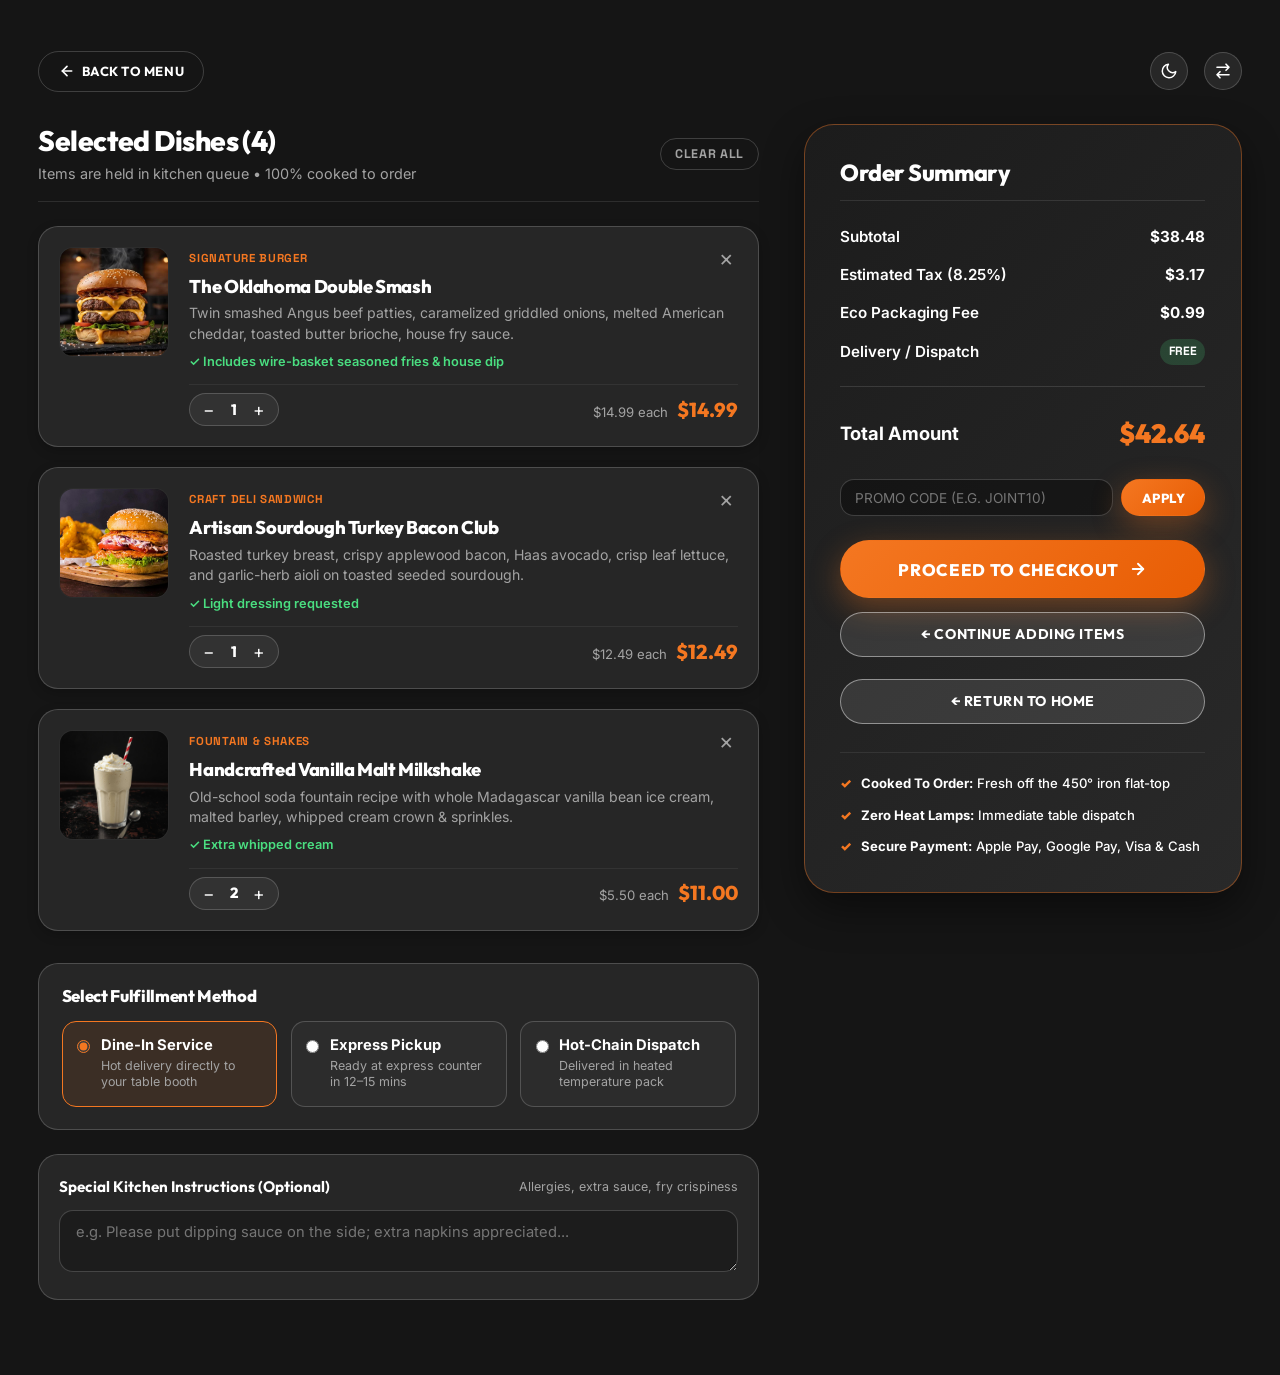
<file: cart.html>
<!DOCTYPE html>
<html lang="en">
<head>
  <meta charset="UTF-8">
  <meta name="viewport" content="width=device-width, initial-scale=1.0">
  <title>Your Order Cart &bull; Burger &amp; Sandwich Joint</title>
  <meta name="description" content="Review your freshly seared burger and sandwich order, customize preparation notes, and proceed to secure checkout.">
  <link rel="icon" type="image/svg+xml" href="images/logo.svg">
  <link rel="stylesheet" href="assets/css/style.css">
  <script>
    (function() {
      var savedDir = localStorage.getItem('joint_direction');
      if (savedDir === 'rtl') {
        document.documentElement.setAttribute('dir', 'rtl');
      } else {
        document.documentElement.setAttribute('dir', 'ltr');
      }
      var savedTheme = localStorage.getItem('joint_theme');
      if (savedTheme === 'light') {
        document.documentElement.setAttribute('data-theme', 'light');
      }
    })();
  </script>
</head>
<body>

  <!-- ==================== MAIN CONTENT ==================== -->
  <main id="mainContent">

    <!-- CART WORKSPACE -->
    <section class="section section-dark" id="cartWorkspace" style="min-height: 100vh; padding: clamp(2rem, 4vw, 3.5rem) 0;">
      <div class="container">
        
        <!-- Top Back Navigation & Theme Controls -->
        <div class="cart-top-nav">
          <a href="menu.html" class="btn btn-secondary btn-sm" style="display: inline-flex; align-items: center; gap: 0.45rem;">
            <svg width="16" height="16" viewBox="0 0 24 24" fill="none" stroke="currentColor" stroke-width="2.5" stroke-linecap="round" stroke-linejoin="round" aria-hidden="true"><line x1="19" y1="12" x2="5" y2="12"></line><polyline points="12 19 5 12 12 5"></polyline></svg>
            <span>Back to Menu</span>
          </a>
          <div class="cart-top-controls" style="display: flex; align-items: center; gap: 0.6rem;">
            <button type="button" class="nav-action-btn theme-toggle" aria-label="Toggle light / dark theme" title="Toggle Light / Dark Theme">
              <svg class="theme-icon moon-icon" width="18" height="18" viewBox="0 0 24 24" fill="none" stroke="currentColor" stroke-width="2" stroke-linecap="round" stroke-linejoin="round" aria-hidden="true"><path d="M21 12.79A9 9 0 1 1 11.21 3 7 7 0 0 0 21 12.79z"/></svg>
              <svg class="theme-icon sun-icon" width="18" height="18" viewBox="0 0 24 24" fill="none" stroke="currentColor" stroke-width="2" stroke-linecap="round" stroke-linejoin="round" aria-hidden="true"><circle cx="12" cy="12" r="5"/><line x1="12" y1="1" x2="12" y2="3"/><line x1="12" y1="21" x2="12" y2="23"/><line x1="4.22" y1="4.22" x2="5.64" y2="5.64"/><line x1="18.36" y1="18.36" x2="19.78" y2="19.78"/><line x1="1" y1="12" x2="3" y2="12"/><line x1="21" y1="12" x2="23" y2="12"/><line x1="4.22" y1="19.78" x2="5.64" y2="18.36"/><line x1="18.36" y1="5.64" x2="19.78" y2="4.22"/></svg>
            </button>
            <button type="button" class="nav-action-btn rtl-toggle" aria-label="Toggle RTL layout" title="Toggle RTL / LTR layout">
              <svg class="rtl-icon" width="18" height="18" viewBox="0 0 24 24" fill="none" stroke="currentColor" stroke-width="2.2" stroke-linecap="round" stroke-linejoin="round" aria-hidden="true">
                <path d="M4 7h16M16 3l4 4-4 4"/>
                <path d="M20 17H4M8 13l-4 4 4 4"/>
              </svg>
            </button>
          </div>
        </div>

        <div class="cart-layout" id="cartContainer">
          
          <!-- LEFT COLUMN: CART ITEMS & SPECIAL REQUESTS -->
          <div class="cart-items-column">
            
            <div class="cart-panel-header">
              <div>
                <h1 class="cart-panel-title">Selected Dishes (<span id="cartCountTitle">3</span>)</h1>
                <p class="cart-panel-subtitle">Items are held in kitchen queue &bull; 100% cooked to order</p>
              </div>
              <button type="button" class="btn-clear-cart" id="clearCartBtn" title="Clear all items">Clear All</button>
            </div>

            <!-- Cart Items List -->
            <div class="cart-items-list" id="cartItemsList">
              
              <!-- ITEM 1 -->
              <div class="cart-item-card" data-id="item-1" data-unit-price="14.99">
                <div class="cart-item-img-wrap">
                  <img src="images/image-1.png" alt="The Oklahoma Double Smash" loading="lazy">
                </div>
                <div class="cart-item-info">
                  <div class="cart-item-top">
                    <span class="cart-item-category">Signature Burger</span>
                    <button type="button" class="cart-item-remove" aria-label="Remove item" title="Remove">&times;</button>
                  </div>
                  <h3 class="cart-item-title">The Oklahoma Double Smash</h3>
                  <p class="cart-item-desc">Twin smashed Angus beef patties, caramelized griddled onions, melted American cheddar, toasted butter brioche, house fry sauce.</p>
                  <div class="cart-item-addon">&check; Includes wire-basket seasoned fries &amp; house dip</div>
                  <div class="cart-item-bottom">
                    <div class="qty-stepper">
                      <button type="button" class="qty-btn qty-minus" aria-label="Decrease quantity">&minus;</button>
                      <span class="qty-val">1</span>
                      <button type="button" class="qty-btn qty-plus" aria-label="Increase quantity">&#43;</button>
                    </div>
                    <div class="cart-item-price-wrap">
                      <span class="unit-price">$14.99 each</span>
                      <strong class="item-total">$14.99</strong>
                    </div>
                  </div>
                </div>
              </div>

              <!-- ITEM 2 -->
              <div class="cart-item-card" data-id="item-2" data-unit-price="12.49">
                <div class="cart-item-img-wrap">
                  <img src="images/image-23.png" alt="Artisan Sourdough Turkey Bacon Club" loading="lazy">
                </div>
                <div class="cart-item-info">
                  <div class="cart-item-top">
                    <span class="cart-item-category">Craft Deli Sandwich</span>
                    <button type="button" class="cart-item-remove" aria-label="Remove item" title="Remove">&times;</button>
                  </div>
                  <h3 class="cart-item-title">Artisan Sourdough Turkey Bacon Club</h3>
                  <p class="cart-item-desc">Roasted turkey breast, crispy applewood bacon, Haas avocado, crisp leaf lettuce, and garlic-herb aioli on toasted seeded sourdough.</p>
                  <div class="cart-item-addon">&check; Light dressing requested</div>
                  <div class="cart-item-bottom">
                    <div class="qty-stepper">
                      <button type="button" class="qty-btn qty-minus" aria-label="Decrease quantity">&minus;</button>
                      <span class="qty-val">1</span>
                      <button type="button" class="qty-btn qty-plus" aria-label="Increase quantity">&#43;</button>
                    </div>
                    <div class="cart-item-price-wrap">
                      <span class="unit-price">$12.49 each</span>
                      <strong class="item-total">$12.49</strong>
                    </div>
                  </div>
                </div>
              </div>

              <!-- ITEM 3 -->
              <div class="cart-item-card" data-id="item-3" data-unit-price="5.50">
                <div class="cart-item-img-wrap">
                  <img src="images/image-61.png" alt="Handcrafted Vanilla Malt Milkshake" loading="lazy">
                </div>
                <div class="cart-item-info">
                  <div class="cart-item-top">
                    <span class="cart-item-category">Fountain &amp; Shakes</span>
                    <button type="button" class="cart-item-remove" aria-label="Remove item" title="Remove">&times;</button>
                  </div>
                  <h3 class="cart-item-title">Handcrafted Vanilla Malt Milkshake</h3>
                  <p class="cart-item-desc">Old-school soda fountain recipe with whole Madagascar vanilla bean ice cream, malted barley, whipped cream crown &amp; sprinkles.</p>
                  <div class="cart-item-addon">&check; Extra whipped cream</div>
                  <div class="cart-item-bottom">
                    <div class="qty-stepper">
                      <button type="button" class="qty-btn qty-minus" aria-label="Decrease quantity">&minus;</button>
                      <span class="qty-val">2</span>
                      <button type="button" class="qty-btn qty-plus" aria-label="Increase quantity">&#43;</button>
                    </div>
                    <div class="cart-item-price-wrap">
                      <span class="unit-price">$5.50 each</span>
                      <strong class="item-total">$11.00</strong>
                    </div>
                  </div>
                </div>
              </div>

            </div>

            <!-- Fulfillment Method -->
            <div class="fulfillment-box">
              <h4 class="fulfillment-title">Select Fulfillment Method</h4>
              <div class="fulfillment-options">
                <label class="fulfillment-option active">
                  <input type="radio" name="fulfillment" value="dinein" checked>
                  <div class="fulfillment-content">
                    <strong>Dine-In Service</strong>
                    <span>Hot delivery directly to your table booth</span>
                  </div>
                </label>
                <label class="fulfillment-option">
                  <input type="radio" name="fulfillment" value="pickup">
                  <div class="fulfillment-content">
                    <strong>Express Pickup</strong>
                    <span>Ready at express counter in 12–15 mins</span>
                  </div>
                </label>
                <label class="fulfillment-option">
                  <input type="radio" name="fulfillment" value="delivery">
                  <div class="fulfillment-content">
                    <strong>Hot-Chain Dispatch</strong>
                    <span>Delivered in heated temperature pack</span>
                  </div>
                </label>
              </div>
            </div>

            <!-- Special Instructions Box -->
            <div class="cart-notes-box">
              <label for="kitchenNotes" class="cart-notes-label">
                <span>Special Kitchen Instructions (Optional)</span>
                <span class="notes-hint">Allergies, extra sauce, fry crispiness</span>
              </label>
              <textarea id="kitchenNotes" class="cart-notes-input" rows="2" placeholder="e.g. Please put dipping sauce on the side; extra napkins appreciated..."></textarea>
            </div>

            <!-- Empty Cart State (Hidden by default) -->
            <div class="empty-cart-state" id="emptyCartView" style="display: none;">
              <div class="empty-cart-icon">🛒</div>
              <h3>YOUR CART IS CURRENTLY EMPTY</h3>
              <p>Looks like you haven't added any burgers, sandwiches, or combo platters to your order yet.</p>
              <a href="menu.html" class="btn btn-primary btn-lg">Explore Our Full Menu &rarr;</a>
            </div>

          </div>

          <!-- RIGHT COLUMN: STICKY ORDER SUMMARY -->
          <div class="cart-summary-column">
            <div class="cart-summary-card">
              <h3 class="summary-card-title">Order Summary</h3>
              
              <div class="summary-breakdown">
                <div class="summary-row">
                  <span>Subtotal</span>
                  <span id="subtotalVal">$38.48</span>
                </div>
                <div class="summary-row">
                  <span>Estimated Tax (8.25%)</span>
                  <span id="taxVal">$3.17</span>
                </div>
                <div class="summary-row">
                  <span>Eco Packaging Fee</span>
                  <span id="ecoVal">$0.99</span>
                </div>
                <div class="summary-row discount-row" id="discountRow" style="display: none;">
                  <span>Promo Discount (<span id="promoCodeApplied"></span>)</span>
                  <span id="discountVal">&minus;$5.00</span>
                </div>
                <div class="summary-row delivery-row">
                  <span>Delivery / Dispatch</span>
                  <span class="free-pill">FREE</span>
                </div>
                <div class="summary-divider"></div>
                <div class="summary-total-row">
                  <strong>Total Amount</strong>
                  <strong class="total-amount" id="totalAmountVal">$42.64</strong>
                </div>
              </div>

              <!-- Promo Code Input -->
              <div class="promo-box">
                <div class="promo-input-wrap">
                  <input type="text" id="promoInput" placeholder="Promo code (e.g. JOINT10)" aria-label="Promo code">
                  <button type="button" class="btn btn-primary btn-sm" id="applyPromoBtn">Apply</button>
                </div>
                <div class="promo-feedback" id="promoFeedback"></div>
              </div>

              <!-- Action Buttons -->
              <div class="summary-actions">
                <button type="button" class="btn btn-primary btn-lg btn-checkout" id="checkoutBtn">
                  <span>Proceed to Checkout</span>
                  <svg width="18" height="18" viewBox="0 0 24 24" fill="none" stroke="currentColor" stroke-width="2.5" stroke-linecap="round" stroke-linejoin="round" aria-hidden="true"><line x1="5" y1="12" x2="19" y2="12"></line><polyline points="12 5 19 12 12 19"></polyline></svg>
                </button>
                <a href="menu.html" class="btn btn-secondary btn-continue">
                  &larr; Continue Adding Items
                </a>
                <a href="index.html" class="btn btn-secondary btn-continue" style="margin-top: 0.5rem; text-align: center;">
                  &larr; Return to Home
                </a>
              </div>

              <!-- Order Guarantee & Security Badges -->
              <div class="summary-perks">
                <div class="summary-perk-item">
                  <span class="perk-icon">&check;</span>
                  <span><strong>Cooked To Order:</strong> Fresh off the 450&deg; iron flat-top</span>
                </div>
                <div class="summary-perk-item">
                  <span class="perk-icon">&check;</span>
                  <span><strong>Zero Heat Lamps:</strong> Immediate table dispatch</span>
                </div>
                <div class="summary-perk-item">
                  <span class="perk-icon">&check;</span>
                  <span><strong>Secure Payment:</strong> Apple Pay, Google Pay, Visa &amp; Cash</span>
                </div>
              </div>

            </div>
          </div>

        </div>

      </div>
    </section>

  </main>

  <!-- Product Details Modal (Reused) -->
  <div class="modal-overlay" id="productModal" role="dialog" aria-modal="true" aria-labelledby="modalTitle">
    <div class="modal-content">
      <button class="modal-close-btn" aria-label="Close dialog">&times;</button>
      <div class="modal-body">
        <div class="modal-media">
          <img src="images/image-1.png" alt="Dish photo" class="modal-img">
        </div>
        <div class="modal-info">
          <div class="modal-header-row">
            <h3 class="modal-title" id="modalTitle">Product Details</h3>
            <span class="modal-price">$0.00</span>
          </div>
          <p class="modal-desc"></p>
          <div class="modal-ingredients-section">
            <h4 class="modal-ingredients-heading">Featured Ingredients:</h4>
            <div class="modal-ingredients"></div>
          </div>
          <div class="modal-action-wrap">
            <a href="contact.html" class="btn btn-primary btn-lg" style="width: 100%;">Order Now at Joint &rarr;</a>
          </div>
        </div>
      </div>
    </div>
  </div>

  <script src="assets/js/main.js"></script>
  <!-- Cart Specific Interactive Controller -->
  <script>
    document.addEventListener('DOMContentLoaded', () => {
      initCartInteractions();
    });

    function initCartInteractions() {
      const cartItemsList = document.getElementById('cartItemsList');
      const cartContainer = document.getElementById('cartContainer');
      const emptyCartView = document.getElementById('emptyCartView');
      const cartCountTitle = document.getElementById('cartCountTitle');
      const navCartBadge = document.getElementById('navCartBadge');
      const headerCartBadges = document.querySelectorAll('.cart-badge, .cart-count-pill');
      
      const subtotalEl = document.getElementById('subtotalVal');
      const taxEl = document.getElementById('taxVal');
      const totalEl = document.getElementById('totalAmountVal');
      const discountRow = document.getElementById('discountRow');
      const discountValEl = document.getElementById('discountVal');
      const promoCodeAppliedEl = document.getElementById('promoCodeApplied');
      const promoInput = document.getElementById('promoInput');
      const applyPromoBtn = document.getElementById('applyPromoBtn');
      const promoFeedback = document.getElementById('promoFeedback');
      const clearCartBtn = document.getElementById('clearCartBtn');
      const checkoutBtn = document.getElementById('checkoutBtn');

      let discountAmount = 0;
      let appliedCode = '';

      function recalculateTotals() {
        const itemCards = document.querySelectorAll('.cart-item-card');
        let totalItems = 0;
        let subtotal = 0;

        itemCards.forEach(card => {
          const unitPrice = parseFloat(card.getAttribute('data-unit-price') || '0');
          const qty = parseInt(card.querySelector('.qty-val').textContent.trim() || '1', 10);
          const itemTotal = unitPrice * qty;
          card.querySelector('.item-total').textContent = '$' + itemTotal.toFixed(2);
          totalItems += qty;
          subtotal += itemTotal;
        });

        if (totalItems === 0) {
          if (cartItemsList) cartItemsList.style.display = 'none';
          const fulfillBox = document.querySelector('.fulfillment-box');
          const notesBox = document.querySelector('.cart-notes-box');
          if (fulfillBox) fulfillBox.style.display = 'none';
          if (notesBox) notesBox.style.display = 'none';
          if (emptyCartView) emptyCartView.style.display = 'block';
          if (clearCartBtn) clearCartBtn.style.display = 'none';
        } else {
          if (cartItemsList) cartItemsList.style.display = 'flex';
          const fulfillBox = document.querySelector('.fulfillment-box');
          const notesBox = document.querySelector('.cart-notes-box');
          if (fulfillBox) fulfillBox.style.display = 'block';
          if (notesBox) notesBox.style.display = 'block';
          if (emptyCartView) emptyCartView.style.display = 'none';
          if (clearCartBtn) clearCartBtn.style.display = 'inline-block';
        }

        if (cartCountTitle) cartCountTitle.textContent = totalItems;
        headerCartBadges.forEach(badge => {
          if (badge.classList.contains('cart-count-pill')) {
            badge.textContent = totalItems + ' items';
          } else {
            badge.textContent = totalItems;
          }
        });

        const tax = subtotal * 0.0825;
        const ecoFee = subtotal > 0 ? 0.99 : 0;
        const netTotal = Math.max(0, subtotal + tax + ecoFee - discountAmount);

        if (subtotalEl) subtotalEl.textContent = '$' + subtotal.toFixed(2);
        if (taxEl) taxEl.textContent = '$' + tax.toFixed(2);
        if (totalEl) totalEl.textContent = '$' + netTotal.toFixed(2);
      }

      // Quantity buttons & item removal
      if (cartItemsList) {
        cartItemsList.addEventListener('click', (e) => {
          const target = e.target;
          const card = target.closest('.cart-item-card');
          if (!card) return;

          // Plus
          if (target.classList.contains('qty-plus')) {
            const qtyVal = card.querySelector('.qty-val');
            let q = parseInt(qtyVal.textContent.trim(), 10) || 1;
            q++;
            qtyVal.textContent = q;
            recalculateTotals();
          }

          // Minus
          if (target.classList.contains('qty-minus')) {
            const qtyVal = card.querySelector('.qty-val');
            let q = parseInt(qtyVal.textContent.trim(), 10) || 1;
            if (q > 1) {
              q--;
              qtyVal.textContent = q;
              recalculateTotals();
            } else {
              // Remove if drops to zero
              card.remove();
              recalculateTotals();
            }
          }

          // Remove button
          if (target.classList.contains('cart-item-remove')) {
            card.style.opacity = '0';
            card.style.transform = 'translateX(20px)';
            card.style.transition = 'all 0.3s ease';
            setTimeout(() => {
              card.remove();
              recalculateTotals();
            }, 300);
          }
        });
      }

      // Clear all
      if (clearCartBtn) {
        clearCartBtn.addEventListener('click', () => {
          if (confirm('Are you sure you want to clear all items from your order?')) {
            const cards = document.querySelectorAll('.cart-item-card');
            cards.forEach(c => c.remove());
            recalculateTotals();
          }
        });
      }

      // Fulfillment selection
      const fulfillmentOptions = document.querySelectorAll('.fulfillment-option');
      fulfillmentOptions.forEach(opt => {
        opt.addEventListener('click', () => {
          fulfillmentOptions.forEach(o => o.classList.remove('active'));
          opt.classList.add('active');
        });
      });

      // Promo Code
      if (applyPromoBtn && promoInput) {
        applyPromoBtn.addEventListener('click', () => {
          const code = promoInput.value.trim().toUpperCase();
          if (!code) {
            promoFeedback.textContent = 'Please enter a valid coupon code.';
            promoFeedback.className = 'promo-feedback error';
            return;
          }
          if (code === 'JOINT10' || code === 'BURGER10' || code === 'FLAVOUR' || code === 'SAVE5') {
            discountAmount = 5.00;
            appliedCode = code;
            promoFeedback.textContent = 'Success! $' + discountAmount.toFixed(2) + ' discount applied.';
            promoFeedback.className = 'promo-feedback success';
            if (discountRow) discountRow.style.display = 'flex';
            if (promoCodeAppliedEl) promoCodeAppliedEl.textContent = code;
            recalculateTotals();
          } else {
            promoFeedback.textContent = 'Code not recognized. Try promo code: JOINT10';
            promoFeedback.className = 'promo-feedback error';
          }
        });
      }

      // Checkout Button
      if (checkoutBtn) {
        checkoutBtn.addEventListener('click', () => {
          const totalVal = totalEl ? totalEl.textContent : '$42.64';
          alert(`Order Confirmed!\nTotal: ${totalVal}\nYour ticket has been sent to our kitchen flat-top line. Pick-up / table service ready in 15 minutes!`);
        });
      }

      recalculateTotals();
    }
  </script>
</body>
</html>
</file>
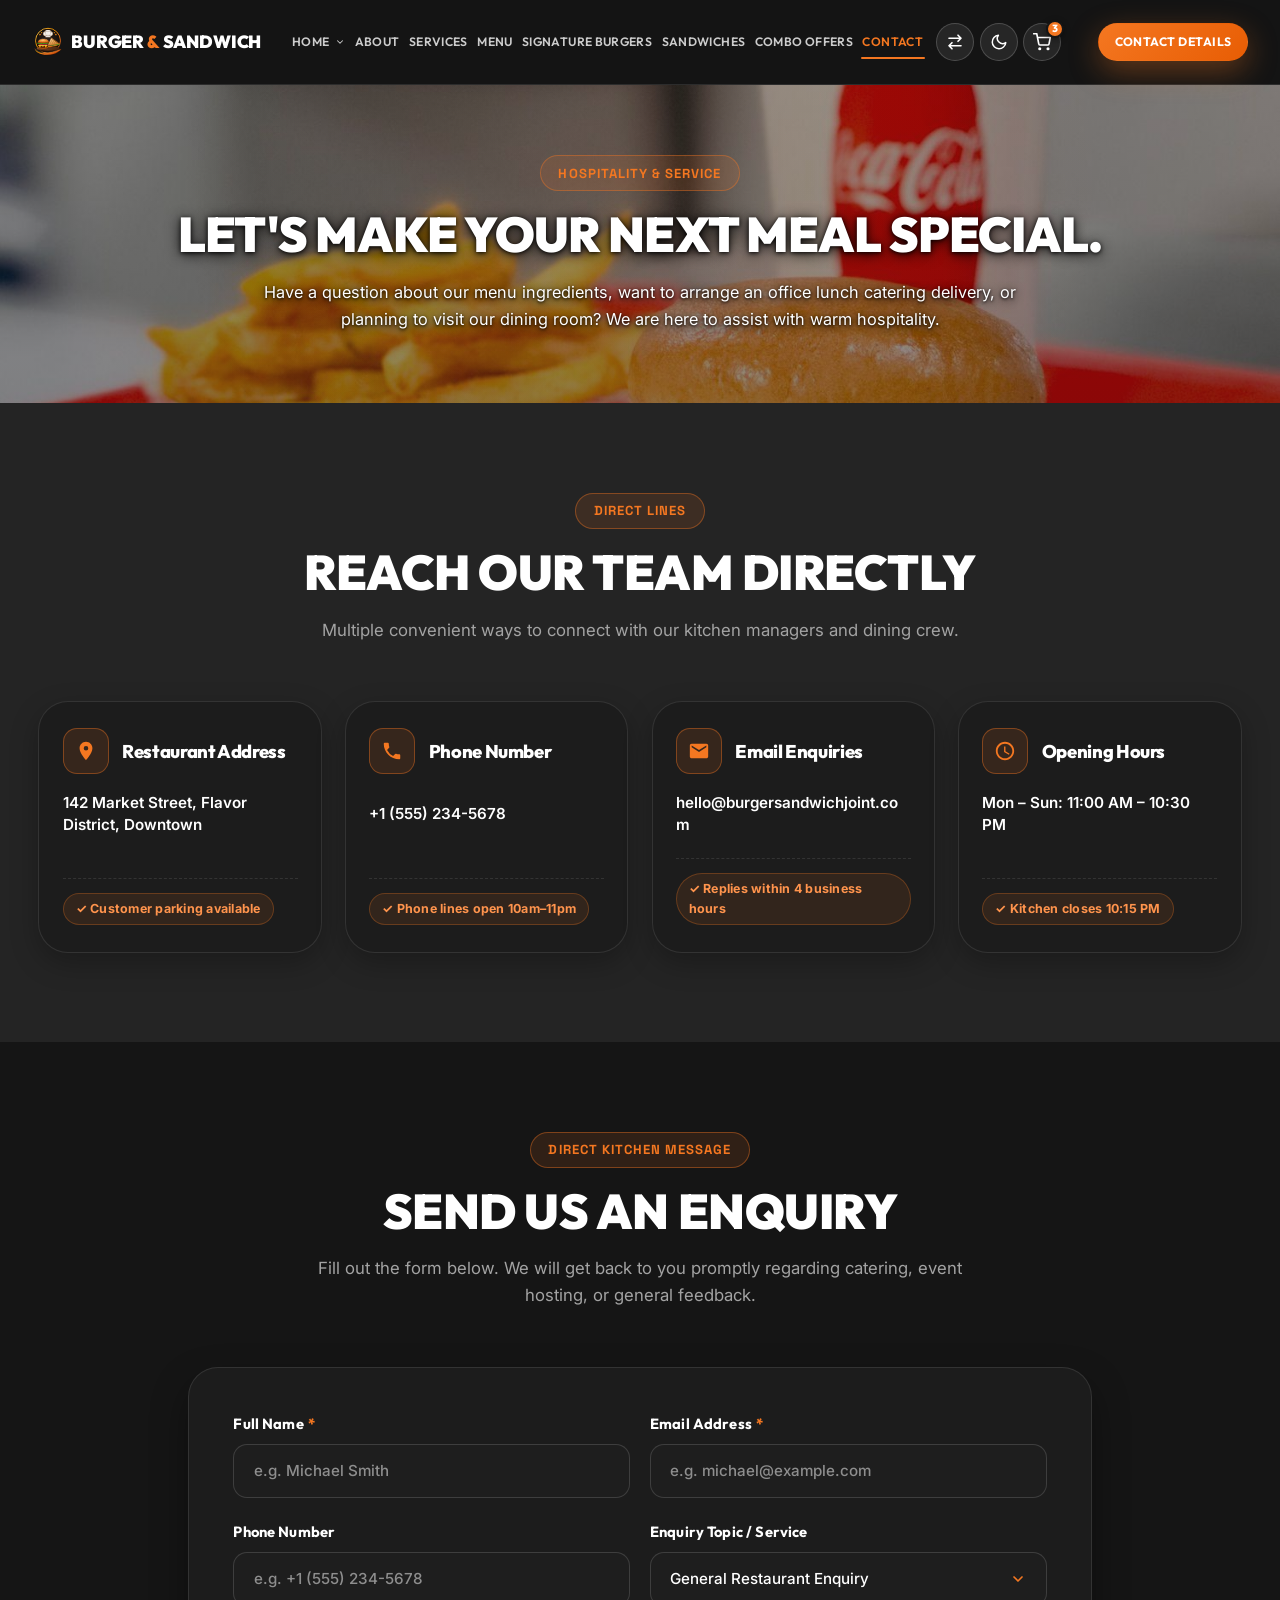
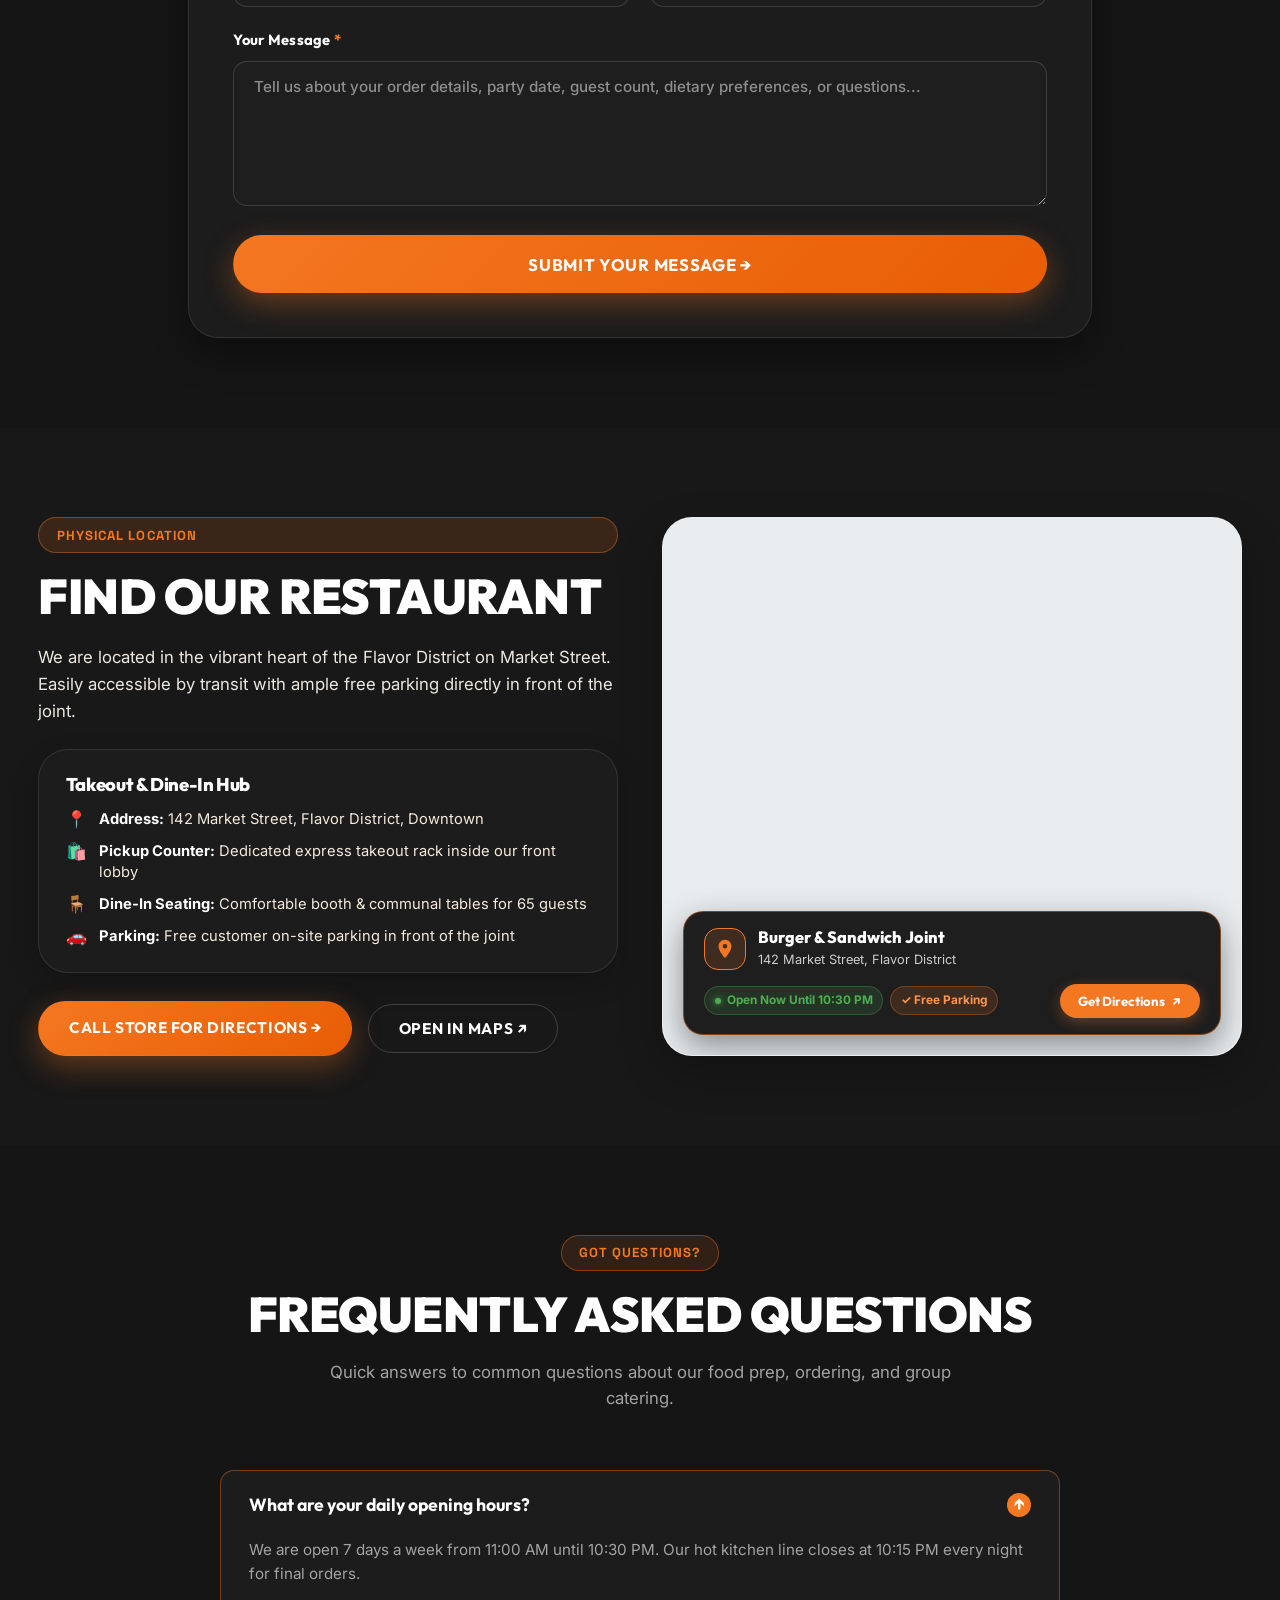
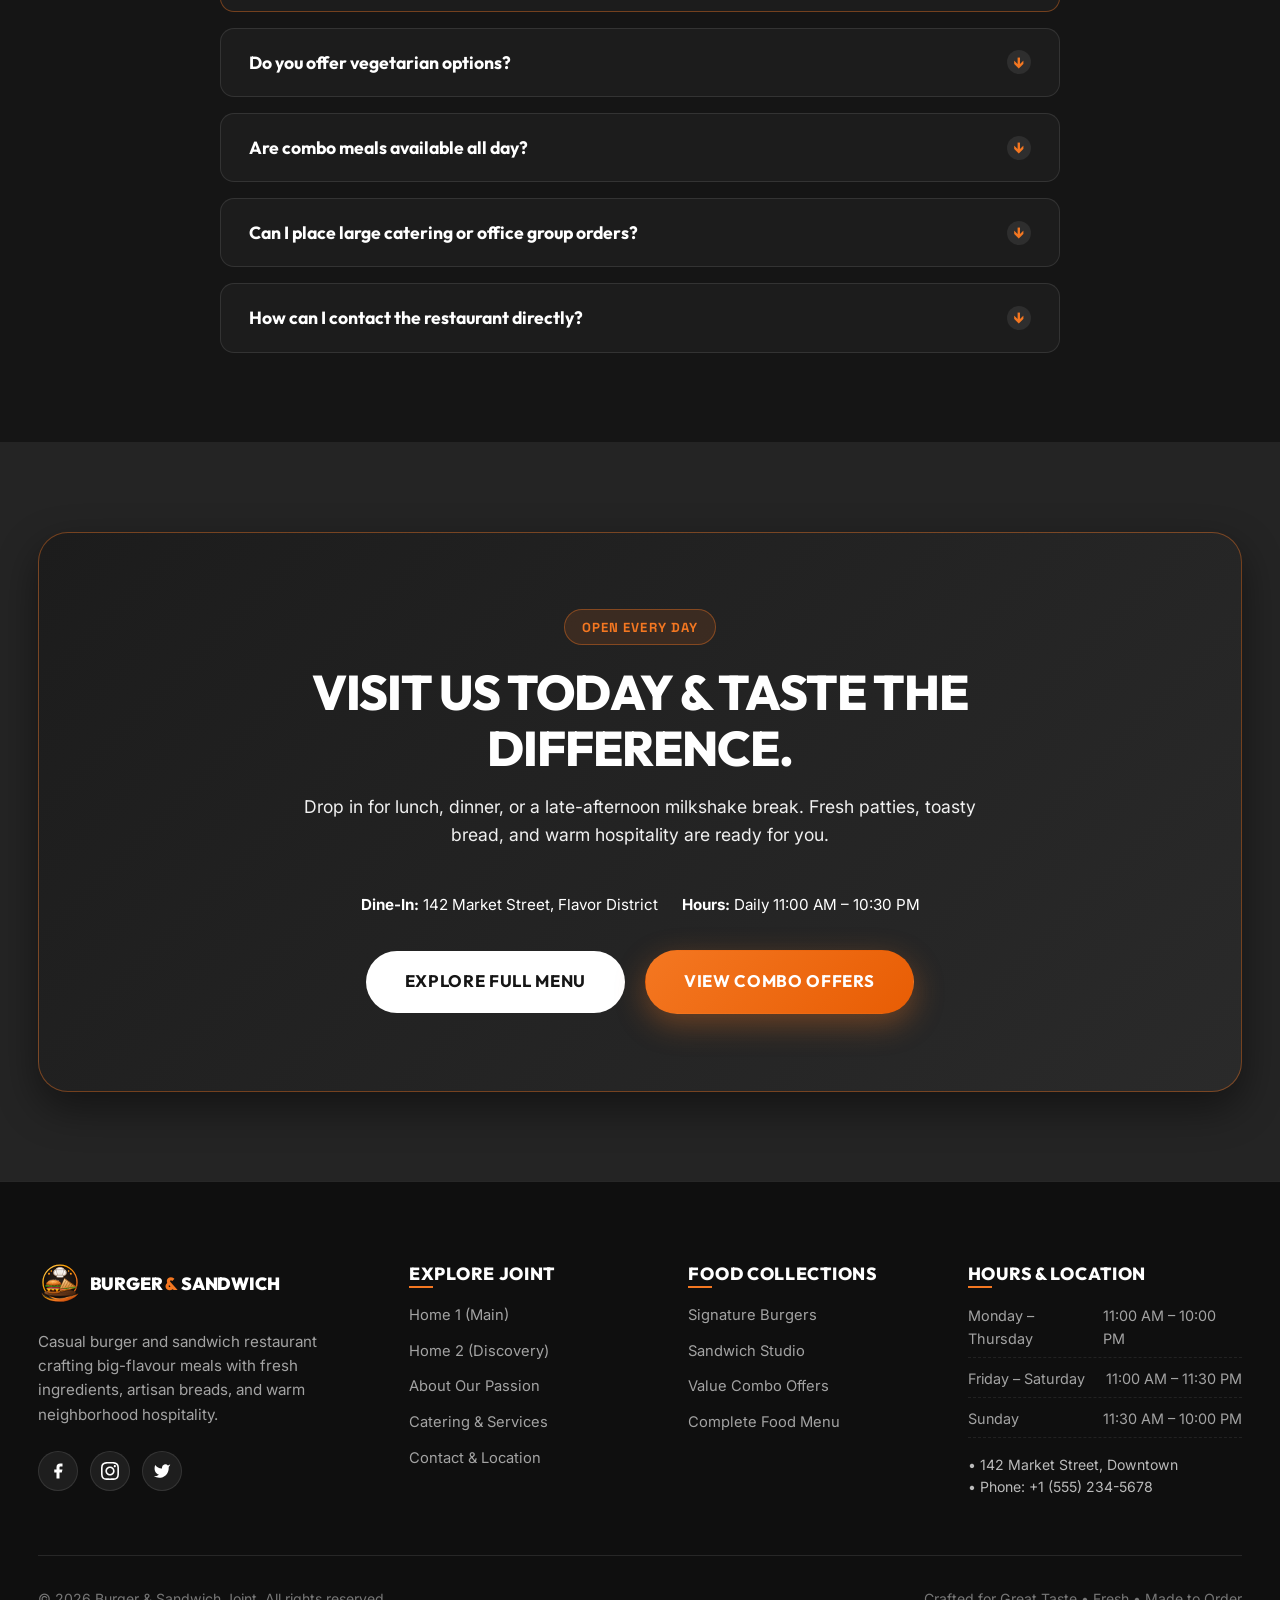
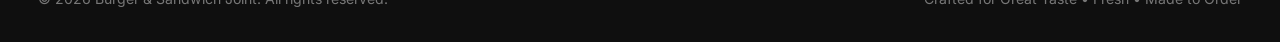
<file: contact.html>
<!DOCTYPE html>
<html lang="en">
<head>
  <meta charset="UTF-8">
  <meta name="viewport" content="width=device-width, initial-scale=1.0">
  <title>Contact Us | Location, Hours &amp; Enquiries | Burger &amp; Sandwich Joint</title>
  <meta name="description" content="Get in touch with Burger &amp; Sandwich Joint. Check opening hours, submit catering enquiries, find our downtown location, and read frequently asked questions.">
  <link rel="stylesheet" href="assets/css/style.css">
  <script>
    (function() {
      try {
        var d = localStorage.getItem('joint_direction');
        if (d === 'rtl') document.documentElement.setAttribute('dir', 'rtl');
        var t = localStorage.getItem('joint_theme');
        if (t === 'light') document.documentElement.setAttribute('data-theme', 'light');
      } catch(e) {}
    })();
  </script>
  <link rel="icon" type="image/svg+xml" href="images/logo.svg">
</head>
<body>

  <!-- ==================== HEADER / NAVBAR ==================== -->
  <header class="site-header">
    <div class="container">
      <div class="header-inner">
        <a href="index.html" class="brand-logo" aria-label="Burger &amp; Sandwich Joint Home">
          <img src="images/logo.svg" alt="Burger &amp; Sandwich Joint Logo" class="brand-logo-img" width="38" height="38">
          <span>BURGER <span class="logo-highlight">&amp;</span> SANDWICH</span>
        </a>

        <nav class="nav-menu" aria-label="Primary Navigation">
          <div class="nav-dropdown">
            <a href="index.html" class="nav-link nav-dropdown-toggle" aria-haspopup="true" aria-expanded="false">
              <span>Home</span>
              <svg class="dropdown-arrow" width="10" height="10" viewBox="0 0 24 24" fill="none" stroke="currentColor" stroke-width="2.5" stroke-linecap="round" stroke-linejoin="round" aria-hidden="true"><polyline points="6 9 12 15 18 9"></polyline></svg>
            </a>
            <div class="nav-dropdown-menu">
              <a href="index.html" class="nav-dropdown-link">Home 1</a>
              <a href="home-2.html" class="nav-dropdown-link">Home 2</a>
            </div>
          </div>
          <a href="about.html" class="nav-link">About</a>
          <a href="services.html" class="nav-link">Services</a>
          <a href="menu.html" class="nav-link">Menu</a>
          <a href="burgers.html" class="nav-link">Signature Burgers</a>
          <a href="sandwiches.html" class="nav-link">Sandwiches</a>
          <a href="combo-offers.html" class="nav-link">Combo Offers</a>
          <a href="contact.html" class="nav-link active">Contact</a>
          <!-- RTL Layout & Light/Dark Theme Toggles (Placed immediately after Contact) -->
          <button type="button" class="nav-action-btn rtl-toggle" aria-label="Toggle RTL layout" title="Toggle RTL / LTR layout">
            <svg class="rtl-icon" width="18" height="18" viewBox="0 0 24 24" fill="none" stroke="currentColor" stroke-width="2.2" stroke-linecap="round" stroke-linejoin="round" aria-hidden="true">
              <path d="M4 7h16M16 3l4 4-4 4"/>
              <path d="M20 17H4M8 13l-4 4 4 4"/>
            </svg>
            <span class="rtl-text sr-only">RTL</span>
          </button>
          <button type="button" class="nav-action-btn theme-toggle" aria-label="Toggle light / dark theme" title="Toggle Light / Dark Theme">
            <svg class="theme-icon moon-icon" width="18" height="18" viewBox="0 0 24 24" fill="none" stroke="currentColor" stroke-width="2" stroke-linecap="round" stroke-linejoin="round" aria-hidden="true"><path d="M21 12.79A9 9 0 1 1 11.21 3 7 7 0 0 0 21 12.79z"/></svg>
            <svg class="theme-icon sun-icon" width="18" height="18" viewBox="0 0 24 24" fill="none" stroke="currentColor" stroke-width="2" stroke-linecap="round" stroke-linejoin="round" aria-hidden="true"><circle cx="12" cy="12" r="5"/><line x1="12" y1="1" x2="12" y2="3"/><line x1="12" y1="21" x2="12" y2="23"/><line x1="4.22" y1="4.22" x2="5.64" y2="5.64"/><line x1="18.36" y1="18.36" x2="19.78" y2="19.78"/><line x1="1" y1="12" x2="3" y2="12"/><line x1="21" y1="12" x2="23" y2="12"/><line x1="4.22" y1="19.78" x2="5.64" y2="18.36"/><line x1="18.36" y1="5.64" x2="19.78" y2="4.22"/></svg>
          </button>
          <a href="cart.html" class="nav-action-btn cart-btn" aria-label="Shopping Cart" title="View Cart">
            <svg class="cart-icon" width="18" height="18" viewBox="0 0 24 24" fill="none" stroke="currentColor" stroke-width="2.2" stroke-linecap="round" stroke-linejoin="round" aria-hidden="true">
              <circle cx="9" cy="21" r="1"></circle>
              <circle cx="20" cy="21" r="1"></circle>
              <path d="M1 1h4l2.68 13.39a2 2 0 0 0 2 1.61h9.72a2 2 0 0 0 2-1.61L23 6H6"></path>
            </svg>
            <span class="cart-badge">3</span>
          </a>
        </nav>

        <div class="header-actions">
          <a href="contact.html" class="btn btn-primary btn-sm">Contact Details</a>
          <button class="hamburger" aria-label="Toggle mobile menu" aria-expanded="false">
            <span></span>
            <span></span>
            <span></span>
          </button>
        </div>
      </div>
    </div>
  </header>

  <!-- Mobile Drawer & Backdrop -->
  <div class="drawer-backdrop"></div>
  <aside class="mobile-drawer" aria-label="Mobile Navigation Drawer">
    <div class="mobile-nav-links">
      <div class="mobile-drawer-dropdown">
        <button type="button" class="mobile-nav-link mobile-dropdown-toggle" aria-expanded="false">
          <span>Home</span>
          <svg class="drawer-dropdown-arrow" width="12" height="12" viewBox="0 0 24 24" fill="none" stroke="currentColor" stroke-width="2.5" stroke-linecap="round" stroke-linejoin="round" aria-hidden="true"><polyline points="6 9 12 15 18 9"></polyline></svg>
        </button>
        <div class="mobile-submenu">
          <a href="index.html" class="mobile-sublink">Home 1</a>
          <a href="home-2.html" class="mobile-sublink">Home 2</a>
        </div>
      </div>
      <a href="about.html" class="mobile-nav-link"><span>About</span> <span class="drawer-arrow">&rarr;</span></a>
      <a href="services.html" class="mobile-nav-link"><span>Services</span> <span class="drawer-arrow">&rarr;</span></a>
      <a href="menu.html" class="mobile-nav-link"><span>Menu</span> <span class="drawer-arrow">&rarr;</span></a>
      <a href="burgers.html" class="mobile-nav-link"><span>Signature Burgers</span> <span class="drawer-arrow">&rarr;</span></a>
      <a href="sandwiches.html" class="mobile-nav-link"><span>Sandwiches</span> <span class="drawer-arrow">&rarr;</span></a>
      <a href="combo-offers.html" class="mobile-nav-link"><span>Combo Offers</span> <span class="drawer-arrow">&rarr;</span></a>
      <a href="contact.html" class="mobile-nav-link active"><span>Contact</span> <span class="drawer-arrow">&rarr;</span></a>
    </div>
        <div class="mobile-drawer-footer">
      <div class="drawer-action-toggles">
        <div class="drawer-action-icons">
          <button type="button" class="nav-action-btn rtl-toggle" aria-label="Toggle RTL layout" title="Switch text direction">
            <span class="rtl-text sr-only">RTL</span>
            <svg class="rtl-icon" width="18" height="18" viewBox="0 0 24 24" fill="none" stroke="currentColor" stroke-width="2.2" stroke-linecap="round" stroke-linejoin="round" aria-hidden="true">
              <path d="M4 7h16M16 3l4 4-4 4"/>
              <path d="M20 17H4M8 13l-4 4 4 4"/>
            </svg>
          </button>
          <button type="button" class="nav-action-btn theme-toggle" aria-label="Toggle light / dark theme" title="Toggle theme">
            <svg class="theme-icon moon-icon" width="18" height="18" viewBox="0 0 24 24" fill="none" stroke="currentColor" stroke-width="2" stroke-linecap="round" stroke-linejoin="round" aria-hidden="true"><path d="M21 12.79A9 9 0 1 1 11.21 3 7 7 0 0 0 21 12.79z"/></svg>
            <svg class="theme-icon sun-icon" width="18" height="18" viewBox="0 0 24 24" fill="none" stroke="currentColor" stroke-width="2" stroke-linecap="round" stroke-linejoin="round" aria-hidden="true"><circle cx="12" cy="12" r="5"/><line x1="12" y1="1" x2="12" y2="3"/><line x1="12" y1="21" x2="12" y2="23"/><line x1="4.22" y1="4.22" x2="5.64" y2="5.64"/><line x1="18.36" y1="18.36" x2="19.78" y2="19.78"/><line x1="1" y1="12" x2="3" y2="12"/><line x1="21" y1="12" x2="23" y2="12"/><line x1="4.22" y1="19.78" x2="5.64" y2="18.36"/><line x1="18.36" y1="5.64" x2="19.78" y2="4.22"/></svg>
            <span class="theme-mode-text sr-only">Dark Theme</span>
          </button>
          <a href="cart.html" class="nav-action-btn cart-btn" aria-label="Shopping Cart" title="View Cart">
            <svg class="cart-icon" width="18" height="18" viewBox="0 0 24 24" fill="none" stroke="currentColor" stroke-width="2.2" stroke-linecap="round" stroke-linejoin="round" aria-hidden="true">
              <circle cx="9" cy="21" r="1"></circle>
              <circle cx="20" cy="21" r="1"></circle>
              <path d="M1 1h4l2.68 13.39a2 2 0 0 0 2 1.61h9.72a2 2 0 0 0 2-1.61L23 6H6"></path>
            </svg>
            <span class="cart-badge">3</span>
          </a>
        </div>
        <a href="contact.html" class="btn btn-primary drawer-contact-btn">Contact Details</a>
      </div>
    </div>
  </aside>

  <!-- ==================== MAIN CONTENT (EXACTLY 6 SECTIONS) ==================== -->
  <main id="mainContent">

    <!-- SECTION 1: CONTACT HERO -->
    <section class="page-hero" id="contactHero" style="background-image: linear-gradient(180deg, rgba(10, 10, 10, 0.42) 0%, rgba(15, 15, 15, 0.48) 100%), url('images/image-51.png');">
      <div class="container">
        <div class="page-hero-content text-center">
          <span class="section-tag">Hospitality &amp; Service</span>
          <h1 class="hero-title">LET'S MAKE YOUR NEXT MEAL SPECIAL.</h1>
          <p class="hero-text">
            Have a question about our menu ingredients, want to arrange an office lunch catering delivery, or planning to visit our dining room? We are here to assist with warm hospitality.
          </p>
        </div>
      </div>
    </section>

    <!-- SECTION 2: GET IN TOUCH (CONTACT DETAILS) -->
    <section class="section section-charcoal" id="contactInfo">
      <div class="container">
        <div class="section-header">
          <span class="section-tag">Direct Lines</span>
          <h2 class="section-title">REACH OUR TEAM DIRECTLY</h2>
          <p class="section-desc">Multiple convenient ways to connect with our kitchen managers and dining crew.</p>
        </div>

        <div class="grid-4">
          <!-- Info 1 -->
          <div class="contact-card">
            <div class="contact-card-header">
              <div class="contact-card-icon" aria-hidden="true">
                <svg width="22" height="22" viewBox="0 0 24 24" fill="currentColor"><path d="M12 2C8.13 2 5 5.13 5 9c0 5.25 7 13 7 13s7-7.75 7-13c0-3.87-3.13-7-7-7zm0 9.5a2.5 2.5 0 0 1 0-5 2.5 2.5 0 0 1 0 5z"/></svg>
              </div>
              <h3 class="contact-card-title">Restaurant Address</h3>
            </div>
            <div class="contact-card-body">
              <p class="contact-card-detail">142 Market Street, Flavor District, Downtown</p>
            </div>
            <div class="contact-card-footer">
              <span class="contact-card-badge">&#10003; Customer parking available</span>
            </div>
          </div>

          <!-- Info 2 -->
          <div class="contact-card">
            <div class="contact-card-header">
              <div class="contact-card-icon" aria-hidden="true">
                <svg width="22" height="22" viewBox="0 0 24 24" fill="currentColor"><path d="M6.62 10.79a15.05 15.05 0 0 0 6.59 6.59l2.2-2.2a1 1 0 0 1 1.01-.24c1.12.37 2.33.57 3.58.57a1 1 0 0 1 1 1V20a1 1 0 0 1-1 1C10.61 21 3 13.39 3 4a1 1 0 0 1 1-1h3.5a1 1 0 0 1 1 1c0 1.25.2 2.46.57 3.58a1 1 0 0 1-.25 1.01l-2.2 2.2z"/></svg>
              </div>
              <h3 class="contact-card-title">Phone Number</h3>
            </div>
            <div class="contact-card-body">
              <p class="contact-card-detail"><a href="tel:+15552345678">+1 (555) 234-5678</a></p>
            </div>
            <div class="contact-card-footer">
              <span class="contact-card-badge">&#10003; Phone lines open 10am&ndash;11pm</span>
            </div>
          </div>

          <!-- Info 3 -->
          <div class="contact-card">
            <div class="contact-card-header">
              <div class="contact-card-icon" aria-hidden="true">
                <svg width="22" height="22" viewBox="0 0 24 24" fill="currentColor"><path d="M20 4H4c-1.1 0-1.99.9-1.99 2L2 18c0 1.1.9 2 2 2h16c1.1 0 2-.9 2-2V6c0-1.1-.9-2-2-2zm0 4l-8 5-8-5V6l8 5 8-5v2z"/></svg>
              </div>
              <h3 class="contact-card-title">Email Enquiries</h3>
            </div>
            <div class="contact-card-body">
              <p class="contact-card-detail"><a href="mailto:hello@burgersandwichjoint.com">hello@burgersandwichjoint.com</a></p>
            </div>
            <div class="contact-card-footer">
              <span class="contact-card-badge">&#10003; Replies within 4 business hours</span>
            </div>
          </div>

          <!-- Info 4 -->
          <div class="contact-card">
            <div class="contact-card-header">
              <div class="contact-card-icon" aria-hidden="true">
                <svg width="22" height="22" viewBox="0 0 24 24" fill="currentColor"><path d="M11.99 2C6.47 2 2 6.48 2 12s4.47 10 9.99 10C17.52 22 22 17.52 22 12S17.52 2 11.99 2zM12 20c-4.42 0-8-3.58-8-8s3.58-8 8-8 8 3.58 8 8-3.58 8-8 8zm.5-13H11v6l5.25 3.15.75-1.23-4.5-2.67z"/></svg>
              </div>
              <h3 class="contact-card-title">Opening Hours</h3>
            </div>
            <div class="contact-card-body">
              <p class="contact-card-detail">Mon &ndash; Sun: 11:00 AM &ndash; 10:30 PM</p>
            </div>
            <div class="contact-card-footer">
              <span class="contact-card-badge">&#10003; Kitchen closes 10:15 PM</span>
            </div>
          </div>
        </div>
      </div>
    </section>

    <!-- SECTION 3: CONTACT FORM (VALIDATED INTERACTIVE FORM) -->
    <section class="section section-dark" id="contactForm">
      <div class="container container-narrow">
        <div class="section-header">
          <span class="section-tag">Direct Kitchen Message</span>
          <h2 class="section-title">SEND US AN ENQUIRY</h2>
          <p class="section-desc">Fill out the form below. We will get back to you promptly regarding catering, event hosting, or general feedback.</p>
        </div>

        <div class="contact-form-box">
          <form id="restaurantContactForm" novalidate>
            <div class="form-feedback" role="alert"></div>

            <div class="form-row-2col">
              <div class="form-group">
                <label for="contactName" class="form-label">Full Name <span class="req-star">*</span></label>
                <input type="text" id="contactName" class="form-control" placeholder="e.g. Michael Smith" required>
              </div>
              <div class="form-group">
                <label for="contactEmail" class="form-label">Email Address <span class="req-star">*</span></label>
                <input type="email" id="contactEmail" class="form-control" placeholder="e.g. michael@example.com" required>
              </div>
            </div>

            <div class="form-row-2col">
              <div class="form-group">
                <label for="contactPhone" class="form-label">Phone Number</label>
                <input type="tel" id="contactPhone" class="form-control" placeholder="e.g. +1 (555) 234-5678">
              </div>
              <div class="form-group">
                <label for="contactType" class="form-label">Enquiry Topic / Service</label>
                <select id="contactType" class="form-control">
                  <option value="General Enquiry">General Restaurant Enquiry</option>
                  <option value="Party Catering">Party Catering &amp; Group Orders</option>
                  <option value="Table Reservation">Table Reservation &amp; Dining Seating</option>
                  <option value="Dietary Questions">Dietary &amp; Allergen Questions</option>
                  <option value="Feedback">Dining Experience &amp; Kitchen Feedback</option>
                </select>
              </div>
            </div>

            <div class="form-group">
              <label for="contactMessage" class="form-label">Your Message <span class="req-star">*</span></label>
              <textarea id="contactMessage" class="form-control" rows="5" placeholder="Tell us about your order details, party date, guest count, dietary preferences, or questions..." required></textarea>
            </div>

            <button type="submit" class="btn btn-primary btn-lg" style="width: 100%;">Submit Your Message &rarr;</button>
          </form>
        </div>
      </div>
    </section>

    <!-- SECTION 4: FIND OUR RESTAURANT / LOCATION MAP (SPLIT VISUAL) -->
    <section class="section section-cream" id="restaurantLocation">
      <div class="container">
        <div class="grid-2 location-grid-align">
          <div class="location-details-col">
            <span class="section-tag">Physical Location</span>
            <h2 class="section-title" style="margin-bottom:1.2rem; text-align:left;">FIND OUR RESTAURANT</h2>
            <p class="section-desc" style="margin-bottom:1.5rem; text-align:left;">
              We are located in the vibrant heart of the Flavor District on Market Street. Easily accessible by transit with ample free parking directly in front of the joint.
            </p>
            <div class="location-hub-card">
              <h4 class="location-hub-title">Takeout &amp; Dine-In Hub</h4>
              <ul class="location-hub-list">
                <li><span class="hub-list-icon">&#128205;</span> <div><strong>Address:</strong> 142 Market Street, Flavor District, Downtown</div></li>
                <li><span class="hub-list-icon">&#128717;&#65039;</span> <div><strong>Pickup Counter:</strong> Dedicated express takeout rack inside our front lobby</div></li>
                <li><span class="hub-list-icon">&#129681;</span> <div><strong>Dine-In Seating:</strong> Comfortable booth &amp; communal tables for 65 guests</div></li>
                <li><span class="hub-list-icon">&#128663;</span> <div><strong>Parking:</strong> Free customer on-site parking in front of the joint</div></li>
              </ul>
            </div>
            <div class="location-actions-row">
              <a href="tel:+15552345678" class="btn btn-primary">Call Store for Directions &rarr;</a>
              <button type="button" class="btn btn-secondary js-open-directions" data-maps-url="https://maps.google.com/?q=142+Market+Street">Open in Maps &#8599;</button>
            </div>
          </div>
          <div class="location-map-col">
            <div class="map-container" id="restaurantMapWrap">
              <iframe 
                class="map-iframe" 
                data-map-endpoint="https://maps.google.com/maps?q=142+Market+Street,+San+Francisco,+CA&amp;t=&amp;z=15&amp;ie=UTF8&amp;iwloc=&amp;output=embed" 
                style="border:0;" 
                allowfullscreen="" 
                loading="lazy" 
                referrerpolicy="no-referrer-when-downgrade" 
                title="Burger &amp; Sandwich Joint Google Maps Location">
              </iframe>
              <div class="map-floating-card">
                <div class="map-floating-info">
                  <div class="map-pin-icon-wrap" aria-hidden="true">
                    <svg width="22" height="22" viewBox="0 0 24 24" fill="currentColor"><path d="M12 2C8.13 2 5 5.13 5 9c0 5.25 7 13 7 13s7-7.75 7-13c0-3.87-3.13-7-7-7zm0 9.5a2.5 2.5 0 0 1 0-5 2.5 2.5 0 0 1 0 5z"/></svg>
                  </div>
                  <div>
                    <strong class="map-card-title">Burger &amp; Sandwich Joint</strong>
                    <span class="map-card-address">142 Market Street, Flavor District</span>
                  </div>
                </div>
                <div class="map-card-meta">
                  <span class="map-badge-open">Open Now Until 10:30 PM</span>
                  <span class="map-badge-parking">&#10003; Free Parking</span>
                </div>
                <button type="button" class="map-directions-btn js-open-directions" data-maps-url="https://maps.google.com/?q=142+Market+Street">
                  <span>Get Directions</span> &#8599;
                </button>
              </div>
            </div>
          </div>
        </div>
      </div>
    </section>

    <!-- SECTION 5: FREQUENTLY ASKED QUESTIONS (ACCORDION) -->
    <section class="section section-dark" id="faq">
      <div class="container">
        <div class="section-header">
          <span class="section-tag">Got Questions?</span>
          <h2 class="section-title">FREQUENTLY ASKED QUESTIONS</h2>
          <p class="section-desc">Quick answers to common questions about our food prep, ordering, and group catering.</p>
        </div>

        <div class="faq-accordion">
          <!-- FAQ 1 -->
          <div class="faq-item active">
            <button class="faq-question">
              <span>What are your daily opening hours?</span>
              <span class="faq-icon">&darr;</span>
            </button>
            <div class="faq-answer">
              <p>We are open 7 days a week from 11:00 AM until 10:30 PM. Our hot kitchen line closes at 10:15 PM every night for final orders.</p>
            </div>
          </div>

          <!-- FAQ 2 -->
          <div class="faq-item">
            <button class="faq-question">
              <span>Do you offer vegetarian options?</span>
              <span class="faq-icon">&darr;</span>
            </button>
            <div class="faq-answer">
              <p>Yes! We feature several vegetarian specialties including our Three-Cheese Sourdough Melt, Tandoori Spiced Paneer Melt, Mediterranean Charred Veggie Sandwich, Loaded Nachos, and fresh fruit lemonades.</p>
            </div>
          </div>

          <!-- FAQ 3 -->
          <div class="faq-item">
            <button class="faq-question">
              <span>Are combo meals available all day?</span>
              <span class="faq-icon">&darr;</span>
            </button>
            <div class="faq-answer">
              <p>Yes, all meal deals, solo combos, and family sharing crates are available open to close for both dine-in guests and takeout orders.</p>
            </div>
          </div>

          <!-- FAQ 4 -->
          <div class="faq-item">
            <button class="faq-question">
              <span>Can I place large catering or office group orders?</span>
              <span class="faq-icon">&darr;</span>
            </button>
            <div class="faq-answer">
              <p>Absolutely. We specialize in slider crates (8 mini burgers) and 16-piece sandwich catering platters. For orders over 15 people, we appreciate 24 hours advance notice via our enquiry form or phone.</p>
            </div>
          </div>

          <!-- FAQ 5 -->
          <div class="faq-item">
            <button class="faq-question">
              <span>How can I contact the restaurant directly?</span>
              <span class="faq-icon">&darr;</span>
            </button>
            <div class="faq-answer">
              <p>You can reach our store phone directly at +1 (555) 234-5678, email us at hello@burgersandwichjoint.com, or drop by our dining room at 142 Market Street.</p>
            </div>
          </div>
        </div>
      </div>
    </section>

    <!-- SECTION 6: VISIT US TODAY (CLOSING CTA) -->
    <section class="section section-charcoal" id="visitTodayCta">
      <div class="container">
        <div class="cta-banner" style="background: linear-gradient(135deg, #1C1C1C 0%, #2A2A2A 100%); border: 1px solid var(--border-orange);">
          <div class="cta-banner-content" style="max-width: 720px;">
            <span class="section-tag" style="background:var(--primary-subtle); color:var(--primary); border-color:var(--border-orange);">Open Every Day</span>
            <h2>VISIT US TODAY &amp; TASTE THE DIFFERENCE.</h2>
            <p>
              Drop in for lunch, dinner, or a late-afternoon milkshake break. Fresh patties, toasty bread, and warm hospitality are ready for you.
            </p>
            <div style="display:flex; gap:1.5rem; flex-wrap:wrap; font-size:0.95rem; color:#fff; margin-top:1.5rem;">
              <span><strong>Dine-In:</strong> 142 Market Street, Flavor District</span>
              <span><strong>Hours:</strong> Daily 11:00 AM – 10:30 PM</span>
            </div>
          </div>
          <div class="cta-banner-actions">
            <a href="menu.html" class="btn btn-white btn-lg">Explore Full Menu</a>
            <a href="combo-offers.html" class="btn btn-primary btn-lg">View Combo Offers</a>
          </div>
        </div>
      </div>
    </section>

  </main>

  <!-- ==================== FOOTER ==================== -->
  <footer class="site-footer">
    <div class="container">
      <div class="footer-top">
        <div class="footer-brand">
          <a href="index.html" class="brand-logo" aria-label="Burger &amp; Sandwich Joint">
            <img src="images/logo.svg" alt="Burger &amp; Sandwich Joint Logo" class="brand-logo-img" width="44" height="44">
            <span>BURGER <span class="logo-highlight">&amp;</span> SANDWICH</span>
          </a>
          <p>Casual burger and sandwich restaurant crafting big-flavour meals with fresh ingredients, artisan breads, and warm neighborhood hospitality.</p>
          <div class="footer-socials">
            <a href="#" class="social-link" aria-label="Facebook"><svg width="18" height="18" viewBox="0 0 24 24" fill="currentColor"><path d="M18 2h-3a5 5 0 0 0-5 5v3H7v4h3v8h4v-8h3l1-4h-4V7a1 1 0 0 1 1-1h3z"/></svg></a>
            <a href="#" class="social-link" aria-label="Instagram"><svg width="18" height="18" viewBox="0 0 24 24" fill="currentColor"><path d="M12 2.163c3.204 0 3.584.012 4.85.07 3.252.148 4.771 1.691 4.919 4.919.058 1.265.069 1.645.069 4.849 0 3.205-.012 3.584-.069 4.849-.149 3.225-1.664 4.771-4.919 4.919-1.266.058-1.644.07-4.85.07-3.204 0-3.584-.012-4.849-.07-3.26-.149-4.771-1.699-4.919-4.92-.058-1.265-.07-1.644-.07-4.849 0-3.204.013-3.583.07-4.849.149-3.227 1.664-4.771 4.919-4.919 1.266-.057 1.645-.069 4.849-.069zm0-2.163c-3.259 0-3.667.014-4.947.072-4.358.2-6.78 2.618-6.98 6.98-.059 1.281-.073 1.689-.073 4.948 0 3.259.014 3.668.072 4.948.2 4.358 2.618 6.78 6.98 6.98 1.281.058 1.689.072 4.948.072 3.259 0 3.668-.014 4.948-.072 4.354-.2 6.782-2.618 6.979-6.98.059-1.28.073-1.689.073-4.948 0-3.259-.014-3.667-.072-4.947-.196-4.354-2.617-6.78-6.979-6.98-1.281-.059-1.69-.073-4.949-.073zm0 5.838c-3.403 0-6.162 2.759-6.162 6.162s2.759 6.163 6.162 6.163 6.162-2.759 6.162-6.163c0-3.403-2.759-6.162-6.162-6.162zm0 10.162c-2.209 0-4-1.79-4-4 0-2.209 1.791-4 4-4s4 1.791 4 4c0 2.21-1.791 4-4 4zm6.406-11.845c-.796 0-1.441.645-1.441 1.44s.645 1.44 1.441 1.44c.795 0 1.439-.645 1.439-1.44s-.644-1.44-1.439-1.44z"/></svg></a>
            <a href="#" class="social-link" aria-label="Twitter"><svg width="18" height="18" viewBox="0 0 24 24" fill="currentColor"><path d="M23 3a10.9 10.9 0 0 1-3.14 1.53 4.48 4.48 0 0 0-7.86 3v1A10.66 10.66 0 0 1 3 4s-4 9 5 13a11.64 11.64 0 0 1-7 2c9 5 20 0 20-11.5a4.5 4.5 0 0 0-.08-.83A7.72 7.72 0 0 0 23 3z"/></svg></a>
          </div>
        </div>

        <div class="footer-col">
          <h4>Explore Joint</h4>
          <div class="footer-links">
            <a href="index.html">Home 1 (Main)</a>
            <a href="home-2.html">Home 2 (Discovery)</a>
            <a href="about.html">About Our Passion</a>
            <a href="services.html">Catering &amp; Services</a>
            <a href="contact.html">Contact &amp; Location</a>
          </div>
        </div>

        <div class="footer-col">
          <h4>Food Collections</h4>
          <div class="footer-links">
            <a href="burgers.html">Signature Burgers</a>
            <a href="sandwiches.html">Sandwich Studio</a>
            <a href="combo-offers.html">Value Combo Offers</a>
            <a href="menu.html">Complete Food Menu</a>
          </div>
        </div>

        <div class="footer-col">
          <h4>Hours &amp; Location</h4>
          <div class="footer-hours-list">
            <div class="footer-hours-row">
              <span>Monday – Thursday</span>
              <span>11:00 AM – 10:00 PM</span>
            </div>
            <div class="footer-hours-row">
              <span>Friday – Saturday</span>
              <span>11:00 AM – 11:30 PM</span>
            </div>
            <div class="footer-hours-row">
              <span>Sunday</span>
              <span>11:30 AM – 10:00 PM</span>
            </div>
          </div>
          <p style="margin-top: 1rem; font-size: 0.88rem; color: #bbb;">
            &bull; 142 Market Street, Downtown<br>
            &bull; Phone: +1 (555) 234-5678
          </p>
        </div>
      </div>

      <div class="footer-bottom">
        <span>&copy; 2026 Burger &amp; Sandwich Joint. All rights reserved.</span>
        <span>Crafted for Great Taste &bull; Fresh &bull; Made to Order</span>
      </div>
    </div>
  </footer>

    <!-- Drop to Top Button -->
  <button type="button" class="back-to-top" id="backToTop" aria-label="Scroll to top" title="Scroll to top">
    <svg class="to-top-icon" width="20" height="20" viewBox="0 0 24 24" fill="none" stroke="currentColor" stroke-width="2.5" stroke-linecap="round" stroke-linejoin="round" aria-hidden="true">
      <line x1="12" y1="19" x2="12" y2="5"></line>
      <polyline points="5 12 12 5 19 12"></polyline>
    </svg>
  </button>

  <script src="assets/js/main.js"></script>
</body>
</html>
</file>
<file: assets/css/style.css>
/* ==========================================================================
   BURGER & SANDWICH JOINT - MASTER STYLESHEET
   Brand Identity: Vibrant Orange (#F47721), Deep Black (#151515), Charcoal (#242424),
   Pure White (#FFFFFF), Warm Cream (#FFF4E8), Light Beige (#F5E9DC)
   ========================================================================== */

@import url('https://fonts.googleapis.com/css2?family=Inter:wght@300;400;500;600;700&family=Outfit:wght@500;600;700;800;900&family=Space+Grotesk:wght@500;600;700&display=swap');

/* --- CSS Variables & Design Tokens --- */
:root {
  --primary: #F47721;
  --primary-dark: #E85D04;
  --primary-light: #FF944D;
  --primary-glow: rgba(244, 119, 33, 0.25);
  --primary-subtle: rgba(244, 119, 33, 0.12);

  --bg-black: #151515;
  --bg-charcoal: #242424;
  --bg-dark-card: #1c1c1c;
  --bg-card-hover: #262626;
  --bg-cream: #181818;
  --bg-beige: #202020;
  --bg-elevated: #282828;

  --text-white: #FFFFFF;
  --text-cream: #F5E9DC;
  --text-muted: #A3A3A3;
  --text-dark: #151515;
  --text-dark-muted: #555555;

  --border-subtle: rgba(255, 255, 255, 0.1);
  --border-light: rgba(255, 255, 255, 0.18);
  --border-orange: rgba(244, 119, 33, 0.4);

  --font-heading: 'Outfit', 'Space Grotesk', sans-serif;
  --font-body: 'Inter', sans-serif;
  --font-accent: 'Space Grotesk', monospace;

  --radius-sm: 8px;
  --radius-md: 14px;
  --radius-lg: 20px;
  --radius-xl: 30px;
  --radius-full: 9999px;

  --shadow-sm: 0 4px 12px rgba(0, 0, 0, 0.2);
  --shadow-md: 0 8px 24px rgba(0, 0, 0, 0.35);
  --shadow-lg: 0 16px 40px rgba(0, 0, 0, 0.45);
  --shadow-orange: 0 10px 30px rgba(244, 119, 33, 0.35);

  --transition-fast: 0.2s cubic-bezier(0.4, 0, 0.2, 1);
  --transition-normal: 0.35s cubic-bezier(0.4, 0, 0.2, 1);
  --transition-slow: 0.5s cubic-bezier(0.16, 1, 0.3, 1);
  --header-height: 85px;
}

/* --- Base & Reset --- */
*, *::before, *::after {
  box-sizing: border-box;
  margin: 0;
  padding: 0;
}

html {
  scroll-behavior: smooth;
  font-size: 16px;
  -webkit-text-size-adjust: 100%;
}

body {
  font-family: var(--font-body);
  background-color: var(--bg-black);
  color: var(--text-white);
  line-height: 1.6;
  overflow-x: hidden;
  min-height: 100vh;
}

img {
  max-width: 100%;
  height: auto;
  display: block;
  object-fit: cover;
}

a {
  color: inherit;
  text-decoration: none;
  transition: color var(--transition-fast);
}

button, input, select, textarea {
  font-family: inherit;
  font-size: inherit;
  border: none;
  outline: none;
}

ul, ol {
  list-style: none;
}

/* --- Typography --- */
h1, h2, h3, h4, h5, h6 {
  font-family: var(--font-heading);
  color: var(--text-white);
  line-height: 1.15;
  font-weight: 800;
  letter-spacing: -0.02em;
}

h1 { font-size: clamp(2.5rem, 5.5vw, 4.5rem); }
h2 { font-size: clamp(2rem, 3.8vw, 3.2rem); }
h3 { font-size: clamp(1.4rem, 2.2vw, 2rem); }
h4 { font-size: clamp(1.15rem, 1.5vw, 1.4rem); }

p {
  color: var(--text-muted);
  font-size: clamp(0.95rem, 1.1vw, 1.08rem);
  font-weight: 400;
}

.text-orange { color: var(--primary) !important; }
.text-cream { color: var(--bg-cream) !important; }
.text-white { color: var(--text-white) !important; }

/* --- Containers & Layout --- */
.container {
  width: 100%;
  max-width: 1320px;
  margin-left: auto;
  margin-right: auto;
  padding-left: clamp(1rem, 3vw, 2.5rem);
  padding-right: clamp(1rem, 3vw, 2.5rem);
}

.container-narrow {
  max-width: 980px;
}

.container-fluid {
  max-width: 100%;
  padding-left: clamp(1rem, 4vw, 3rem);
  padding-right: clamp(1rem, 4vw, 3rem);
}

.section {
  padding-top: clamp(4.5rem, 7vw, 7.5rem);
  padding-bottom: clamp(4.5rem, 7vw, 7.5rem);
  position: relative;
  overflow: hidden;
}

.section-dark {
  background-color: var(--bg-black);
}

.section-charcoal {
  background-color: var(--bg-charcoal);
}

.section-cream {
  background-color: var(--bg-cream);
  color: #ECE7DF;
}
.section-cream h1,
.section-cream h2,
.section-cream h3,
.section-cream h4,
.section-cream .section-title {
  color: #FFFFFF !important;
}
.section-cream p,
.section-cream .section-desc {
  color: #ECE7DF !important;
}
.section-cream strong,
.section-cream b {
  color: #FFFFFF !important;
}

.section-beige {
  background-color: var(--bg-beige);
  color: #ECE7DF;
}
.section-beige h1,
.section-beige h2,
.section-beige h3,
.section-beige h4,
.section-beige .section-title {
  color: #FFFFFF !important;
}
.section-beige p,
.section-beige .section-desc {
  color: #ECE7DF !important;
}
.section-beige strong,
.section-beige b {
  color: #FFFFFF !important;
}

/* Embedded highlight cards inside cream & beige sections in dark mode */
.cream-highlight-box,
.section-cream div[style*="background:#fff"],
.section-cream div[style*="background: #fff"],
.section-cream div[style*="background:#FFFFFF"],
.section-cream div[style*="background: #FFFFFF"],
.section-beige div[style*="background:#fff"],
.section-beige div[style*="background: #fff"],
.section-beige div[style*="background:#FFFFFF"],
.section-beige div[style*="background: #FFFFFF"] {
  background: #242424 !important;
  border-color: rgba(255, 255, 255, 0.12) !important;
  box-shadow: 0 10px 25px rgba(0, 0, 0, 0.35) !important;
}

.cream-highlight-box h4,
.section-cream div[style*="background:#fff"] h4,
.section-cream div[style*="background: #fff"] h4,
.section-beige div[style*="background:#fff"] h4,
.section-beige div[style*="background: #fff"] h4 {
  color: var(--primary) !important;
}

.cream-highlight-box p,
.cream-highlight-box ul,
.cream-highlight-box li,
.section-cream div[style*="background:#fff"] p,
.section-cream div[style*="background: #fff"] p,
.section-cream div[style*="background:#fff"] ul,
.section-cream div[style*="background: #fff"] ul,
.section-cream div[style*="background:#fff"] li,
.section-cream div[style*="background: #fff"] li,
.section-beige div[style*="background:#fff"] p,
.section-beige div[style*="background: #fff"] p,
.section-beige div[style*="background:#fff"] ul,
.section-beige div[style*="background: #fff"] ul,
.section-beige div[style*="background:#fff"] li,
.section-beige div[style*="background: #fff"] li {
  color: #ECE7DF !important;
}

/* --- Section Headers --- */
.section-header {
  margin-bottom: clamp(2.5rem, 4.5vw, 4.5rem);
  text-align: center;
}

.section-header.text-left {
  text-align: left;
}

.section-tag {
  display: inline-flex;
  align-items: center;
  gap: 0.5rem;
  padding: 0.4rem 1.1rem;
  background-color: var(--primary-subtle);
  border: 1px solid var(--border-orange);
  border-radius: var(--radius-full);
  color: var(--primary);
  font-family: var(--font-accent);
  font-size: 0.82rem;
  font-weight: 700;
  text-transform: uppercase;
  letter-spacing: 0.08em;
  margin-bottom: 1rem;
}

.section-cream .section-tag,
.section-beige .section-tag {
  background-color: rgba(244, 119, 33, 0.15) !important;
  border-color: rgba(244, 119, 33, 0.4) !important;
  color: var(--primary) !important;
}

.section-title {
  margin-bottom: 1rem;
  font-weight: 900;
  text-transform: uppercase;
  letter-spacing: -0.01em;
}

.section-desc {
  max-width: 680px;
  margin-left: auto;
  margin-right: auto;
  font-size: 1.05rem;
}

.section-header.text-left .section-desc {
  margin-left: 0;
}

/* --- Buttons --- */
.btn {
  display: inline-flex;
  align-items: center;
  justify-content: center;
  gap: 0.6rem;
  padding: 0.88rem 1.85rem;
  border-radius: var(--radius-full);
  font-family: var(--font-heading);
  font-weight: 700;
  font-size: 0.96rem;
  text-transform: uppercase;
  letter-spacing: 0.04em;
  cursor: pointer;
  transition: all var(--transition-normal);
  text-decoration: none;
  white-space: nowrap;
}

.btn-primary {
  background: linear-gradient(135deg, var(--primary) 0%, var(--primary-dark) 100%);
  color: var(--text-white);
  box-shadow: var(--shadow-orange);
  border: 1px solid transparent;
}
.btn-primary:hover {
  transform: translateY(-2px);
  box-shadow: 0 12px 30px rgba(232, 93, 4, 0.5);
  background: linear-gradient(135deg, #ff8533 0%, var(--primary-dark) 100%);
}

.btn-secondary {
  background-color: transparent;
  color: var(--text-white);
  border: 1.5px solid var(--border-light);
}
.btn-secondary:hover {
  background-color: rgba(255, 255, 255, 0.08);
  border-color: var(--primary);
  color: var(--primary);
  transform: translateY(-2px);
}

.btn-white {
  background-color: var(--text-white);
  color: var(--bg-black);
}
.btn-white:hover {
  background-color: var(--bg-cream);
  color: var(--primary-dark);
  transform: translateY(-2px);
}

.btn-dark {
  background-color: var(--bg-black);
  color: var(--text-white);
  border: 1px solid var(--border-subtle);
}
.btn-dark:hover {
  background-color: var(--primary);
  border-color: var(--primary);
  transform: translateY(-2px);
}

.btn-sm {
  padding: 0.55rem 1.2rem;
  font-size: 0.82rem;
}

.btn-lg {
  padding: 1.1rem 2.4rem;
  font-size: 1.05rem;
}

/* --- Navigation Bar --- */
.site-header {
  position: sticky;
  top: 0;
  left: 0;
  width: 100%;
  z-index: 1000;
  background-color: rgba(21, 21, 21, 0.94);
  backdrop-filter: blur(14px);
  -webkit-backdrop-filter: blur(14px);
  border-bottom: 1px solid var(--border-subtle);
  transition: all var(--transition-normal);
}

.site-header .container {
  max-width: 1540px;
  padding-left: clamp(1rem, 2.5vw, 2.5rem);
  padding-right: clamp(1rem, 2.5vw, 2.5rem);
}

.header-inner {
  display: flex;
  align-items: center;
  justify-content: space-between;
  gap: clamp(1rem, 1.8vw, 2.2rem);
  height: 84px;
}

/* Brand Logo: Website Name MUST strictly stay in the SAME HORIZONTAL LINE */
.brand-logo,
.brand-logo * {
  white-space: nowrap !important;
}

.brand-logo {
  display: inline-flex !important;
  flex-direction: row !important;
  align-items: center !important;
  gap: 0.65rem;
  font-family: var(--font-heading);
  font-weight: 900;
  font-size: clamp(1.1rem, 1.22vw, 1.3rem);
  color: var(--text-white);
  text-transform: uppercase;
  letter-spacing: -0.01em;
  flex-shrink: 0 !important;
  text-decoration: none;
  line-height: 1;
}

.brand-logo svg,
.brand-logo-img {
  width: 38px;
  height: 38px;
  flex-shrink: 0 !important;
  display: block;
  object-fit: contain;
}

.brand-logo span {
  white-space: nowrap !important;
  display: inline-block !important;
  line-height: 1;
}

.brand-logo span.logo-highlight {
  color: var(--primary);
  display: inline;
}

/* Primary Navigation Menu */
.nav-menu {
  display: flex;
  align-items: center;
  gap: clamp(0.35rem, 0.75vw, 1.1rem);
  flex-wrap: nowrap;
  white-space: nowrap;
  flex-shrink: 0;
  margin: 0;
  padding: 0;
}

.nav-link {
  font-family: var(--font-heading);
  font-weight: 600;
  font-size: clamp(0.76rem, 0.78vw, 0.88rem);
  color: #CCCCCC;
  padding: 0.4rem 0.25rem;
  position: relative;
  transition: color var(--transition-fast);
  text-transform: uppercase;
  letter-spacing: 0.03em;
  white-space: nowrap;
  flex-shrink: 0;
  display: inline-flex;
  align-items: center;
  line-height: 1.2;
}

.nav-link:hover,
.nav-link.active {
  color: var(--primary);
}

.nav-link.active::after {
  content: '';
  position: absolute;
  bottom: -4px;
  left: 0;
  width: 100%;
  height: 2px;
  background-color: var(--primary);
  border-radius: var(--radius-full);
}

/* --- Navigation Dropdown System (Home 1 & Home 2) --- */
.nav-dropdown {
  position: relative;
  display: inline-flex;
  align-items: center;
}

.nav-dropdown-toggle {
  display: inline-flex;
  align-items: center;
  gap: 0.35rem;
  cursor: pointer;
}

.dropdown-arrow {
  transition: transform var(--transition-fast);
  stroke: currentColor;
  flex-shrink: 0;
  margin-top: 1px;
}

.nav-dropdown:hover .dropdown-arrow,
.nav-dropdown.open .dropdown-arrow {
  transform: rotate(180deg);
}

.nav-dropdown-menu {
  position: absolute;
  top: 100%;
  left: 0;
  min-width: 165px;
  background: var(--bg-dark-card);
  border: 1px solid rgba(244, 119, 33, 0.4);
  border-radius: var(--radius-md);
  padding: 0.45rem 0;
  box-shadow: 0 14px 32px rgba(0, 0, 0, 0.5);
  z-index: 1000;
  opacity: 0;
  visibility: hidden;
  transform: translateY(8px);
  transition: opacity 0.22s cubic-bezier(0.16, 1, 0.3, 1), transform 0.22s cubic-bezier(0.16, 1, 0.3, 1), visibility 0.22s;
  pointer-events: none;
}

/* Invisible bridge so mouse hovering from toggle to menu never flickers */
.nav-dropdown-menu::before {
  content: "";
  position: absolute;
  top: -12px;
  left: 0;
  right: 0;
  height: 14px;
}

.nav-dropdown:hover .nav-dropdown-menu,
.nav-dropdown:focus-within .nav-dropdown-menu,
.nav-dropdown.open .nav-dropdown-menu {
  opacity: 1;
  visibility: visible;
  transform: translateY(2px);
  pointer-events: auto;
}

.nav-dropdown-link {
  display: flex;
  align-items: center;
  justify-content: space-between;
  padding: 0.65rem 1.15rem;
  font-family: var(--font-heading);
  font-size: 0.82rem;
  font-weight: 600;
  color: #CCCCCC;
  text-transform: uppercase;
  letter-spacing: 0.04em;
  text-decoration: none;
  transition: all var(--transition-fast);
  white-space: nowrap;
}

.nav-dropdown-link:hover {
  background: rgba(244, 119, 33, 0.12);
  color: var(--primary);
  padding-left: 1.35rem;
}

.nav-dropdown-link.active {
  color: var(--primary);
  font-weight: 700;
  background: rgba(244, 119, 33, 0.15);
}

/* Mobile Drawer Dropdown */
.mobile-drawer-dropdown {
  border-bottom: 1px solid rgba(255, 255, 255, 0.05);
}

.mobile-dropdown-toggle {
  width: 100%;
  display: flex;
  align-items: center;
  justify-content: space-between;
  background: none;
  border: none;
  padding: 0.5rem 0;
  font-family: var(--font-heading);
  font-size: 1.25rem;
  font-weight: 700;
  color: var(--text-white);
  cursor: pointer;
  text-align: left;
  text-transform: uppercase;
  letter-spacing: 0.02em;
}

.mobile-drawer-dropdown .mobile-dropdown-toggle {
  border-bottom: none;
}

.mobile-dropdown-toggle:hover,
.mobile-dropdown-toggle.active {
  color: var(--primary) !important;
}

.mobile-dropdown-toggle.active .drawer-dropdown-arrow {
  stroke: var(--primary) !important;
}

.drawer-dropdown-arrow {
  transition: transform var(--transition-fast);
  stroke: currentColor;
  flex-shrink: 0;
}

.mobile-drawer-dropdown.open .drawer-dropdown-arrow {
  transform: rotate(180deg);
}

.mobile-submenu {
  display: none;
  flex-direction: column;
  background: rgba(0, 0, 0, 0.25);
  border-radius: var(--radius-md);
  margin: 0.35rem 0 0.75rem 0;
  padding: 0.35rem 0;
  border-left: 2px solid var(--primary);
}

.mobile-drawer-dropdown.open .mobile-submenu {
  display: flex;
}

.mobile-sublink {
  padding: 0.65rem 1.15rem;
  font-family: var(--font-heading);
  font-size: 0.95rem;
  font-weight: 600;
  color: #CCCCCC;
  text-decoration: none;
  text-transform: uppercase;
  letter-spacing: 0.03em;
  transition: all var(--transition-fast);
}

.mobile-sublink:hover,
.mobile-sublink.active {
  color: var(--primary);
  padding-left: 1.45rem;
}

/* --- Navbar Action Buttons (RTL & Theme) --- */
.nav-action-btn {
  display: inline-flex;
  align-items: center;
  justify-content: center;
  height: 38px;
  width: 38px;
  min-width: 38px;
  padding: 0;
  background-color: rgba(255, 255, 255, 0.08);
  border: 1px solid var(--border-light);
  border-radius: var(--radius-full);
  color: var(--text-white);
  cursor: pointer;
  transition: all var(--transition-fast);
  font-family: var(--font-heading);
  font-weight: 700;
  font-size: 0.75rem;
  letter-spacing: 0.04em;
  text-transform: uppercase;
  flex-shrink: 0;
  line-height: 1;
  box-sizing: border-box;
}

.nav-action-btn:hover {
  background-color: var(--primary);
  border-color: var(--primary);
  color: #FFFFFF;
  transform: translateY(-2px);
  box-shadow: 0 4px 12px var(--primary-glow);
}

.nav-action-btn.rtl-toggle {
  margin-left: 0.35rem;
  width: 38px;
  height: 38px;
  padding: 0;
}

[dir="rtl"] .nav-action-btn.rtl-toggle {
  margin-left: 0;
  margin-right: 0.35rem;
}

.nav-action-btn.theme-toggle {
  width: 38px;
  height: 38px;
  padding: 0;
}

.nav-action-btn.cart-btn {
  position: relative;
  width: 38px;
  height: 38px;
  padding: 0;
  text-decoration: none;
}

.cart-icon {
  display: block;
  stroke: currentColor;
  transition: transform var(--transition-fast);
}

.nav-action-btn.cart-btn:hover .cart-icon {
  transform: scale(1.1);
}

.nav-action-btn.cart-btn.active {
  background-color: var(--primary);
  border-color: var(--primary);
  color: #FFFFFF;
}

.cart-badge {
  position: absolute;
  top: -4px;
  right: -4px;
  background-color: var(--primary);
  color: #FFFFFF;
  font-family: var(--font-heading);
  font-size: 0.65rem;
  font-weight: 800;
  min-width: 18px;
  height: 18px;
  padding: 0 4px;
  border-radius: 999px;
  display: flex;
  align-items: center;
  justify-content: center;
  border: 2px solid var(--bg-black);
  line-height: 1;
  box-shadow: 0 2px 6px rgba(0, 0, 0, 0.4);
}

[dir="rtl"] .cart-badge {
  right: auto;
  left: -4px;
}

[data-theme="light"] .cart-badge {
  border-color: #FFFFFF;
  background-color: #E85D04;
}

.header-cart-btn {
  display: none !important;
  position: relative;
  align-items: center;
  justify-content: center;
  height: 38px;
  width: 38px;
  min-width: 38px;
  padding: 0;
  background-color: rgba(255, 255, 255, 0.08);
  border: 1px solid var(--border-light);
  border-radius: var(--radius-full);
  color: var(--text-white);
  cursor: pointer;
  text-decoration: none;
  transition: all var(--transition-fast);
}

.header-cart-btn:hover {
  background-color: var(--primary);
  border-color: var(--primary);
  color: #FFFFFF;
}

[data-theme="light"] .header-cart-btn {
  background-color: rgba(0, 0, 0, 0.05);
  border-color: var(--border-light);
  color: var(--text-white);
}

[data-theme="light"] .header-cart-btn:hover {
  background-color: var(--primary);
  border-color: var(--primary);
  color: #FFFFFF;
}

@media (max-width: 1120px) {
  .header-cart-btn {
    display: none !important;
  }
}

.nav-action-btn .rtl-text {
  display: none;
}

.rtl-icon {
  display: block;
  stroke: currentColor;
  transition: transform var(--transition-normal);
  flex-shrink: 0;
}

.nav-action-btn.rtl-toggle:hover .rtl-icon,
.mobile-toggle-btn.rtl-toggle:hover .rtl-icon {
  transform: scale(1.12);
}

[dir="rtl"] .rtl-icon {
  transform: scaleX(-1);
}

[dir="rtl"] .nav-action-btn.rtl-toggle:hover .rtl-icon,
[dir="rtl"] .mobile-toggle-btn.rtl-toggle:hover .rtl-icon {
  transform: scaleX(-1) scale(1.12);
}

.theme-toggle .theme-icon {
  transition: transform var(--transition-normal);
  flex-shrink: 0;
}

.theme-toggle:hover .theme-icon {
  transform: rotate(20deg);
}

/* Dark theme default: show ONLY the Moon icon in perfect center alignment */
.theme-toggle .moon-icon {
  display: block !important;
  margin: 0 auto;
}
.theme-toggle .sun-icon {
  display: none !important;
}

/* Light/Bright theme: show ONLY the Sun icon in perfect center alignment */
[data-theme="light"] .theme-toggle .moon-icon {
  display: none !important;
}
[data-theme="light"] .theme-toggle .sun-icon {
  display: block !important;
  margin: 0 auto;
}

/* Screen reader utility */
.sr-only {
  position: absolute;
  width: 1px;
  height: 1px;
  padding: 0;
  margin: -1px;
  overflow: hidden;
  clip: rect(0, 0, 0, 0);
  white-space: nowrap;
  border-width: 0;
}

/* Mobile Drawer Action Toggles & Action Row */
.drawer-action-toggles {
  display: flex;
  flex-direction: column;
  align-items: stretch;
  gap: 1rem;
  margin-top: 0.5rem;
  margin-bottom: 0.5rem;
}

.drawer-action-icons {
  display: flex;
  align-items: center;
  justify-content: center;
  gap: 0.85rem;
  width: 100%;
}

.drawer-action-icons .nav-action-btn {
  position: relative;
  width: 42px;
  height: 42px;
  min-width: 42px;
  display: inline-flex;
  align-items: center;
  justify-content: center;
  border-radius: var(--radius-full);
  background-color: rgba(255, 255, 255, 0.08);
  border: 1px solid var(--border-light);
  color: var(--text-white);
  cursor: pointer;
  transition: all var(--transition-fast);
  margin: 0;
  padding: 0;
  text-decoration: none;
  flex-shrink: 0;
}

.drawer-action-icons .nav-action-btn:hover {
  background-color: var(--primary);
  border-color: var(--primary);
  color: #FFFFFF;
  transform: translateY(-2px);
  box-shadow: 0 4px 12px var(--primary-glow);
}

[data-theme="light"] .drawer-action-icons .nav-action-btn {
  background-color: rgba(0, 0, 0, 0.05);
  border-color: var(--border-light);
  color: var(--text-white);
}

[data-theme="light"] .drawer-action-icons .nav-action-btn:hover {
  background-color: var(--primary);
  border-color: var(--primary);
  color: #FFFFFF;
}

.drawer-action-toggles .drawer-contact-btn {
  width: 100%;
  display: inline-flex;
  align-items: center;
  justify-content: center;
  padding: 0.85rem 1.25rem;
  font-family: var(--font-heading);
  font-size: 0.9rem;
  font-weight: 700;
  letter-spacing: 0.04em;
  text-transform: uppercase;
  text-align: center;
  border-radius: var(--radius-full);
  box-sizing: border-box;
}

.mobile-toggle-btn {
  display: inline-flex;
  align-items: center;
  justify-content: center;
  gap: 0.5rem;
  padding: 0.75rem 1rem;
  background-color: rgba(255, 255, 255, 0.08);
  border: 1px solid var(--border-light);
  border-radius: var(--radius-md);
  color: var(--text-white);
  font-family: var(--font-heading);
  font-weight: 700;
  font-size: 0.88rem;
  cursor: pointer;
  transition: all var(--transition-fast);
}

.mobile-toggle-btn:hover {
  background-color: var(--primary);
  border-color: var(--primary);
  color: #FFFFFF;
}

.drawer-arrow {
  display: inline-block;
  transition: transform var(--transition-fast);
}

.header-actions {
  display: flex;
  align-items: center;
  gap: 0.75rem;
  flex-shrink: 0;
  margin-left: clamp(0.5rem, 1vw, 1.25rem);
}

[dir="rtl"] .header-actions {
  margin-left: 0;
  margin-right: clamp(0.5rem, 1vw, 1.25rem);
}

.header-actions .btn {
  white-space: nowrap;
  flex-shrink: 0;
  font-size: 0.84rem;
  height: 38px;
  min-height: 38px;
  padding: 0 1.35rem;
  display: inline-flex;
  align-items: center;
  justify-content: center;
  border-radius: var(--radius-full);
  box-sizing: border-box;
}

.hamburger {
  display: none;
  background: transparent;
  cursor: pointer;
  padding: 0.5rem;
  width: 44px;
  height: 44px;
  flex-direction: column;
  justify-content: center;
  align-items: center;
  gap: 6px;
  z-index: 1050;
}

.hamburger span {
  display: block;
  width: 26px;
  height: 2.5px;
  background-color: var(--text-white);
  border-radius: 2px;
  transition: all var(--transition-normal);
}

.hamburger.is-active span:nth-child(1) {
  transform: translateY(8.5px) rotate(45deg);
  background-color: var(--primary);
}
.hamburger.is-active span:nth-child(2) {
  opacity: 0;
}
.hamburger.is-active span:nth-child(3) {
  transform: translateY(-8.5px) rotate(-45deg);
  background-color: var(--primary);
}

/* --- Mobile Drawer --- */
.mobile-drawer {
  position: fixed;
  top: 0;
  right: -100%;
  width: 100%;
  max-width: 400px;
  height: 100vh;
  background-color: #1a1a1a;
  border-left: 1px solid var(--border-subtle);
  z-index: 1020;
  padding: 6rem 2rem 3rem 2rem;
  display: flex;
  flex-direction: column;
  justify-content: space-between;
  overflow-y: auto;
  transition: right var(--transition-slow);
  box-shadow: -10px 0 30px rgba(0,0,0,0.6);
}

.mobile-drawer.open {
  right: 0;
}

.drawer-backdrop {
  position: fixed;
  top: 0;
  left: 0;
  width: 100vw;
  height: 100vh;
  background: rgba(0, 0, 0, 0.7);
  backdrop-filter: blur(4px);
  z-index: 1010;
  opacity: 0;
  pointer-events: none;
  transition: opacity var(--transition-normal);
}

.drawer-backdrop.active {
  opacity: 1;
  pointer-events: auto;
}

.mobile-nav-links {
  display: flex;
  flex-direction: column;
  gap: 1rem;
}

.mobile-nav-link {
  font-family: var(--font-heading);
  font-size: 1.25rem;
  font-weight: 700;
  color: var(--text-white);
  padding: 0.5rem 0;
  border-bottom: 1px solid rgba(255, 255, 255, 0.05);
  display: flex;
  justify-content: space-between;
  align-items: center;
  text-transform: uppercase;
  letter-spacing: 0.02em;
  transition: all var(--transition-fast);
}

.mobile-nav-link:hover,
.mobile-nav-link.active {
  color: var(--primary) !important;
}

.mobile-nav-link.active {
  font-weight: 800;
  border-left: 3px solid var(--primary);
  padding-left: 0.75rem;
  background: rgba(244, 119, 33, 0.08);
  border-radius: var(--radius-sm);
  border-bottom-color: rgba(244, 119, 33, 0.35);
}

.mobile-nav-link.active .drawer-arrow {
  color: var(--primary) !important;
  transform: translateX(4px);
}

.mobile-drawer-dropdown .mobile-dropdown-toggle.active {
  border-bottom: none;
  background: rgba(244, 119, 33, 0.08);
  border-left: 3px solid var(--primary);
  padding-left: 0.75rem;
  border-radius: var(--radius-sm);
}

.mobile-drawer-footer {
  margin-top: 2rem;
  display: flex;
  flex-direction: column;
  gap: 1.25rem;
}

.mobile-drawer-info {
  font-size: 0.9rem;
  color: var(--text-muted);
}
.mobile-drawer-info strong {
  color: var(--text-white);
  display: block;
  margin-bottom: 0.2rem;
}

/* --- STRICT CARD GRIDS (4 & 6 Cards ONLY) --- */
/* 4-Cards Grid: 4 columns desktop, 2 columns tablet (768px - 1024px), 1 column mobile */
.grid-4 {
  display: grid;
  grid-template-columns: repeat(4, 1fr);
  gap: clamp(1.25rem, 2vw, 2rem);
}

/* 6-Cards Grid: 3 columns x 2 rows desktop, 2 columns x 3 rows tablet, 1 column mobile */
.grid-6 {
  display: grid;
  grid-template-columns: repeat(3, 1fr);
  gap: clamp(1.25rem, 2vw, 2rem);
}

/* 2-Column Balanced Grid */
.grid-2 {
  display: grid;
  grid-template-columns: repeat(2, 1fr);
  gap: clamp(1.5rem, 3.5vw, 3rem);
  align-items: center;
}

/* --- Universal Card Styles --- */
.food-card {
  background-color: var(--bg-dark-card);
  border: 1px solid var(--border-subtle);
  border-radius: var(--radius-lg);
  overflow: hidden;
  transition: all var(--transition-normal);
  display: flex;
  flex-direction: column;
  position: relative;
  height: 100%;
}

.food-card:hover {
  transform: translateY(-6px);
  border-color: var(--border-orange);
  box-shadow: 0 16px 36px rgba(0, 0, 0, 0.45);
}

.food-card-img-wrap {
  position: relative;
  width: 100%;
  padding-top: 75%; /* 4:3 Aspect Ratio */
  overflow: hidden;
  background-color: #121212;
}

.food-card-img-wrap img {
  position: absolute;
  top: 0;
  left: 0;
  width: 100%;
  height: 100%;
  object-fit: cover;
  transition: transform var(--transition-slow);
}

.food-card:hover .food-card-img-wrap img {
  transform: scale(1.08);
}

.food-badge {
  position: absolute;
  top: 14px;
  left: 14px;
  background: var(--primary);
  color: var(--text-white);
  padding: 0.3rem 0.8rem;
  border-radius: var(--radius-full);
  font-family: var(--font-heading);
  font-size: 0.75rem;
  font-weight: 700;
  letter-spacing: 0.04em;
  text-transform: uppercase;
  z-index: 2;
  box-shadow: 0 4px 10px rgba(0,0,0,0.3);
}

.food-badge.badge-special {
  background: #E85D04;
}

.food-badge.badge-veg {
  background: #2E7D32;
}

.food-card-body {
  padding: 1.5rem;
  display: flex;
  flex-direction: column;
  flex-grow: 1;
}

.food-card-header {
  display: flex;
  justify-content: space-between;
  align-items: flex-start;
  margin-bottom: 0.5rem;
  gap: 0.75rem;
}

.food-card-title {
  font-size: 1.22rem;
  font-weight: 800;
  color: var(--text-white);
  line-height: 1.25;
}

.food-card-price {
  font-family: var(--font-heading);
  font-size: 1.25rem;
  font-weight: 900;
  color: var(--primary);
  white-space: nowrap;
}

.food-card-desc {
  font-size: 0.92rem;
  color: var(--text-muted);
  margin-bottom: 1.25rem;
  line-height: 1.5;
  flex-grow: 1;
}

.food-card-ingredients {
  font-size: 0.8rem;
  color: #888888;
  margin-bottom: 1.25rem;
  display: flex;
  flex-wrap: wrap;
  gap: 0.35rem 0.6rem;
}

.food-card-ingredients span {
  background: rgba(255, 255, 255, 0.05);
  padding: 0.15rem 0.5rem;
  border-radius: var(--radius-sm);
  border: 1px solid rgba(255, 255, 255, 0.06);
}

.food-card-footer {
  margin-top: auto;
  display: flex;
  align-items: center;
  justify-content: space-between;
  gap: 0.75rem;
  padding-top: 1rem;
  border-top: 1px solid var(--border-subtle);
}

/* Food Cards in Cream / Beige Sections (Dark by default in Dark Mode) */
.section-cream .food-card,
.section-beige .food-card {
  background-color: #1c1c1c !important;
  border-color: rgba(255, 255, 255, 0.1) !important;
}
.section-cream .food-card-title,
.section-beige .food-card-title {
  color: #FFFFFF !important;
}
.section-cream .food-card-desc,
.section-beige .food-card-desc {
  color: #ECE7DF !important;
}
.section-cream .food-card-ingredients span,
.section-beige .food-card-ingredients span {
  background: rgba(255, 255, 255, 0.08) !important;
  color: #ECE7DF !important;
  border-color: rgba(255, 255, 255, 0.12) !important;
}
.section-cream .food-card-footer,
.section-beige .food-card-footer {
  border-top-color: rgba(255, 255, 255, 0.1) !important;
}

/* ==========================================================================
   SECTION 3: LUXURY CULINARY ATELIER (ZERO CARDS SHOWCASE)
   ========================================================================== */
.atelier-pavilion {
  background: #121212;
  background: radial-gradient(circle at 25% 30%, rgba(244, 119, 33, 0.12) 0%, #121212 70%);
  border: 1px solid rgba(244, 119, 33, 0.3);
  border-radius: 28px;
  display: grid;
  grid-template-columns: 1.05fr 1fr;
  overflow: hidden;
  box-shadow: 0 25px 60px rgba(0, 0, 0, 0.5);
  margin-top: 2rem;
  position: relative;
}

/* Left: Focal Masterpiece Stage (Floating Frameless Dish) */
.atelier-stage {
  padding: clamp(2rem, 3.5vw, 3.25rem);
  display: flex;
  flex-direction: column;
  justify-content: space-between;
  border-right: 1px solid rgba(255, 255, 255, 0.08);
  position: relative;
  overflow: hidden;
}

.stage-ambient-glow {
  position: absolute;
  top: 15%;
  left: 50%;
  transform: translateX(-50%);
  width: 380px;
  height: 380px;
  background: radial-gradient(circle, rgba(244, 119, 33, 0.22) 0%, transparent 70%);
  filter: blur(40px);
  pointer-events: none;
  z-index: 1;
}

.stage-badge-row {
  display: flex;
  align-items: center;
  justify-content: space-between;
  gap: 1rem;
  position: relative;
  z-index: 2;
  margin-bottom: 1.25rem;
}

.stage-pill-tag {
  font-family: var(--font-accent);
  font-size: 0.76rem;
  font-weight: 700;
  letter-spacing: 0.06em;
  color: #FFFFFF !important;
  background: rgba(244, 119, 33, 0.28);
  border: 1px solid var(--border-orange);
  padding: 0.4rem 0.95rem;
  border-radius: var(--radius-full);
}

.stage-price-pill {
  font-family: var(--font-heading);
  font-size: 1.35rem;
  font-weight: 900;
  color: #FFFFFF;
  background: var(--gradient-primary);
  padding: 0.35rem 1rem;
  border-radius: var(--radius-full);
  box-shadow: 0 4px 16px rgba(244, 119, 33, 0.45);
}

.stage-visual-wrap {
  position: relative;
  z-index: 2;
  width: 100%;
  height: 320px;
  display: flex;
  align-items: center;
  justify-content: center;
  margin: 0.75rem 0;
}

.stage-visual-wrap img {
  max-width: 90%;
  max-height: 100%;
  object-fit: contain;
  filter: drop-shadow(0 20px 30px rgba(0, 0, 0, 0.6));
  transition: transform var(--transition-slow);
}

.stage-visual-wrap:hover img {
  transform: scale(1.05);
}

.stage-editorial-body {
  position: relative;
  z-index: 2;
  display: flex;
  flex-direction: column;
  gap: 0.6rem;
}

.stage-category-label {
  font-family: var(--font-accent);
  font-size: 0.76rem;
  font-weight: 700;
  text-transform: uppercase;
  letter-spacing: 0.08em;
  color: var(--primary);
}

.stage-title {
  font-family: var(--font-heading);
  font-size: clamp(1.6rem, 2.5vw, 2.1rem);
  font-weight: 800;
  color: #FFFFFF;
  line-height: 1.2;
  margin: 0;
}

.stage-desc {
  font-size: 0.94rem;
  line-height: 1.6;
  color: rgba(255, 255, 255, 0.72);
  margin: 0;
}

.stage-ingredients-strip {
  display: flex;
  flex-wrap: wrap;
  gap: 0.5rem;
  margin: 0.4rem 0 0.8rem;
}

.stage-ingredients-strip span {
  font-size: 0.74rem;
  font-weight: 600;
  color: #FFFFFF;
  background: rgba(255, 255, 255, 0.08);
  border: 1px solid rgba(255, 255, 255, 0.14);
  padding: 0.3rem 0.8rem;
  border-radius: var(--radius-full);
}

.stage-action-wrap .btn {
  width: 100%;
  display: flex;
  align-items: center;
  justify-content: center;
  gap: 0.5rem;
  padding: 0.95rem 1.8rem;
}

/* Right: Continuous Signature Taste Ledger (Zero Cards) */
.atelier-ledger {
  padding: clamp(2rem, 3.5vw, 3.25rem);
  display: flex;
  flex-direction: column;
  justify-content: space-between;
}

.ledger-header {
  display: flex;
  align-items: center;
  justify-content: space-between;
  padding-bottom: 1.25rem;
  border-bottom: 1px solid rgba(255, 255, 255, 0.1);
  margin-bottom: 0.5rem;
}

.ledger-title-tag {
  font-family: var(--font-accent);
  font-size: 0.78rem;
  font-weight: 800;
  letter-spacing: 0.08em;
  color: var(--primary);
  text-transform: uppercase;
}

.ledger-count-pill {
  font-size: 0.72rem;
  font-weight: 700;
  font-family: var(--font-accent);
  color: rgba(255, 255, 255, 0.7);
  background: rgba(255, 255, 255, 0.06);
  padding: 0.25rem 0.75rem;
  border-radius: var(--radius-full);
  display: inline-flex;
  align-items: center;
  gap: 0.45rem;
}

.ledger-pulse {
  width: 6px;
  height: 6px;
  border-radius: 50%;
  background: var(--primary);
  box-shadow: 0 0 8px var(--primary);
  animation: pulseDot 2s infinite;
}

@keyframes pulseDot {
  0%, 100% { opacity: 1; transform: scale(1); }
  50% { opacity: 0.4; transform: scale(0.8); }
}

.ledger-stream {
  display: flex;
  flex-direction: column;
  flex-grow: 1;
}

.ledger-item {
  display: grid;
  grid-template-columns: 36px 74px 1fr 40px;
  align-items: center;
  gap: 1.15rem;
  padding: 1.25rem 0.85rem;
  border-bottom: 1px solid rgba(255, 255, 255, 0.08);
  cursor: pointer;
  transition: all var(--transition-normal);
  border-radius: var(--radius-md);
  position: relative;
}

.ledger-item:last-child {
  border-bottom: none;
}

.ledger-item:hover {
  background: linear-gradient(90deg, rgba(244, 119, 33, 0.14) 0%, rgba(244, 119, 33, 0.02) 100%);
  padding-left: 1.15rem;
}

.ledger-num {
  font-family: var(--font-heading);
  font-size: 1.45rem;
  font-weight: 900;
  color: rgba(255, 255, 255, 0.25);
  transition: color var(--transition-fast);
}

.ledger-item:hover .ledger-num {
  color: var(--primary);
}

.ledger-disc {
  width: 74px;
  height: 74px;
  border-radius: 50%;
  overflow: hidden;
  border: 2px solid rgba(255, 255, 255, 0.15);
  background: #1A1A1A;
  transition: all var(--transition-normal);
  box-shadow: 0 4px 15px rgba(0, 0, 0, 0.4);
  flex-shrink: 0;
}

.ledger-disc img {
  width: 100%;
  height: 100%;
  object-fit: cover;
  transition: transform var(--transition-slow);
}

.ledger-item:hover .ledger-disc {
  border-color: var(--primary);
  box-shadow: 0 0 16px rgba(244, 119, 33, 0.4);
  transform: scale(1.05);
}

.ledger-item:hover .ledger-disc img {
  transform: scale(1.1);
}

.ledger-info {
  display: flex;
  flex-direction: column;
  gap: 0.35rem;
  min-width: 0;
}

.ledger-top-row {
  display: flex;
  align-items: center;
  justify-content: space-between;
  gap: 0.75rem;
}

.ledger-dish-name {
  font-family: var(--font-heading);
  font-size: 1.1rem;
  font-weight: 700;
  color: #FFFFFF;
  margin: 0;
  white-space: nowrap;
  overflow: hidden;
  text-overflow: ellipsis;
  transition: color var(--transition-fast);
}

.ledger-item:hover .ledger-dish-name {
  color: var(--primary);
}

.ledger-dish-price {
  font-family: var(--font-heading);
  font-size: 1.15rem;
  font-weight: 900;
  color: var(--primary);
  white-space: nowrap;
}

.ledger-badge-row {
  display: flex;
  align-items: center;
  gap: 0.6rem;
  flex-wrap: wrap;
}

.ledger-dish-badge {
  font-size: 0.68rem;
  font-weight: 700;
  font-family: var(--font-accent);
  text-transform: uppercase;
  letter-spacing: 0.04em;
  padding: 0.2rem 0.55rem;
  border-radius: var(--radius-full);
  background: rgba(244, 119, 33, 0.15);
  color: var(--primary);
  border: 1px solid rgba(244, 119, 33, 0.3);
}

.ledger-dish-badge.badge-chef {
  background: rgba(56, 239, 125, 0.12);
  color: #38ef7d;
  border-color: rgba(56, 239, 125, 0.3);
}

.ledger-dish-badge.badge-spicy {
  background: rgba(255, 82, 82, 0.12);
  color: #ff5252;
  border-color: rgba(255, 82, 82, 0.3);
}

.ledger-dish-badge.badge-popular {
  background: rgba(255, 179, 0, 0.12);
  color: #ffb300;
  border-color: rgba(255, 179, 0, 0.3);
}

.ledger-dish-sub {
  font-size: 0.78rem;
  color: rgba(255, 255, 255, 0.5);
  white-space: nowrap;
  overflow: hidden;
  text-overflow: ellipsis;
}

.ledger-dish-desc {
  font-size: 0.84rem;
  color: rgba(255, 255, 255, 0.65);
  line-height: 1.4;
  margin: 0;
}

.ledger-action {
  width: 38px;
  height: 38px;
  border-radius: 50%;
  background: rgba(255, 255, 255, 0.06);
  border: 1px solid rgba(255, 255, 255, 0.12);
  color: rgba(255, 255, 255, 0.7);
  display: flex;
  align-items: center;
  justify-content: center;
  font-size: 1.15rem;
  cursor: pointer;
  transition: all var(--transition-fast);
  padding: 0;
}

.ledger-item:hover .ledger-action {
  background: var(--primary);
  border-color: var(--primary);
  color: #FFFFFF;
  transform: translateX(4px);
}

/* --- Category Cards (Asymmetrical / Interactive) --- */
.category-card {
  position: relative;
  border-radius: var(--radius-lg);
  overflow: hidden;
  height: 400px;
  display: flex;
  flex-direction: column;
  justify-content: flex-end;
  padding: 1.75rem 1.5rem;
  border: 1px solid var(--border-subtle);
  transition: all var(--transition-normal);
  text-decoration: none;
}

.category-card img {
  position: absolute;
  top: 0;
  left: 0;
  width: 100%;
  height: 100%;
  object-fit: cover;
  transition: transform var(--transition-slow);
  z-index: 1;
}

.category-card::after {
  content: '';
  position: absolute;
  top: 0;
  left: 0;
  width: 100%;
  height: 100%;
  background: linear-gradient(180deg, rgba(21, 21, 21, 0.15) 0%, rgba(21, 21, 21, 0.65) 45%, rgba(18, 18, 18, 0.95) 100%);
  z-index: 2;
  transition: opacity var(--transition-normal);
}

.category-card:hover img {
  transform: scale(1.08);
}

.category-card:hover {
  border-color: var(--border-orange);
  box-shadow: 0 16px 36px rgba(0, 0, 0, 0.6);
  transform: translateY(-6px);
}

.category-card-content {
  position: relative;
  z-index: 3;
  display: flex;
  flex-direction: column;
  height: 210px;
  width: 100%;
  justify-content: flex-start;
}

.category-card-tag {
  color: var(--primary);
  font-family: var(--font-accent);
  font-size: 0.78rem;
  font-weight: 700;
  text-transform: uppercase;
  letter-spacing: 0.08em;
  margin-bottom: 0.45rem;
  display: block;
  line-height: 1.2;
}

.category-card-title {
  font-size: clamp(1.2rem, 1.25vw, 1.38rem);
  font-weight: 800;
  color: #FFFFFF;
  margin-bottom: 0.5rem;
  line-height: 1.25;
  min-height: 2.5em;
  display: flex;
  align-items: flex-start;
}

.category-card-desc {
  font-size: 0.88rem;
  color: #E2E2E2;
  margin-bottom: 0.75rem;
  line-height: 1.42;
  min-height: 4.2em;
  flex-grow: 1;
}

.category-card-link {
  display: inline-flex;
  align-items: center;
  gap: 0.5rem;
  color: var(--primary);
  font-family: var(--font-heading);
  font-weight: 700;
  font-size: 0.85rem;
  text-transform: uppercase;
  letter-spacing: 0.04em;
  margin-top: auto;
}

.category-card:hover .category-card-link {
  color: #FFFFFF;
  text-decoration: underline;
}

[data-theme="light"] .category-card-title {
  color: #FFFFFF;
}

[data-theme="light"] .category-card-desc {
  color: #E2E2E2;
}

[data-theme="light"] .category-card:hover .category-card-link {
  color: #FFFFFF;
}

/* --- Hero 1: Cinematic Split-Screen with Atmospheric Background Image --- */
.hero-1 {
  min-height: calc(100vh - 84px);
  display: flex;
  align-items: center;
  position: relative;
  overflow: hidden;
  padding: 4rem 0;
  background-color: #0F0F0F;
}

.hero-1-bg {
  position: absolute;
  top: 0;
  left: 0;
  width: 100%;
  height: 100%;
  z-index: 1;
}

.hero-1-bg img {
  width: 100%;
  height: 100%;
  object-fit: cover;
  object-position: center;
  filter: brightness(0.55) contrast(1.08);
}

.hero-1-overlay {
  position: absolute;
  top: 0;
  left: 0;
  width: 100%;
  height: 100%;
  background: radial-gradient(circle at 75% 45%, rgba(244, 119, 33, 0.15) 0%, transparent 55%),
              linear-gradient(90deg, rgba(15, 15, 15, 0.94) 0%, rgba(15, 15, 15, 0.82) 55%, rgba(15, 15, 15, 0.88) 100%);
  z-index: 2;
}

.hero-1-container {
  position: relative;
  z-index: 3;
}

.hero-1-grid {
  display: grid;
  grid-template-columns: 1.1fr 0.9fr;
  gap: clamp(2rem, 4vw, 4rem);
  align-items: center;
}

.hero-1-content {
  display: flex;
  flex-direction: column;
  gap: 1.5rem;
}

.hero-title {
  text-transform: uppercase;
  font-weight: 900;
  letter-spacing: -0.02em;
}

.hero-text {
  font-size: clamp(1.05rem, 1.25vw, 1.25rem);
  line-height: 1.65;
  color: #D1D1D1;
  max-width: 560px;
}

.hero-actions {
  display: flex;
  flex-wrap: wrap;
  gap: 1.2rem;
  margin-top: 0.5rem;
}

.hero-trust {
  display: flex;
  flex-wrap: wrap;
  align-items: center;
  gap: 1.5rem;
  margin-top: 1rem;
  padding-top: 1.5rem;
  border-top: 1px solid var(--border-subtle);
  font-size: 0.88rem;
  color: var(--text-muted);
}

.hero-trust-item {
  display: flex;
  align-items: center;
  gap: 0.5rem;
  font-weight: 600;
  color: #E0E0E0;
}

.hero-trust-item svg {
  color: var(--primary);
  width: 18px;
  height: 18px;
}

.hero-1-visual {
  position: relative;
  display: flex;
  justify-content: center;
  align-items: center;
}

.hero-img-main {
  width: 100%;
  max-width: 540px;
  height: auto;
  border-radius: var(--radius-xl);
  box-shadow: 0 25px 60px rgba(0, 0, 0, 0.6), 0 0 50px rgba(244, 119, 33, 0.2);
  border: 1px solid rgba(255, 255, 255, 0.12);
  transition: transform var(--transition-slow);
}

.hero-img-main:hover {
  transform: scale(1.02) rotate(-0.5deg);
}

.floating-pill {
  position: absolute;
  background: rgba(21, 21, 21, 0.88);
  backdrop-filter: blur(10px);
  border: 1px solid var(--border-orange);
  border-radius: var(--radius-full);
  padding: 0.6rem 1.2rem;
  display: flex;
  align-items: center;
  gap: 0.75rem;
  box-shadow: var(--shadow-md);
  z-index: 5;
  animation: float 4s ease-in-out infinite;
}

.floating-pill.pill-top-right {
  top: 10%;
  right: -20px;
  animation-delay: 0s;
}

.floating-pill.pill-bottom-left {
  bottom: 8%;
  left: -20px;
  animation-delay: 2s;
}

.floating-pill .pill-price {
  font-family: var(--font-heading);
  font-weight: 900;
  font-size: 1.15rem;
  color: var(--primary);
}

.floating-pill .pill-title {
  font-size: 0.85rem;
  font-weight: 800;
  color: var(--text-white);
  line-height: 1.2;
}

.floating-pill .pill-subtitle {
  font-size: 0.74rem;
  font-weight: 700;
  color: #FFA25B;
  display: block;
  line-height: 1.2;
  margin-top: 2px;
}

@keyframes float {
  0%, 100% { transform: translateY(0); }
  50% { transform: translateY(-10px); }
}

/* --- Hero 2: Full-Width Editorial Discovery Hero (Strict Viewport Fit, Clean Natural Background) --- */
.hero-2 {
  height: calc(100vh - var(--header-height));
  height: calc(100dvh - var(--header-height));
  min-height: 520px;
  max-height: 880px;
  position: relative;
  display: flex;
  align-items: center;
  justify-content: center;
  overflow: hidden;
  background-color: #121212;
}

.hero-2-bg {
  position: absolute;
  top: 0;
  left: 0;
  width: 100%;
  height: 100%;
  z-index: 1;
}

.hero-2-bg img {
  width: 100%;
  height: 100%;
  object-fit: cover;
  filter: brightness(0.6);
}

.hero-2-overlay {
  position: absolute;
  top: 0;
  left: 0;
  width: 100%;
  height: 100%;
  /* Neutral clean cinematic overlay - NO orange tint on background image */
  background: linear-gradient(180deg, rgba(0, 0, 0, 0.35) 0%, rgba(0, 0, 0, 0.68) 100%);
  z-index: 2;
}

.hero-2-container {
  position: relative;
  z-index: 3;
  text-align: center;
  padding: 1rem 1.5rem;
  max-width: 880px;
  display: flex;
  flex-direction: column;
  align-items: center;
  justify-content: center;
}

.hero-2-container .section-tag {
  margin-bottom: 0.75rem;
}

.hero-2-headline {
  font-size: clamp(2rem, 4.4vw, 3.6rem);
  font-weight: 900;
  text-transform: uppercase;
  line-height: 1.1;
  margin-bottom: 0.85rem;
  text-shadow: 0 4px 20px rgba(0,0,0,0.8);
  color: #FFFFFF !important;
}

.hero-2-sub {
  font-size: clamp(0.95rem, 1.2vw, 1.15rem);
  max-width: 700px;
  margin: 0 auto 1.25rem;
  color: rgba(255, 255, 255, 0.95) !important;
  line-height: 1.55;
  text-shadow: 0 2px 10px rgba(0,0,0,0.7);
}

.hero-2-badges {
  display: flex;
  justify-content: center;
  flex-wrap: wrap;
  gap: 0.55rem;
  margin-bottom: 1.5rem;
}

.hero-2-badge {
  background: rgba(0, 0, 0, 0.35);
  backdrop-filter: blur(8px);
  border: 1px solid rgba(255, 255, 255, 0.28);
  padding: 0.35rem 1rem;
  border-radius: var(--radius-full);
  font-family: var(--font-heading);
  font-weight: 700;
  font-size: 0.8rem;
  color: #FFFFFF !important;
  text-shadow: 0 1px 4px rgba(0, 0, 0, 0.6);
  transition: all var(--transition-fast);
}

.hero-2-badge:hover {
  background: var(--primary);
  border-color: var(--primary);
  color: #FFFFFF !important;
  transform: translateY(-2px);
}

/* --- Page Hero (Generic / Subpages) --- */
.page-hero {
  padding: clamp(3.25rem, 5.5vw, 4.5rem) 0;
  min-height: 280px;
  display: flex;
  align-items: center;
  position: relative;
  background-position: center center;
  background-size: cover;
  background-repeat: no-repeat;
  border-bottom: none;
  overflow: hidden;
}

.page-hero::before {
  content: "";
  position: absolute;
  inset: 0;
  background: radial-gradient(circle at 50% 30%, rgba(244, 119, 33, 0.08) 0%, transparent 70%);
  z-index: 1;
  pointer-events: none;
}

.page-hero > .container {
  position: relative;
  z-index: 2;
  width: 100%;
}

.page-hero-content {
  max-width: 960px;
  margin: 0 auto;
  text-align: center;
  display: flex;
  flex-direction: column;
  align-items: center;
}

.page-hero-content .section-tag {
  display: inline-flex;
  margin-bottom: 1rem;
}

.page-hero-content .hero-title {
  text-align: center;
  margin-bottom: 1rem;
  color: var(--text-white);
  font-size: clamp(2rem, 3.8vw, 3.25rem);
  line-height: 1.15;
  text-shadow: 0 2px 14px rgba(0, 0, 0, 0.85), 0 1px 4px rgba(0, 0, 0, 0.9);
  max-width: 960px;
}

.page-hero-content .hero-text {
  font-size: clamp(1.02rem, 1.25vw, 1.18rem);
  color: #FFFFFF;
  text-align: center;
  max-width: 780px;
  margin-left: auto;
  margin-right: auto;
  line-height: 1.65;
  text-shadow: 0 2px 10px rgba(0, 0, 0, 0.9), 0 1px 3px rgba(0, 0, 0, 0.95);
}

.page-hero-content .hero-subtext {
  display: none !important;
}

.page-hero-content .hero-actions {
  display: none !important;
}

.page-hero-grid {
  display: block;
  max-width: 860px;
  margin: 0 auto;
  text-align: center;
}

.page-hero-visual {
  display: none !important;
}

/* Page Hero Background Image Defaults */
#aboutHero {
  background-image: url('../../images/image-65.png');
}

#servicesHero {
  background-image: url('../../images/image-89.png');
}

#menuHero {
  background-image: url('../../images/image-78.png');
}

#burgerHero {
  background-image: url('../../images/image-79.png');
}

#sandwichHero {
  background-image: url('../../images/image-82.png');
}

#comboHero {
  background-image: url('../../images/image-96.png');
}

#contactHero {
  background-image: url('../../images/image-51.png');
}

/* --- Exploded Burger Anatomy (Home 2 & Burgers Page) --- */
.burger-anatomy {
  display: flex;
  flex-direction: column;
  gap: 1.5rem;
  max-width: 900px;
  margin: 0 auto;
}

.anatomy-layer {
  display: grid;
  grid-template-columns: 120px 1fr;
  gap: 1.5rem;
  align-items: center;
  background: var(--bg-dark-card);
  border: 1px solid var(--border-subtle);
  border-radius: var(--radius-lg);
  padding: 1.25rem 1.75rem;
  transition: all var(--transition-normal);
}

.anatomy-layer:hover {
  border-color: var(--border-orange);
  transform: translateX(8px);
  background: var(--bg-card-hover);
}

.anatomy-layer-img {
  width: 100px;
  height: 80px;
  border-radius: var(--radius-md);
  overflow: hidden;
  background: #111;
}

.anatomy-layer-img img {
  width: 100%;
  height: 100%;
  object-fit: cover;
}

.anatomy-layer-info h4 {
  font-size: 1.15rem;
  font-weight: 800;
  color: var(--primary);
  margin-bottom: 0.3rem;
}

.anatomy-layer-info p {
  font-size: 0.92rem;
  color: var(--text-muted);
}

/* --- Ingredient Storytelling (Horizontal / Asymmetrical) --- */
.ingredient-strip {
  display: grid;
  grid-template-columns: repeat(4, 1fr);
  gap: 1.5rem;
}

.ingredient-item,
.section-cream .ingredient-item,
.section-beige .ingredient-item {
  background: #1c1c1c !important;
  border: 1px solid rgba(255, 255, 255, 0.1) !important;
  border-radius: var(--radius-lg);
  overflow: hidden;
  transition: all var(--transition-normal);
  box-shadow: 0 10px 28px rgba(0, 0, 0, 0.25);
}

.ingredient-item:hover,
.section-cream .ingredient-item:hover,
.section-beige .ingredient-item:hover {
  transform: translateY(-6px);
  border-color: var(--primary) !important;
  box-shadow: 0 16px 36px rgba(0, 0, 0, 0.4), 0 0 20px rgba(244, 119, 33, 0.2);
}

.ingredient-img {
  width: 100%;
  height: 220px;
  overflow: hidden;
}

.ingredient-img img {
  width: 100%;
  height: 100%;
  object-fit: cover;
  transition: transform var(--transition-slow);
}

.ingredient-item:hover .ingredient-img img {
  transform: scale(1.08);
}

.ingredient-content {
  padding: 1.5rem;
}

.ingredient-title,
.ingredient-item .ingredient-title,
.ingredient-item h3,
.section-cream .ingredient-item .ingredient-title,
.section-cream .ingredient-item h3,
.section-beige .ingredient-item .ingredient-title,
.section-beige .ingredient-item h3 {
  font-size: 1.15rem;
  font-weight: 800;
  color: #FFFFFF !important;
  margin-bottom: 0.4rem;
}

.ingredient-content p,
.ingredient-item p,
.ingredient-item .ingredient-content p,
.section-cream .ingredient-item p,
.section-cream .ingredient-item .ingredient-content p,
.section-beige .ingredient-item p,
.section-beige .ingredient-item .ingredient-content p {
  color: #ECE7DF !important;
  font-size: 0.92rem;
  line-height: 1.55;
}

/* --- Features / Why Choose Us (4 Distinct Blocks) --- */
.feature-card {
  background: var(--bg-dark-card);
  border: 1px solid var(--border-subtle);
  border-radius: var(--radius-lg);
  padding: 2rem;
  position: relative;
  overflow: hidden;
  transition: all var(--transition-normal);
  display: flex;
  flex-direction: column;
  gap: 1rem;
}

.feature-card:hover {
  border-color: var(--border-orange);
  transform: translateY(-5px);
  background: var(--bg-card-hover);
}

.feature-icon-wrap {
  width: 58px;
  height: 58px;
  background: var(--primary-subtle);
  border: 1px solid var(--border-orange);
  border-radius: var(--radius-md);
  display: flex;
  align-items: center;
  justify-content: center;
  color: var(--primary);
}

.feature-card h3 {
  font-size: 1.35rem;
  font-weight: 800;
}

.feature-img-wrap {
  width: 100%;
  height: 160px;
  border-radius: var(--radius-md);
  overflow: hidden;
  margin-top: 0.5rem;
}

.feature-img-wrap img {
  width: 100%;
  height: 100%;
  object-fit: cover;
  transition: transform var(--transition-slow);
}

.feature-card:hover .feature-img-wrap img {
  transform: scale(1.06);
}

/* ==========================================================================
   SECTION 5: WHY CHOOSE US (NON-CARD EDITORIAL SPLIT SHOWCASE)
   ========================================================================== */
.advantage-editorial-layout {
  display: grid;
  grid-template-columns: 1fr 1.15fr;
  gap: clamp(2rem, 4.5vw, 4.5rem);
  align-items: center;
  margin-top: 1rem;
}

/* Left Column: Cinematic Visual Showcase */
.advantage-visual-wrap {
  position: relative;
  border-radius: var(--radius-xl);
  overflow: hidden;
  box-shadow: var(--shadow-lg);
  border: 1px solid var(--border-orange);
  background: var(--bg-dark-card);
  height: 100%;
  min-height: 520px;
  display: flex;
  flex-direction: column;
}

.advantage-visual-img {
  position: relative;
  width: 100%;
  height: 100%;
  flex-grow: 1;
  min-height: 380px;
  overflow: hidden;
}

.advantage-visual-img img {
  width: 100%;
  height: 100%;
  object-fit: cover;
  transition: transform var(--transition-slow);
}

.advantage-visual-wrap:hover .advantage-visual-img img {
  transform: scale(1.04);
}

.advantage-visual-overlay {
  position: absolute;
  top: 0;
  left: 0;
  width: 100%;
  height: 100%;
  background: linear-gradient(180deg, rgba(0,0,0,0.1) 0%, rgba(0,0,0,0.72) 100%);
  pointer-events: none;
}

.advantage-badge-float {
  position: absolute;
  top: 20px;
  left: 20px;
  background: rgba(21, 21, 21, 0.92);
  backdrop-filter: blur(10px);
  border: 1px solid var(--border-orange);
  padding: 0.55rem 1.15rem;
  border-radius: var(--radius-full);
  display: inline-flex;
  align-items: center;
  gap: 0.55rem;
  font-family: var(--font-accent);
  font-size: 0.78rem;
  font-weight: 700;
  color: var(--primary);
  text-transform: uppercase;
  letter-spacing: 0.06em;
  z-index: 2;
  box-shadow: 0 4px 15px rgba(0,0,0,0.4);
}

.advantage-visual-caption {
  position: absolute;
  bottom: 0;
  left: 0;
  width: 100%;
  padding: clamp(1.5rem, 3vw, 2.25rem);
  z-index: 2;
  background: linear-gradient(0deg, rgba(15,15,15,0.95) 0%, rgba(15,15,15,0.75) 65%, transparent 100%);
}

.advantage-visual-caption h4 {
  font-family: var(--font-heading);
  font-size: 1.3rem;
  font-weight: 900;
  color: #FFFFFF !important;
  line-height: 1.25;
  margin-bottom: 0.4rem;
}

.advantage-visual-caption p {
  font-size: 0.92rem;
  color: #D6D6D6;
  line-height: 1.5;
  margin: 0;
}

/* Right Column: Editorial Stack Rows (No Cards) */
.advantage-stack {
  display: flex;
  flex-direction: column;
  gap: 0;
}

.advantage-row {
  display: grid;
  grid-template-columns: 56px 1fr;
  gap: clamp(1rem, 2vw, 1.8rem);
  padding: clamp(1.4rem, 2vw, 1.85rem) 1.5rem;
  border-bottom: 1px solid var(--border-subtle);
  border-left: 3px solid transparent;
  transition: all var(--transition-normal);
  position: relative;
}

.advantage-row:first-child {
  border-top: 1px solid var(--border-subtle);
}

.advantage-row:hover {
  background: rgba(244, 119, 33, 0.05);
  border-left-color: var(--primary);
  padding-left: 2rem;
}

.advantage-num {
  font-family: var(--font-heading);
  font-size: 2.2rem;
  font-weight: 900;
  color: rgba(255, 255, 255, 0.2);
  line-height: 1;
  transition: color var(--transition-fast);
  padding-top: 0.15rem;
}

.advantage-row:hover .advantage-num {
  color: var(--primary);
}

.advantage-details {
  display: flex;
  flex-direction: column;
  gap: 0.5rem;
}

.advantage-title-wrap {
  display: flex;
  align-items: center;
  gap: 0.75rem;
}

.advantage-icon {
  width: 32px;
  height: 32px;
  border-radius: var(--radius-sm);
  background: var(--primary-subtle);
  color: var(--primary);
  display: flex;
  align-items: center;
  justify-content: center;
  flex-shrink: 0;
  transition: all var(--transition-fast);
}

.advantage-row:hover .advantage-icon {
  background: var(--primary);
  color: #FFFFFF;
}

.advantage-heading {
  font-family: var(--font-heading);
  font-size: 1.25rem;
  font-weight: 800;
  color: var(--text-white);
  line-height: 1.25;
  margin: 0;
}

.advantage-text {
  font-size: 0.95rem;
  color: var(--text-muted);
  line-height: 1.6;
  margin: 0;
}

.advantage-pill {
  display: inline-flex;
  align-items: center;
  gap: 0.4rem;
  font-size: 0.78rem;
  font-weight: 700;
  color: var(--primary);
  text-transform: uppercase;
  letter-spacing: 0.04em;
  margin-top: 0.25rem;
}

/* --- Testimonials --- */
/* --- Enhanced Editorial Testimonials (Section 7) --- */
.testimonial-stats-bar {
  display: flex;
  align-items: center;
  justify-content: center;
  gap: clamp(1rem, 3.5vw, 3.5rem);
  background: var(--bg-dark-card);
  border: 1px solid var(--border-subtle);
  border-radius: var(--radius-full);
  padding: 1.1rem 2.5rem;
  max-width: 820px;
  margin: 0 auto 3.5rem auto;
  box-shadow: var(--shadow-sm);
}

.tstat-item {
  display: flex;
  flex-direction: column;
  align-items: center;
  text-align: center;
  gap: 0.2rem;
}

.tstat-value {
  font-family: var(--font-heading);
  font-size: 1.45rem;
  font-weight: 900;
  color: var(--primary);
  line-height: 1.1;
}

.tstat-label {
  font-size: 0.8rem;
  color: var(--text-muted);
  font-weight: 700;
  text-transform: uppercase;
  letter-spacing: 0.05em;
}

.tstat-divider {
  width: 1px;
  height: 38px;
  background-color: var(--border-subtle);
}

#testimonials .grid-4,
.testimonial-editorial-grid {
  display: grid;
  grid-template-columns: repeat(2, 1fr) !important;
  gap: clamp(1.25rem, 2vw, 2rem) !important;
}

.editorial-testimonial {
  background: var(--bg-dark-card);
  border: 1px solid var(--border-subtle);
  border-radius: var(--radius-xl);
  padding: clamp(1.6rem, 2.6vw, 2.4rem);
  display: flex;
  flex-direction: column;
  justify-content: space-between;
  gap: 1.6rem;
  position: relative;
  overflow: hidden;
  transition: all var(--transition-normal);
  box-shadow: var(--shadow-sm);
  height: 100%;
}

.editorial-testimonial:hover {
  transform: translateY(-5px);
  border-color: var(--border-orange);
  box-shadow: 0 18px 40px rgba(0, 0, 0, 0.4);
}

.testimonial-top {
  display: flex;
  align-items: center;
  justify-content: space-between;
  gap: 1rem;
  flex-wrap: wrap;
}

.testimonial-user-wrap {
  display: flex;
  align-items: center;
  gap: 0.9rem;
}

.testimonial-avatar-initials {
  width: 48px;
  height: 48px;
  border-radius: var(--radius-full);
  background: linear-gradient(135deg, var(--primary) 0%, var(--primary-dark) 100%);
  color: #FFFFFF;
  font-family: var(--font-heading);
  font-weight: 800;
  font-size: 1.05rem;
  display: flex;
  align-items: center;
  justify-content: center;
  box-shadow: 0 4px 14px var(--primary-glow);
  flex-shrink: 0;
}

.testimonial-user-meta {
  display: flex;
  flex-direction: column;
  gap: 0.2rem;
}

.testimonial-user-meta .testimonial-name {
  font-family: var(--font-heading);
  font-weight: 800;
  font-size: 1.15rem;
  color: var(--text-white);
  line-height: 1.2;
}

.testimonial-verified {
  display: inline-flex;
  align-items: center;
  gap: 0.35rem;
  font-size: 0.78rem;
  color: #38b000;
  font-weight: 600;
}

.testimonial-verified svg {
  flex-shrink: 0;
}

.testimonial-badge-group {
  display: flex;
  flex-direction: column;
  align-items: flex-end;
  gap: 0.4rem;
}

.testimonial-category-pill {
  font-family: var(--font-accent);
  font-size: 0.72rem;
  font-weight: 700;
  text-transform: uppercase;
  letter-spacing: 0.06em;
  padding: 0.28rem 0.75rem;
  border-radius: var(--radius-full);
  background-color: var(--primary-subtle);
  border: 1px solid var(--border-orange);
  color: var(--primary);
}

.testimonial-stars {
  color: #FFB703;
  letter-spacing: 2px;
  font-size: 1.05rem;
  line-height: 1;
}

.testimonial-body {
  position: relative;
  display: flex;
  flex-direction: column;
  gap: 0.75rem;
  flex-grow: 1;
}

.testimonial-quote-icon {
  font-family: Georgia, serif;
  font-size: 4rem;
  line-height: 1;
  color: var(--primary);
  opacity: 0.15;
  position: absolute;
  top: -20px;
  right: 0;
  pointer-events: none;
}

.testimonial-highlight {
  font-family: var(--font-heading);
  font-size: 1.15rem;
  font-weight: 800;
  color: var(--text-white);
  line-height: 1.35;
  margin: 0;
}

.editorial-testimonial .testimonial-quote {
  font-size: 0.98rem;
  color: #E2E2E2;
  font-style: normal;
  line-height: 1.65;
  margin: 0;
}

.testimonial-footer {
  display: flex;
  align-items: center;
  justify-content: space-between;
  gap: 1rem;
  padding-top: 1.1rem;
  border-top: 1px solid var(--border-subtle);
  font-size: 0.88rem;
}

.testimonial-ordered-item {
  color: var(--text-muted);
}

.testimonial-ordered-item strong {
  color: var(--primary);
  font-weight: 700;
}

.testimonial-score {
  font-family: var(--font-heading);
  font-weight: 800;
  color: var(--text-white);
  background: rgba(255, 255, 255, 0.08);
  padding: 0.3rem 0.65rem;
  border-radius: var(--radius-sm);
  font-size: 0.82rem;
  white-space: nowrap;
}

/* --- Flavour Experience & Food Pairing Blocks --- */
.pairing-card {
  background: var(--bg-dark-card);
  border: 1px solid var(--border-subtle);
  border-radius: var(--radius-lg);
  overflow: hidden;
  transition: all var(--transition-normal);
}

.pairing-card:hover {
  border-color: var(--border-orange);
  transform: translateY(-5px);
}

.pairing-images {
  display: grid;
  grid-template-columns: 1fr 1fr;
  height: 180px;
  position: relative;
}

.pairing-images img {
  width: 100%;
  height: 100%;
  object-fit: cover;
}

.pairing-plus-icon {
  position: absolute;
  top: 50%;
  left: 50%;
  transform: translate(-50%, -50%);
  width: 36px;
  height: 36px;
  background: var(--primary);
  color: var(--text-white);
  border-radius: var(--radius-full);
  display: flex;
  align-items: center;
  justify-content: center;
  font-weight: 900;
  font-size: 1.2rem;
  box-shadow: 0 4px 12px rgba(0,0,0,0.5);
  z-index: 2;
}

.pairing-body {
  padding: 1.5rem;
}

.pairing-title {
  font-size: 1.2rem;
  font-weight: 800;
  margin-bottom: 0.4rem;
}

/* --- Menu Filters & Interactive Tabs --- */
.filter-tabs {
  display: flex;
  justify-content: center;
  flex-wrap: wrap;
  gap: 0.75rem;
  margin-bottom: 3rem;
}

.filter-btn {
  padding: 0.65rem 1.6rem;
  border-radius: var(--radius-full);
  background: var(--bg-dark-card);
  border: 1.5px solid var(--border-subtle);
  color: var(--text-white);
  font-family: var(--font-heading);
  font-weight: 700;
  font-size: 0.92rem;
  cursor: pointer;
  transition: all var(--transition-fast);
  text-transform: uppercase;
  letter-spacing: 0.04em;
}

.filter-btn:hover {
  border-color: var(--primary);
  color: var(--primary);
}

.filter-btn.active {
  background: var(--primary);
  border-color: var(--primary);
  color: var(--text-white);
  box-shadow: var(--shadow-orange);
}

/* --- Complete Menu Grid Layout & Pixel-Perfect Card Alignment --- */
#menuGrid {
  display: grid;
  grid-template-columns: repeat(3, 1fr);
  gap: clamp(1.25rem, 2vw, 1.85rem);
  align-items: stretch;
}

#menuGrid .food-card {
  display: flex;
  flex-direction: column;
  height: 100%;
  border-radius: var(--radius-lg);
  overflow: hidden;
  background-color: var(--bg-dark-card);
  border: 1px solid var(--border-subtle);
  transition: transform var(--transition-normal), box-shadow var(--transition-normal), border-color var(--transition-normal);
}

#menuGrid .food-card:hover {
  transform: translateY(-6px);
  border-color: var(--border-orange);
  box-shadow: 0 16px 36px rgba(0, 0, 0, 0.45);
}

#menuGrid .food-card-img-wrap {
  position: relative;
  width: 100%;
  padding-top: 72%;
  overflow: hidden;
  background-color: #1a1a1a;
  flex-shrink: 0;
}

#menuGrid .food-card-img-wrap img {
  position: absolute;
  top: 0;
  left: 0;
  width: 100%;
  height: 100%;
  object-fit: cover;
  transition: transform var(--transition-slow);
}

#menuGrid .food-card:hover .food-card-img-wrap img {
  transform: scale(1.06);
}

#menuGrid .food-card-body {
  padding: 1.35rem 1.4rem;
  display: flex;
  flex-direction: column;
  flex-grow: 1;
}

#menuGrid .food-card-header {
  display: flex;
  justify-content: space-between;
  align-items: flex-start;
  gap: 0.75rem;
  min-height: 3.1rem;
  margin-bottom: 0.6rem;
}

#menuGrid .food-card-title {
  font-family: var(--font-heading);
  font-size: 1.15rem;
  font-weight: 800;
  line-height: 1.3;
  margin: 0;
  color: var(--text-white);
  flex: 1;
}

#menuGrid .food-card-price {
  font-family: var(--font-heading);
  font-size: 1.25rem;
  font-weight: 900;
  color: var(--primary);
  white-space: nowrap;
  line-height: 1.2;
}

#menuGrid .food-card-desc {
  font-size: 0.9rem;
  line-height: 1.55;
  color: var(--text-muted);
  min-height: 4.2rem;
  margin-bottom: 1rem;
  display: -webkit-box;
  -webkit-line-clamp: 3;
  -webkit-box-orient: vertical;
  overflow: hidden;
}

#menuGrid .food-card-ingredients {
  min-height: 2.2rem;
  display: flex;
  flex-wrap: wrap;
  align-items: center;
  gap: 0.35rem 0.5rem;
  margin-bottom: 1.25rem;
}

#menuGrid .food-card-ingredients span {
  font-size: 0.76rem;
  padding: 0.2rem 0.55rem;
  border-radius: var(--radius-sm);
  background: rgba(255, 255, 255, 0.05);
  border: 1px solid rgba(255, 255, 255, 0.08);
  color: #a0a0a0;
  line-height: 1.2;
}

#menuGrid .food-card-footer {
  margin-top: auto;
  padding-top: 1rem;
  border-top: 1px solid var(--border-subtle);
  width: 100%;
}

#menuGrid .food-card-footer .btn {
  width: 100%;
  display: inline-flex;
  justify-content: center;
  align-items: center;
  text-align: center;
  font-weight: 700;
  letter-spacing: 0.03em;
}

@media (max-width: 1024px) {
  #menuGrid {
    grid-template-columns: repeat(2, 1fr);
  }
}

@media (max-width: 640px) {
  #menuGrid {
    grid-template-columns: 1fr;
  }
  #menuGrid .food-card-header {
    min-height: auto;
  }
  #menuGrid .food-card-desc {
    min-height: auto;
  }
}

/* --- Interactive Meal Builder (Combo Offers Page) --- */
.builder-box {
  background: var(--bg-dark-card);
  border: 1px solid var(--border-subtle);
  border-radius: var(--radius-xl);
  padding: clamp(1.5rem, 4vw, 3rem);
  box-shadow: var(--shadow-lg);
}

.builder-steps {
  display: flex;
  flex-direction: column;
  gap: 2rem;
}

.builder-step-title {
  font-size: 1.25rem;
  font-weight: 800;
  color: var(--text-white);
  display: flex;
  align-items: center;
  gap: 0.75rem;
  margin-bottom: 1rem;
}

.builder-step-title span.step-number {
  background: var(--primary);
  color: var(--text-white);
  width: 32px;
  height: 32px;
  border-radius: var(--radius-full);
  display: inline-flex;
  align-items: center;
  justify-content: center;
  font-size: 0.9rem;
}

.builder-options-grid {
  display: grid;
  grid-template-columns: repeat(4, 1fr);
  gap: 1rem;
}

.builder-option-card {
  border: 2px solid var(--border-subtle);
  border-radius: var(--radius-md);
  padding: 0.85rem;
  background: #202020;
  cursor: pointer;
  transition: all var(--transition-fast);
  text-align: center;
  display: flex;
  flex-direction: column;
  align-items: center;
  gap: 0.5rem;
}

.builder-option-card:hover {
  border-color: rgba(244, 119, 33, 0.5);
  background: #252525;
}

.builder-option-card.selected {
  border-color: var(--primary);
  background: rgba(244, 119, 33, 0.12);
  box-shadow: 0 0 15px rgba(244, 119, 33, 0.3);
}

.builder-option-img {
  width: 72px;
  height: 72px;
  border-radius: var(--radius-sm);
  overflow: hidden;
}

.builder-option-img img {
  width: 100%;
  height: 100%;
  object-fit: cover;
}

.builder-option-name {
  font-weight: 700;
  font-size: 0.88rem;
  color: var(--text-white);
}

.builder-option-price {
  font-size: 0.82rem;
  color: var(--primary);
  font-weight: 800;
}

.builder-summary-bar {
  margin-top: 2.5rem;
  padding: 1.75rem 2rem;
  background: #111;
  border-radius: var(--radius-lg);
  border: 1px solid var(--border-orange);
  display: flex;
  align-items: center;
  justify-content: space-between;
  flex-wrap: wrap;
  gap: 1.5rem;
  box-sizing: border-box;
}

.builder-summary-info {
  display: flex;
  flex-direction: column;
  gap: 0.25rem;
}

.builder-total-wrap {
  display: flex;
  align-items: baseline;
  gap: 0.75rem;
}

.builder-total-label {
  font-size: 0.95rem;
  color: var(--text-muted);
  text-transform: uppercase;
  letter-spacing: 0.04em;
  font-weight: 700;
}

.builder-total-amount {
  font-family: var(--font-heading);
  font-size: 2.2rem;
  font-weight: 900;
  color: var(--primary);
  line-height: 1.1;
}

.builder-summary-details {
  font-size: 0.88rem;
  color: #AAAAAA;
  margin-top: 0.25rem;
  line-height: 1.5;
}

.builder-summary-btn {
  flex-shrink: 0;
}

/* --- FAQ Accordion --- */
.faq-accordion {
  max-width: 840px;
  margin: 0 auto;
  display: flex;
  flex-direction: column;
  gap: 1rem;
}

.faq-item {
  background: var(--bg-dark-card);
  border: 1px solid var(--border-subtle);
  border-radius: var(--radius-md);
  overflow: hidden;
  transition: all var(--transition-fast);
}

.faq-item.active {
  border-color: var(--border-orange);
}

.faq-question {
  width: 100%;
  padding: 1.35rem 1.75rem;
  display: flex;
  align-items: center;
  justify-content: space-between;
  gap: 1rem;
  background: transparent;
  color: var(--text-white);
  font-family: var(--font-heading);
  font-weight: 700;
  font-size: 1.1rem;
  text-align: left;
  cursor: pointer;
}

.faq-icon {
  width: 24px;
  height: 24px;
  border-radius: var(--radius-full);
  background: rgba(255, 255, 255, 0.08);
  display: flex;
  align-items: center;
  justify-content: center;
  transition: transform var(--transition-normal), background var(--transition-fast);
  flex-shrink: 0;
  color: var(--primary);
}

.faq-item.active .faq-icon {
  transform: rotate(180deg);
  background: var(--primary);
  color: var(--text-white);
}

.faq-answer {
  max-height: 0;
  overflow: hidden;
  transition: max-height var(--transition-normal), padding var(--transition-normal);
  padding: 0 1.75rem;
  color: var(--text-muted);
  line-height: 1.6;
}

.faq-item.active .faq-answer {
  max-height: 200px;
  padding: 0 1.75rem 1.5rem 1.75rem;
}

/* --- Contact Form & Details --- */
.contact-grid {
  display: grid;
  grid-template-columns: 1fr 1.2fr;
  gap: clamp(2rem, 4vw, 3.5rem);
}

/* --- Section 2: Contact Details Cards (Strict Uniform Dimensions & Alignment) --- */
#contactInfo .grid-4 {
  display: grid;
  grid-template-columns: repeat(4, minmax(0, 1fr));
  gap: clamp(1rem, 1.8vw, 1.5rem);
  align-items: stretch;
}

@media (max-width: 1024px) {
  #contactInfo .grid-4 {
    grid-template-columns: repeat(2, 1fr);
  }
}

@media (max-width: 600px) {
  #contactInfo .grid-4 {
    grid-template-columns: 1fr;
  }
}

.contact-card {
  background: var(--bg-dark-card);
  border: 1px solid var(--border-subtle);
  border-radius: var(--radius-xl);
  padding: 1.65rem 1.45rem;
  display: flex;
  flex-direction: column;
  height: 100%;
  min-width: 0;
  box-shadow: 0 10px 28px rgba(0, 0, 0, 0.25);
  transition: transform var(--transition-normal), border-color var(--transition-normal), box-shadow var(--transition-normal), background var(--transition-normal);
  position: relative;
}

.contact-card:hover {
  transform: translateY(-5px);
  border-color: var(--primary);
  background: var(--bg-card-hover);
  box-shadow: 0 16px 36px rgba(0, 0, 0, 0.4), 0 0 20px rgba(244, 119, 33, 0.15);
}

.contact-card-header {
  display: flex;
  align-items: center;
  gap: 0.85rem;
  margin-bottom: 1rem;
}

.contact-card-icon {
  width: 46px;
  height: 46px;
  background: var(--primary-subtle);
  border: 1px solid var(--border-orange);
  border-radius: var(--radius-md);
  display: flex;
  align-items: center;
  justify-content: center;
  color: var(--primary);
  flex-shrink: 0;
  transition: transform var(--transition-fast), background var(--transition-fast);
}

.contact-card:hover .contact-card-icon {
  transform: scale(1.08);
  background: rgba(244, 119, 33, 0.2);
}

.contact-card-title {
  font-family: var(--font-heading);
  font-size: 1.15rem;
  font-weight: 800;
  color: var(--text-white);
  margin: 0;
  line-height: 1.25;
}

.contact-card-body {
  margin-bottom: 1.25rem;
  min-height: 48px;
  display: flex;
  align-items: center;
}

.contact-card-detail {
  font-size: 0.95rem;
  line-height: 1.45;
  color: #FFFFFF;
  font-weight: 600;
  margin: 0;
  word-break: break-word;
  overflow-wrap: break-word;
}

.contact-card-detail a {
  color: inherit;
  text-decoration: none;
  transition: color var(--transition-fast);
}

.contact-card-detail a:hover {
  color: var(--primary-light);
  text-decoration: underline;
}

.contact-card-footer {
  margin-top: auto;
  padding-top: 0.85rem;
  border-top: 1px dashed rgba(255, 255, 255, 0.1);
}

.contact-card-badge {
  display: inline-flex;
  align-items: center;
  gap: 0.35rem;
  background: rgba(244, 119, 33, 0.1);
  color: var(--primary-light);
  border: 1px solid rgba(244, 119, 33, 0.28);
  border-radius: var(--radius-full);
  padding: 0.32rem 0.75rem;
  font-size: 0.78rem;
  font-weight: 700;
  letter-spacing: 0.02em;
}

.contact-form-box {
  background: var(--bg-dark-card);
  border: 1px solid var(--border-subtle);
  border-radius: var(--radius-xl);
  padding: clamp(1.75rem, 3.5vw, 2.75rem);
  box-shadow: 0 16px 36px rgba(0, 0, 0, 0.35);
  transition: all var(--transition-normal);
}

.form-row-2col {
  display: grid;
  grid-template-columns: 1fr 1fr;
  gap: 1.25rem;
}

@media (max-width: 600px) {
  .form-row-2col {
    grid-template-columns: 1fr;
    gap: 0;
  }
}

.form-group {
  margin-bottom: 1.35rem;
}

.form-label {
  display: flex;
  align-items: center;
  gap: 0.25rem;
  font-family: var(--font-heading);
  font-weight: 700;
  font-size: 0.92rem;
  color: #FFFFFF;
  margin-bottom: 0.55rem;
  letter-spacing: 0.01em;
}

.form-label .req-star {
  color: var(--primary);
  font-weight: 800;
}

.form-control {
  width: 100%;
  padding: 0.92rem 1.2rem;
  background-color: #1E1E1E;
  border: 1px solid rgba(255, 255, 255, 0.14);
  border-radius: var(--radius-md);
  color: #FFFFFF;
  font-family: inherit;
  font-size: 0.95rem;
  font-weight: 500;
  line-height: 1.5;
  transition: border-color var(--transition-fast), background-color var(--transition-fast), box-shadow var(--transition-fast);
  outline: none;
}

.form-control::placeholder {
  color: #8E8E8E;
  opacity: 1;
}

.form-control:focus {
  border-color: var(--primary);
  background-color: #262626;
  box-shadow: 0 0 0 3px rgba(244, 119, 33, 0.25);
  color: #FFFFFF;
}

select.form-control {
  cursor: pointer;
  appearance: none;
  background-image: url("data:image/svg+xml,%3Csvg xmlns='http://www.w3.org/2000/svg' width='16' height='16' viewBox='0 0 24 24' fill='none' stroke='%23F47721' stroke-width='2.5' stroke-linecap='round' stroke-linejoin='round'%3E%3Cpolyline points='6 9 12 15 18 9'%3E%3C/polyline%3E%3C/svg%3E");
  background-repeat: no-repeat;
  background-position: right 1.2rem center;
  padding-right: 2.75rem;
}

select.form-control option {
  background: #1E1E1E;
  color: #FFFFFF;
  padding: 0.5rem;
}

textarea.form-control {
  resize: vertical;
  min-height: 130px;
}

.form-feedback {
  padding: 1rem;
  border-radius: var(--radius-sm);
  margin-bottom: 1.5rem;
  display: none;
  font-weight: 600;
}

.form-feedback.success {
  display: block;
  background: rgba(46, 125, 50, 0.2);
  border: 1px solid #2E7D32;
  color: #81C784;
}

.form-feedback.error {
  display: block;
  background: rgba(211, 47, 47, 0.2);
  border: 1px solid #D32F2F;
  color: #E57373;
}

/* Location & Interactive Map Section */
.location-grid-align {
  align-items: stretch;
  gap: clamp(2rem, 3.5vw, 3.5rem);
}

.location-details-col {
  display: flex;
  flex-direction: column;
  justify-content: center;
}

.location-hub-card {
  background: var(--bg-dark-card);
  border: 1px solid var(--border-subtle);
  border-radius: var(--radius-xl);
  padding: 1.5rem 1.65rem;
  margin-bottom: 1.75rem;
  box-shadow: 0 10px 28px rgba(0, 0, 0, 0.2);
}

.location-hub-title {
  color: var(--primary);
  font-family: var(--font-heading);
  font-size: 1.15rem;
  font-weight: 800;
  margin-bottom: 0.85rem;
}

.location-hub-list {
  list-style: none;
  padding: 0;
  margin: 0;
  display: flex;
  flex-direction: column;
  gap: 0.65rem;
}

.location-hub-list li {
  display: flex;
  align-items: flex-start;
  gap: 0.75rem;
  font-size: 0.92rem;
  line-height: 1.45;
  color: var(--text-cream);
}

.location-hub-list li strong {
  color: #FFFFFF;
}

.hub-list-icon {
  font-size: 1.05rem;
  flex-shrink: 0;
  line-height: 1.3;
}

.location-actions-row {
  display: flex;
  align-items: center;
  gap: 1rem;
  flex-wrap: wrap;
}

.location-map-col {
  display: flex;
  height: 100%;
}

.map-container {
  width: 100%;
  height: 100%;
  min-height: 480px;
  border-radius: var(--radius-xl);
  overflow: hidden;
  border: 1px solid var(--border-subtle);
  position: relative;
  background: #E8ECEF;
  box-shadow: 0 16px 40px rgba(0, 0, 0, 0.25);
  display: flex;
  flex-direction: column;
}

.map-iframe {
  width: 100%;
  height: 100%;
  min-height: 480px;
  border: 0;
  flex: 1;
  display: block;
}

.map-floating-card {
  position: absolute;
  bottom: 1.25rem;
  left: 1.25rem;
  right: 1.25rem;
  background: rgba(18, 18, 18, 0.94);
  backdrop-filter: blur(12px);
  -webkit-backdrop-filter: blur(12px);
  border: 1.5px solid rgba(244, 119, 33, 0.45);
  border-radius: var(--radius-lg);
  padding: 1rem 1.25rem;
  box-shadow: 0 12px 32px rgba(0, 0, 0, 0.4);
  display: flex;
  align-items: center;
  justify-content: space-between;
  gap: 0.85rem;
  flex-wrap: wrap;
  z-index: 5;
  transition: all var(--transition-normal);
}

.map-floating-card:hover {
  border-color: var(--primary);
  background: rgba(14, 14, 14, 0.98);
  box-shadow: 0 16px 40px rgba(0, 0, 0, 0.5), 0 0 20px rgba(244, 119, 33, 0.2);
}

.map-floating-info {
  display: flex;
  align-items: center;
  gap: 0.75rem;
}

.map-pin-icon-wrap {
  width: 42px;
  height: 42px;
  border-radius: var(--radius-md);
  background: rgba(244, 119, 33, 0.15);
  border: 1px solid var(--primary);
  display: flex;
  align-items: center;
  justify-content: center;
  color: var(--primary);
  flex-shrink: 0;
}

.map-card-title {
  display: block;
  font-family: var(--font-heading);
  font-size: 1.02rem;
  font-weight: 800;
  color: #FFFFFF;
  line-height: 1.2;
}

.map-card-address {
  display: block;
  font-size: 0.8rem;
  color: #CCCCCC;
  margin-top: 0.15rem;
}

.map-card-meta {
  display: flex;
  align-items: center;
  gap: 0.45rem;
  flex-wrap: wrap;
}

.map-badge-open {
  display: inline-flex;
  align-items: center;
  gap: 0.35rem;
  font-size: 0.74rem;
  font-weight: 700;
  color: #4CAF50;
  background: rgba(76, 175, 80, 0.15);
  border: 1px solid rgba(76, 175, 80, 0.3);
  padding: 0.25rem 0.6rem;
  border-radius: var(--radius-full);
}

.map-badge-open::before {
  content: "";
  width: 6px;
  height: 6px;
  border-radius: 50%;
  background: #4CAF50;
  box-shadow: 0 0 6px #4CAF50;
}

.map-badge-parking {
  display: inline-flex;
  align-items: center;
  gap: 0.35rem;
  font-size: 0.74rem;
  font-weight: 700;
  color: var(--primary-light);
  background: rgba(244, 119, 33, 0.15);
  border: 1px solid rgba(244, 119, 33, 0.3);
  padding: 0.25rem 0.6rem;
  border-radius: var(--radius-full);
}

.map-directions-btn {
  display: inline-flex;
  align-items: center;
  gap: 0.45rem;
  background: var(--primary);
  color: #FFFFFF;
  font-family: var(--font-heading);
  font-size: 0.82rem;
  font-weight: 700;
  padding: 0.55rem 1.15rem;
  border-radius: var(--radius-full);
  border: none;
  cursor: pointer;
  box-shadow: 0 4px 14px rgba(244, 119, 33, 0.35);
  transition: all var(--transition-fast);
  white-space: nowrap;
}

.map-directions-btn:hover {
  background: var(--primary-dark);
  transform: translateY(-2px);
  box-shadow: 0 6px 18px rgba(244, 119, 33, 0.45);
}

/* Light Theme Overrides */
[data-theme="light"] .location-hub-card {
  background: #FFFFFF;
  border-color: rgba(0, 0, 0, 0.08);
  box-shadow: 0 10px 28px rgba(0, 0, 0, 0.06);
}

[data-theme="light"] .location-hub-list li {
  color: #444444;
}

[data-theme="light"] .location-hub-list li strong {
  color: #151515;
}

[data-theme="light"] .map-container {
  background: #E8ECEF;
  border-color: rgba(0, 0, 0, 0.1);
  box-shadow: 0 16px 40px rgba(0, 0, 0, 0.08);
}

[data-theme="light"] .map-floating-card {
  background: rgba(255, 255, 255, 0.96);
  border-color: rgba(244, 119, 33, 0.5);
  box-shadow: 0 12px 32px rgba(0, 0, 0, 0.14);
}

[data-theme="light"] .map-floating-card:hover {
  background: #FFFFFF;
  box-shadow: 0 16px 40px rgba(0, 0, 0, 0.2), 0 0 15px rgba(244, 119, 33, 0.18);
}

[data-theme="light"] .map-card-title {
  color: #151515;
}

[data-theme="light"] .map-card-address {
  color: #555555;
}

[data-theme="light"] .map-badge-open {
  background: #E8F5E9;
  color: #2E7D32;
  border-color: rgba(46, 125, 50, 0.3);
}

[data-theme="light"] .map-badge-parking {
  background: #FFF4E8;
  color: #B23B00;
  border-color: rgba(244, 119, 33, 0.35);
}

/* RTL Overrides */
[dir="rtl"] .location-grid-align {
  direction: rtl;
}

[dir="rtl"] .location-details-col h2,
[dir="rtl"] .location-details-col p {
  text-align: right;
}

[dir="rtl"] .location-hub-card {
  text-align: right;
}

[dir="rtl"] .location-hub-list li {
  flex-direction: row-reverse;
  text-align: right;
}

[dir="rtl"] .location-actions-row {
  flex-direction: row-reverse;
}

[dir="rtl"] .map-floating-card {
  flex-direction: row-reverse;
  text-align: right;
}

[dir="rtl"] .map-floating-info {
  flex-direction: row-reverse;
  text-align: right;
}

@media (max-width: 900px) {
  .location-grid-align {
    grid-template-columns: 1fr;
  }
  .map-container {
    min-height: 400px;
    height: 400px;
  }
  .map-iframe {
    min-height: 400px;
  }
  .map-floating-card {
    position: relative;
    bottom: auto;
    left: auto;
    right: auto;
    border-radius: 0;
    border-left: none;
    border-right: none;
    border-bottom: none;
  }
}

/* --- Universal Modal Popup --- */
.modal-overlay {
  position: fixed;
  top: 0;
  left: 0;
  width: 100%;
  height: 100%;
  background: rgba(0, 0, 0, 0.8);
  backdrop-filter: blur(8px);
  z-index: 2000;
  opacity: 0;
  pointer-events: none;
  transition: opacity var(--transition-normal);
  display: flex;
  align-items: center;
  justify-content: center;
  padding: 1rem;
}

.modal-overlay.open {
  opacity: 1;
  pointer-events: auto;
}

.modal-content {
  background: var(--bg-dark-card);
  border: 1px solid rgba(244, 119, 33, 0.35);
  border-radius: var(--radius-xl);
  max-width: 520px;
  width: 92%;
  max-height: 90vh;
  overflow-y: auto;
  position: relative;
  box-shadow: 0 25px 60px rgba(0, 0, 0, 0.6);
  transform: translateY(20px);
  transition: transform var(--transition-normal);
}

.modal-content::-webkit-scrollbar {
  width: 6px;
}

.modal-content::-webkit-scrollbar-thumb {
  background: rgba(244, 119, 33, 0.35);
  border-radius: 4px;
}

.modal-overlay.open .modal-content {
  transform: translateY(0);
}

.modal-close-btn {
  position: absolute;
  top: 14px;
  right: 14px;
  width: 38px;
  height: 38px;
  background: rgba(21, 21, 21, 0.85);
  backdrop-filter: blur(8px);
  border: 1px solid rgba(255, 255, 255, 0.25);
  color: var(--text-white);
  border-radius: var(--radius-full);
  display: flex;
  align-items: center;
  justify-content: center;
  font-size: 1.35rem;
  line-height: 1;
  cursor: pointer;
  z-index: 20;
  transition: all var(--transition-fast);
  box-shadow: 0 4px 15px rgba(0, 0, 0, 0.45);
}

.modal-close-btn:hover {
  background: var(--primary);
  border-color: var(--primary);
  color: #FFFFFF;
  transform: scale(1.08);
}

/* One by one alignment: vertical stacked layout for clean image & details presentation */
.modal-grid {
  display: flex;
  flex-direction: column;
  width: 100%;
}

.modal-img-wrap {
  width: 100%;
  height: 290px;
  background: radial-gradient(circle at center, rgba(244, 119, 33, 0.16) 0%, rgba(21, 21, 21, 0.98) 75%);
  position: relative;
  overflow: hidden;
  display: flex;
  align-items: center;
  justify-content: center;
}

.modal-img-wrap img {
  width: 100%;
  height: 100%;
  object-fit: cover;
  object-position: center;
  display: block;
  transition: transform var(--transition-slow);
}

.modal-body {
  padding: 1.6rem 2rem 2.25rem;
  display: flex;
  flex-direction: column;
  gap: 0.55rem;
  text-align: left;
}

.modal-header {
  margin-bottom: 0.2rem;
  display: flex;
  flex-direction: column;
  gap: 0.35rem;
}

.modal-header .section-tag {
  align-self: flex-start;
  margin-bottom: 0;
}

.modal-title {
  font-family: var(--font-heading);
  font-size: clamp(1.45rem, 2.4vw, 1.8rem);
  font-weight: 800;
  color: var(--text-light);
  line-height: 1.25;
  margin: 0;
}

.modal-price {
  font-family: var(--font-heading);
  font-size: 1.5rem;
  font-weight: 900;
  color: var(--primary);
  margin: 0.15rem 0 0.35rem;
}

.modal-desc {
  font-size: 0.92rem;
  color: var(--text-muted);
  line-height: 1.6;
  margin: 0 0 0.4rem;
}

.modal-ingredients-heading {
  font-size: 0.78rem;
  font-weight: 700;
  font-family: var(--font-accent);
  text-transform: uppercase;
  letter-spacing: 0.06em;
  color: var(--text-light);
  margin: 0.4rem 0 0.2rem;
}

.modal-ingredients {
  display: flex;
  flex-wrap: wrap;
  gap: 0.45rem;
  margin-bottom: 0.4rem;
}

.modal-ingredients span {
  display: inline-block;
  font-size: 0.75rem;
  font-weight: 600;
  padding: 0.3rem 0.75rem;
  background: rgba(255, 255, 255, 0.08);
  border: 1px solid rgba(255, 255, 255, 0.12);
  border-radius: var(--radius-full);
  color: var(--text-light);
}

.modal-action-wrap {
  margin-top: 0.85rem;
  padding-top: 1rem;
  border-top: 1px solid rgba(255, 255, 255, 0.08);
}

.modal-action-wrap .btn {
  width: 100%;
  display: flex;
  align-items: center;
  justify-content: center;
  padding: 0.9rem 1.75rem;
  font-size: 0.98rem;
  font-weight: 700;
  text-transform: uppercase;
  letter-spacing: 0.04em;
}

/* --- Universal CTA Closing Section --- */
.cta-banner {
  border-radius: var(--radius-xl);
  position: relative;
  overflow: hidden;
  padding: clamp(3rem, 6vw, 5rem) clamp(1.5rem, 4vw, 4rem);
  background: linear-gradient(135deg, rgba(232, 93, 4, 0.9) 0%, rgba(21, 21, 21, 0.95) 100%);
  border: 1px solid var(--border-orange);
  box-shadow: var(--shadow-lg);
  display: flex;
  flex-direction: column;
  align-items: center;
  justify-content: center;
  text-align: center;
  gap: 2rem;
}

.cta-banner-bg {
  position: absolute;
  top: 0;
  left: 0;
  width: 100%;
  height: 100%;
  z-index: 1;
}

.cta-banner-bg img {
  width: 100%;
  height: 100%;
  object-fit: cover;
  opacity: 0.22;
}

.cta-banner-content {
  position: relative;
  z-index: 2;
  max-width: 820px !important;
  width: 100%;
  margin: 0 auto;
  display: flex;
  flex-direction: column;
  align-items: center;
  text-align: center;
}

.cta-banner-content .section-tag {
  align-self: center;
  margin-left: auto;
  margin-right: auto;
  margin-bottom: 1.25rem;
}

.cta-banner-content h2 {
  font-size: clamp(2rem, 3.8vw, 3.2rem);
  color: #FFFFFF !important;
  margin-bottom: 1rem;
  text-align: center;
  width: 100%;
}

.cta-banner-content p {
  color: #F0F0F0;
  font-size: 1.1rem;
  line-height: 1.6;
  margin-bottom: 1.25rem;
  text-align: center;
  max-width: 720px;
  margin-left: auto;
  margin-right: auto;
}

.cta-banner-content div {
  justify-content: center !important;
  text-align: center !important;
  margin-left: auto;
  margin-right: auto;
}

.cta-banner-actions {
  position: relative;
  z-index: 2;
  display: flex;
  flex-direction: row;
  align-items: center;
  justify-content: center;
  gap: 1.25rem;
  flex-wrap: wrap;
  width: 100%;
}

.cta-banner-actions .btn {
  flex: 0 0 auto;
  min-width: 200px;
  text-align: center;
}

/* CTA Banner Secondary Action Button - High Contrast Bright Color in Both Themes */
.cta-banner .btn-secondary,
.cta-banner-actions .btn-secondary,
.cta-banner .cta-banner-actions .btn-secondary,
[data-theme="light"] .cta-banner .btn-secondary,
[data-theme="light"] .cta-banner-actions .btn-secondary,
[data-theme="light"] .cta-banner .cta-banner-actions .btn-secondary {
  color: #FFFFFF !important;
  border-color: rgba(255, 255, 255, 0.6) !important;
  background-color: rgba(255, 255, 255, 0.08) !important;
}

.cta-banner .btn-secondary:hover,
.cta-banner-actions .btn-secondary:hover,
.cta-banner .cta-banner-actions .btn-secondary:hover,
[data-theme="light"] .cta-banner .btn-secondary:hover,
[data-theme="light"] .cta-banner-actions .btn-secondary:hover,
[data-theme="light"] .cta-banner .cta-banner-actions .btn-secondary:hover {
  color: #FFFFFF !important;
  border-color: var(--primary) !important;
  background-color: var(--primary) !important;
  transform: translateY(-2px);
  box-shadow: 0 4px 16px rgba(244, 119, 33, 0.4) !important;
}

/* --- Universal Footer --- */
.site-footer {
  background-color: #0F0F0F;
  border-top: 1px solid var(--border-subtle);
  padding: 5rem 0 2rem 0;
  position: relative;
}

.footer-top,
.footer-grid {
  display: grid;
  grid-template-columns: 1.4fr 1fr 1fr 1.2fr;
  gap: clamp(2rem, 4vw, 3.5rem);
  margin-bottom: 3.5rem;
}

.footer-brand .brand-logo svg,
.footer-brand .brand-logo-img {
  width: 44px;
  height: 44px;
}

.footer-brand p,
.footer-col.brand-col p {
  margin-top: 1rem;
  margin-bottom: 1.5rem;
  color: var(--text-muted);
  font-size: 0.95rem;
  max-width: 320px;
}

.footer-socials {
  display: flex;
  gap: 0.75rem;
}

.social-link {
  width: 40px;
  height: 40px;
  border-radius: var(--radius-full);
  background: #1E1E1E;
  border: 1px solid var(--border-subtle);
  display: flex;
  align-items: center;
  justify-content: center;
  color: var(--text-white);
  transition: all var(--transition-fast);
}

.social-link:hover {
  background: var(--primary);
  border-color: var(--primary);
  transform: translateY(-2px);
}

.footer-col h4 {
  font-size: 1.1rem;
  font-weight: 800;
  text-transform: uppercase;
  color: var(--text-white);
  margin-bottom: 1.25rem;
  letter-spacing: 0.04em;
  position: relative;
  display: inline-block;
}

.footer-col h4::after {
  content: '';
  position: absolute;
  bottom: -4px;
  left: 0;
  width: 24px;
  height: 2px;
  background: var(--primary);
}

.footer-links {
  display: flex;
  flex-direction: column;
  gap: 0.75rem;
}

.footer-links a {
  color: var(--text-muted);
  font-size: 0.92rem;
  transition: color var(--transition-fast), padding-left var(--transition-fast);
}

.footer-links a:hover {
  color: var(--primary);
  padding-left: 4px;
}

.footer-hours-list {
  display: flex;
  flex-direction: column;
  gap: 0.6rem;
  font-size: 0.9rem;
  color: var(--text-muted);
}

.footer-hours-row {
  display: flex;
  justify-content: space-between;
  border-bottom: 1px dashed rgba(255, 255, 255, 0.08);
  padding-bottom: 0.4rem;
}

.footer-bottom {
  padding-top: 2rem;
  border-top: 1px solid var(--border-subtle);
  display: flex;
  align-items: center;
  justify-content: space-between;
  flex-wrap: wrap;
  gap: 1rem;
  font-size: 0.88rem;
  color: #777;
}

/* ==========================================================================
   STRICT RESPONSIVE BREAKPOINTS (320px, 375px, 390px, 430px, 768px, 820px, 1024px, 1280px, 1440px)
   ========================================================================== */

/* Laptop / Desktop Viewport Scaling (1121px to 1320px) */
@media (max-width: 1320px) {
  .header-inner {
    gap: 0.75rem;
  }
  .nav-menu {
    gap: 0.35rem;
  }
  .nav-link {
    font-size: 0.76rem;
    padding: 0.35rem 0.12rem;
  }
  .brand-logo {
    font-size: 1.1rem;
    gap: 0.45rem;
  }
  .brand-logo svg,
  .brand-logo-img {
    width: 32px;
    height: 32px;
  }
  .header-actions {
    margin-left: 0.5rem;
  }
  [dir="rtl"] .header-actions {
    margin-right: 0.5rem;
  }
  .header-actions .btn {
    font-size: 0.76rem;
    padding: 0.5rem 0.95rem;
  }
}

@media (max-width: 1200px) {
  .footer-top,
  .footer-grid {
    grid-template-columns: 1fr 1fr;
    gap: 2.5rem;
  }
}

/* Tablet & Smaller Screens Transition: clean hamburger activation at 1120px (covering 1024px, 768px, and all mobile viewports) */
@media (max-width: 1120px) {
  .nav-menu {
    display: none;
  }
  .hamburger {
    display: flex;
  }
  .header-actions .btn {
    display: none;
  }
}

/* Tablet Transition Breakpoint (768px - 1024px) */
@media (max-width: 1024px) {
  .grid-4 {
    grid-template-columns: repeat(2, 1fr);
  }
  .grid-6 {
    grid-template-columns: repeat(2, 1fr);
  }
  .hero-1-grid,
  .page-hero-grid,
  .contact-grid {
    grid-template-columns: 1fr;
    gap: 2.5rem;
  }
  .hero-1-visual {
    order: -1;
  }
  .hero-1-visual img {
    max-width: 440px;
    margin: 0 auto;
  }
  .builder-options-grid {
    grid-template-columns: repeat(2, 1fr);
  }
  .cta-banner {
    flex-direction: column;
    text-align: center;
    align-items: center;
  }
  .cta-banner-actions {
    flex-direction: row;
    justify-content: center;
  }
}

/* 768px Tablet Exact */
@media (max-width: 768px) {
  /* Mobile View - Hero 1 Pills stacked one by one below image */
  .hero-1-visual {
    display: flex !important;
    flex-direction: column !important;
    align-items: center !important;
    gap: 0.75rem !important;
    position: static !important;
  }
  .hero-1-visual .hero-img-main {
    margin-bottom: 0.5rem !important;
  }
  .hero-1-visual .floating-pill {
    position: static !important;
    display: flex !important;
    animation: none !important;
    transform: none !important;
    width: min(320px, 92%) !important;
    justify-content: flex-start !important;
    box-sizing: border-box !important;
    margin: 0 auto !important;
  }
  .hero-1-visual .floating-pill.pill-top-right,
  .hero-1-visual .floating-pill.pill-bottom-left {
    top: auto !important;
    bottom: auto !important;
    left: auto !important;
    right: auto !important;
  }

  /* Mobile View - Hero 1 Trust items one by one alignment */
  .hero-trust {
    flex-direction: column !important;
    align-items: flex-start !important;
    gap: 0.85rem !important;
  }
  .hero-trust-item {
    width: 100% !important;
  }

  /* Mobile View - Atelier Ledger Items one by one alignment */
  .ledger-item {
    display: flex !important;
    flex-direction: column !important;
    align-items: flex-start !important;
    gap: 0.75rem !important;
    padding: 1.25rem 0.75rem !important;
  }
  .ledger-num {
    font-size: 1.35rem !important;
    color: var(--primary) !important;
    line-height: 1 !important;
  }
  .ledger-disc {
    width: 68px !important;
    height: 68px !important;
  }
  .ledger-info {
    width: 100% !important;
    display: flex !important;
    flex-direction: column !important;
    gap: 0.45rem !important;
  }
  .ledger-top-row {
    display: flex !important;
    flex-direction: column !important;
    align-items: flex-start !important;
    gap: 0.25rem !important;
    width: 100% !important;
  }
  .ledger-dish-name {
    font-size: 1.15rem !important;
    line-height: 1.25 !important;
    white-space: normal !important;
  }
  .ledger-dish-price {
    font-size: 1.15rem !important;
    font-weight: 800 !important;
    color: var(--primary) !important;
  }
  .ledger-badge-row {
    display: flex !important;
    flex-direction: column !important;
    align-items: flex-start !important;
    gap: 0.4rem !important;
    width: 100% !important;
  }
  .ledger-dish-sub {
    white-space: normal !important;
    font-size: 0.82rem !important;
    line-height: 1.4 !important;
  }
  .ledger-dish-desc {
    font-size: 0.88rem !important;
    line-height: 1.55 !important;
  }

  /* Mobile View - Equal Size Action Buttons (Banner & Hero Actions) */
  .cta-banner-actions,
  .hero-actions {
    display: flex !important;
    flex-direction: column !important;
    align-items: center !important;
    width: 100% !important;
    gap: 0.85rem !important;
  }
  .cta-banner-actions .btn,
  .hero-actions .btn {
    width: min(320px, 100%) !important;
    max-width: 100% !important;
    box-sizing: border-box !important;
    text-align: center !important;
    justify-content: center !important;
    padding: 0.85rem 1.5rem !important;
  }

  .hero-2 {
    height: auto;
    min-height: calc(100vh - var(--header-height));
    padding: 3rem 0;
  }
  .section {
    padding-top: 4rem;
    padding-bottom: 4rem;
  }
  .category-card {
    height: 360px;
  }
  .ingredient-strip {
    grid-template-columns: repeat(2, 1fr);
  }
  .grid-2 {
    grid-template-columns: 1fr;
  }
  .modal-content {
    max-width: 500px;
  }
  .modal-img-wrap {
    height: 260px;
    min-height: 240px;
  }

  /* Interactive Meal Builder Mobile Responsiveness (Combo Offers Page) */
  .builder-box {
    padding: clamp(1.25rem, 3.5vw, 1.75rem) clamp(0.85rem, 3vw, 1.25rem) !important;
  }

  .builder-summary-bar {
    flex-direction: column !important;
    align-items: center !important;
    text-align: center !important;
    padding: 1.5rem 1rem !important;
    gap: 1.25rem !important;
    margin-top: 1.75rem !important;
    width: 100% !important;
    box-sizing: border-box !important;
    overflow: hidden !important;
  }

  .builder-summary-info {
    width: 100% !important;
    text-align: center !important;
    align-items: center !important;
    display: flex !important;
    flex-direction: column !important;
  }

  .builder-total-label {
    text-align: center !important;
    font-size: 0.85rem !important;
    letter-spacing: 0.05em !important;
    display: block !important;
  }

  .builder-total-amount {
    text-align: center !important;
    font-size: clamp(1.85rem, 6vw, 2.25rem) !important;
    margin: 0.2rem 0 !important;
    display: block !important;
  }

  .builder-summary-details {
    text-align: center !important;
    max-width: 100% !important;
    word-break: break-word !important;
    font-size: 0.85rem !important;
    line-height: 1.5 !important;
    margin: 0.35rem auto 0 !important;
    color: #999999 !important;
  }

  .builder-summary-bar .btn,
  .builder-summary-bar .btn-lg,
  .builder-summary-btn {
    width: 100% !important;
    max-width: 100% !important;
    padding: 0.95rem 1rem !important;
    font-size: clamp(0.82rem, 3.3vw, 0.96rem) !important;
    white-space: normal !important;
    word-wrap: break-word !important;
    display: flex !important;
    align-items: center !important;
    justify-content: center !important;
    text-align: center !important;
    line-height: 1.35 !important;
    box-sizing: border-box !important;
    letter-spacing: 0.02em !important;
    margin: 0 auto !important;
  }

  [dir="rtl"] .builder-summary-bar {
    flex-direction: column !important;
    text-align: center !important;
    align-items: center !important;
  }

  [dir="rtl"] .builder-summary-info {
    text-align: center !important;
    align-items: center !important;
  }
}

/* Mobile Devices (max-width: 600px - covers 320px, 375px, 390px, 430px) */
@media (max-width: 600px) {
  .grid-4,
  .grid-6,
  .grid-2,
  .ingredient-strip,
  .builder-options-grid,
  .promise-metrics-grid {
    grid-template-columns: 1fr !important;
  }

  .ingredient-img {
    height: 200px;
  }

  .advantage-row {
    grid-template-columns: 36px 1fr;
    gap: 0.75rem;
    padding: 1.25rem 0.5rem;
  }
  .advantage-num {
    font-size: 1.6rem;
  }
  .hero-actions,
  .cta-banner-actions {
    display: flex !important;
    flex-direction: column !important;
    align-items: center !important;
    width: 100% !important;
    gap: 0.75rem !important;
  }
  .hero-actions .btn,
  .cta-banner-actions .btn {
    width: min(300px, 100%) !important;
    max-width: 100% !important;
    box-sizing: border-box !important;
    text-align: center !important;
    justify-content: center !important;
    padding: 0.85rem 1.25rem !important;
  }
  .modal-content {
    width: 95%;
    max-height: 94vh;
  }
  .modal-img-wrap {
    height: 220px;
    min-height: 200px;
  }
  .modal-body {
    padding: 1.25rem 1.25rem 1.5rem;
  }
  .modal-title {
    font-size: 1.35rem;
  }
  .hero-1-visual .floating-pill {
    display: flex !important;
    width: min(300px, 100%) !important;
  }
  .footer-top,
  .footer-grid {
    grid-template-columns: 1fr;
  }
  .footer-bottom {
    flex-direction: column;
    text-align: center;
    gap: 0.5rem;
  }
  .filter-tabs {
    gap: 0.4rem;
  }
  .filter-btn {
    padding: 0.5rem 1rem;
    font-size: 0.8rem;
  }
  .anatomy-layer {
    grid-template-columns: 80px 1fr;
    padding: 1rem;
  }
  .anatomy-layer-img {
    width: 80px;
    height: 65px;
  }
  .builder-summary-bar {
    flex-direction: column;
    align-items: center;
    text-align: center;
  }
}

/* ==========================================================================
   THEME STYLES (LIGHT MODE)
   Activated dynamically via documentElement[data-theme="light"]
   ========================================================================== */
[data-theme="light"] {
  --bg-black: #FAF6F0;
  --bg-charcoal: #F2EBE1;
  --bg-dark-card: #FFFFFF;
  --bg-card-hover: #FFF8F0;
  --bg-cream: #FFFFFF;
  --bg-beige: #F4ECE3;
  --bg-elevated: #ECE4D8;

  --text-white: #181818;
  --text-cream: #2C2C2C;
  --text-muted: #585858;
  --text-dark: #121212;
  --text-dark-muted: #585858;

  --border-subtle: rgba(0, 0, 0, 0.08);
  --border-light: rgba(0, 0, 0, 0.15);
  --border-orange: rgba(244, 119, 33, 0.45);

  --shadow-sm: 0 4px 12px rgba(0, 0, 0, 0.05);
  --shadow-md: 0 8px 24px rgba(0, 0, 0, 0.08);
  --shadow-lg: 0 16px 40px rgba(0, 0, 0, 0.12);
}

[data-theme="light"] body {
  background-color: var(--bg-black);
  color: var(--text-white);
}

/* --- Light Mode Cream & Beige Sections --- */
[data-theme="light"] .section-cream {
  background-color: #FAF4EE !important;
  color: #2C2C2C !important;
}
[data-theme="light"] .section-cream h1,
[data-theme="light"] .section-cream h2,
[data-theme="light"] .section-cream h3,
[data-theme="light"] .section-cream h4,
[data-theme="light"] .section-cream .section-title {
  color: #121212 !important;
}
[data-theme="light"] .section-cream p,
[data-theme="light"] .section-cream .section-desc {
  color: #555555 !important;
}
[data-theme="light"] .section-cream strong,
[data-theme="light"] .section-cream b {
  color: #121212 !important;
}
[data-theme="light"] .section-cream .section-tag {
  background-color: rgba(244, 119, 33, 0.12) !important;
  border-color: rgba(244, 119, 33, 0.35) !important;
  color: var(--primary-dark) !important;
}

[data-theme="light"] .section-beige {
  background-color: #F4ECE3 !important;
  color: #2C2C2C !important;
}
[data-theme="light"] .section-beige h1,
[data-theme="light"] .section-beige h2,
[data-theme="light"] .section-beige h3,
[data-theme="light"] .section-beige h4,
[data-theme="light"] .section-beige .section-title {
  color: #121212 !important;
}
[data-theme="light"] .section-beige p,
[data-theme="light"] .section-beige .section-desc {
  color: #555555 !important;
}
[data-theme="light"] .section-beige strong,
[data-theme="light"] .section-beige b {
  color: #121212 !important;
}

[data-theme="light"] .cream-highlight-box,
[data-theme="light"] .section-cream div[style*="background:#fff"],
[data-theme="light"] .section-cream div[style*="background: #fff"],
[data-theme="light"] .section-beige div[style*="background:#fff"],
[data-theme="light"] .section-beige div[style*="background: #fff"] {
  background: #FFFFFF !important;
  border-color: rgba(0, 0, 0, 0.08) !important;
}
[data-theme="light"] .cream-highlight-box p,
[data-theme="light"] .cream-highlight-box ul,
[data-theme="light"] .cream-highlight-box li,
[data-theme="light"] .section-cream div[style*="background:#fff"] p,
[data-theme="light"] .section-cream div[style*="background: #fff"] p,
[data-theme="light"] .section-cream div[style*="background:#fff"] ul,
[data-theme="light"] .section-cream div[style*="background: #fff"] ul,
[data-theme="light"] .section-cream div[style*="background:#fff"] li,
[data-theme="light"] .section-cream div[style*="background: #fff"] li,
[data-theme="light"] .section-beige div[style*="background:#fff"] p,
[data-theme="light"] .section-beige div[style*="background: #fff"] p,
[data-theme="light"] .section-beige div[style*="background:#fff"] ul,
[data-theme="light"] .section-beige div[style*="background: #fff"] ul,
[data-theme="light"] .section-beige div[style*="background:#fff"] li,
[data-theme="light"] .section-beige div[style*="background: #fff"] li {
  color: #555555 !important;
}

[data-theme="light"] .section-cream .food-card,
[data-theme="light"] .section-beige .food-card {
  background-color: #FFFFFF !important;
  border-color: rgba(0, 0, 0, 0.08) !important;
}
[data-theme="light"] .section-cream .food-card-title,
[data-theme="light"] .section-beige .food-card-title {
  color: #121212 !important;
}
[data-theme="light"] .section-cream .food-card-desc,
[data-theme="light"] .section-beige .food-card-desc {
  color: #585858 !important;
}
[data-theme="light"] .section-cream .food-card-ingredients span,
[data-theme="light"] .section-beige .food-card-ingredients span {
  background: #f0f0f0 !important;
  color: #555555 !important;
  border-color: #e0e0e0 !important;
}
[data-theme="light"] .section-cream .food-card-footer,
[data-theme="light"] .section-beige .food-card-footer {
  border-top-color: rgba(0, 0, 0, 0.08) !important;
}

[data-theme="light"] .site-header {
  background-color: rgba(250, 246, 240, 0.95);
  border-bottom: 1px solid rgba(0, 0, 0, 0.08);
}

[data-theme="light"] .brand-logo {
  color: #151515;
}

[data-theme="light"] .nav-link {
  color: #4A4A4A;
}

[data-theme="light"] .nav-link:hover,
[data-theme="light"] .nav-link.active {
  color: var(--primary);
}

[data-theme="light"] .nav-dropdown-menu {
  background: #FFFFFF;
  border-color: rgba(0, 0, 0, 0.1);
  box-shadow: 0 14px 32px rgba(0, 0, 0, 0.12);
}

[data-theme="light"] .nav-dropdown-link {
  color: #333333;
}

[data-theme="light"] .nav-dropdown-link:hover {
  background: #FFF4E8;
  color: var(--primary);
  padding-left: 1.35rem;
}

[data-theme="light"] .nav-dropdown-link.active {
  background: #FFF4E8;
  color: var(--primary-dark);
}

[data-theme="light"] .mobile-drawer-dropdown {
  border-bottom-color: rgba(0, 0, 0, 0.06);
}

[data-theme="light"] .mobile-dropdown-toggle {
  color: #181818;
}

[data-theme="light"] .mobile-dropdown-toggle:hover,
[data-theme="light"] .mobile-dropdown-toggle.active {
  color: var(--primary) !important;
}

[data-theme="light"] .mobile-drawer-dropdown .mobile-dropdown-toggle.active {
  background: rgba(244, 119, 33, 0.1);
  border-left-color: var(--primary);
}

[data-theme="light"] .mobile-dropdown-toggle.active .drawer-dropdown-arrow {
  stroke: var(--primary) !important;
}

[data-theme="light"] .mobile-submenu {
  background: rgba(0, 0, 0, 0.04);
}

[data-theme="light"] .mobile-sublink {
  color: #4A4A4A;
}

[data-theme="light"] .mobile-sublink:hover,
[data-theme="light"] .mobile-sublink.active {
  color: var(--primary) !important;
  padding-left: 1.45rem;
  font-weight: 700;
}

[data-theme="light"] .nav-action-btn,
[data-theme="light"] .mobile-toggle-btn {
  background-color: rgba(0, 0, 0, 0.05);
  border-color: rgba(0, 0, 0, 0.12);
  color: #1E1E1E;
}

[data-theme="light"] .nav-action-btn:hover,
[data-theme="light"] .mobile-toggle-btn:hover {
  background-color: var(--primary);
  border-color: var(--primary);
  color: #FFFFFF;
}

[data-theme="light"] .hamburger span {
  background-color: #1E1E1E;
}

[data-theme="light"] .mobile-drawer {
  background-color: #FAF6F0;
  border-color: rgba(0, 0, 0, 0.1);
  box-shadow: -10px 0 30px rgba(0, 0, 0, 0.12);
}

[data-theme="light"] .mobile-nav-link {
  color: #181818;
  border-bottom-color: rgba(0, 0, 0, 0.06);
}

[data-theme="light"] .mobile-nav-link:hover,
[data-theme="light"] .mobile-nav-link.active {
  color: var(--primary) !important;
}

[data-theme="light"] .mobile-nav-link.active {
  background: rgba(244, 119, 33, 0.1);
  border-left-color: var(--primary);
  border-bottom-color: rgba(244, 119, 33, 0.25);
}

[data-theme="light"] .mobile-nav-link.active .drawer-arrow {
  color: var(--primary) !important;
}

[data-theme="light"] .btn-secondary {
  border-color: rgba(0, 0, 0, 0.2);
  color: #181818;
}

[data-theme="light"] .btn-secondary:hover {
  background-color: rgba(244, 119, 33, 0.1);
  border-color: var(--primary);
  color: var(--primary-dark);
}

[data-theme="light"] .food-card,
[data-theme="light"] .feature-card,
[data-theme="light"] .step-card,
[data-theme="light"] .combo-item,
[data-theme="light"] .review-card,
[data-theme="light"] .contact-card,
[data-theme="light"] .anatomy-layer,
[data-theme="light"] .faq-item,
[data-theme="light"] .builder-box {
  background-color: #FFFFFF;
  border-color: rgba(0, 0, 0, 0.08);
  box-shadow: 0 6px 20px rgba(0, 0, 0, 0.06);
}

/* Contact Card Light / Bright Mode Refinements */
[data-theme="light"] .contact-card {
  background-color: #FFFFFF;
  border-color: rgba(0, 0, 0, 0.08);
  box-shadow: 0 10px 28px rgba(0, 0, 0, 0.06);
}

[data-theme="light"] .contact-card:hover {
  background: #FFFBF7;
  border-color: var(--primary);
  box-shadow: 0 16px 36px rgba(0, 0, 0, 0.1), 0 0 15px rgba(244, 119, 33, 0.15);
}

[data-theme="light"] .contact-card-title {
  color: #151515;
}

[data-theme="light"] .contact-card-detail {
  color: #E85D04; /* Bright flame orange in bright mode */
  font-weight: 700;
}

[data-theme="light"] .contact-card-detail a {
  color: #E85D04;
}

[data-theme="light"] .contact-card-detail a:hover {
  color: #F47721;
}

[data-theme="light"] .contact-card-footer {
  border-top-color: rgba(0, 0, 0, 0.08);
}

[data-theme="light"] .contact-card-badge {
  background: #FFF4E8;
  color: #B23B00;
  border-color: rgba(244, 119, 33, 0.35);
}

/* Contact Form Light / Bright Mode Refinements (NO BLACK BOXES) */
[data-theme="light"] .contact-form-box {
  background-color: #FFFFFF;
  border-color: rgba(0, 0, 0, 0.09);
  box-shadow: 0 16px 40px rgba(0, 0, 0, 0.08);
}

[data-theme="light"] .form-label {
  color: #151515; /* Crisp, bright, high-contrast dark text in bright mode */
  font-weight: 700;
}

[data-theme="light"] .form-label .req-star {
  color: var(--primary-dark);
}

[data-theme="light"] .form-control {
  background-color: #F8F5F0; /* Clean bright warm surface — NO BLACK BOXES! */
  border: 1.5px solid rgba(0, 0, 0, 0.12);
  color: #151515; /* Bright crisp legible input text */
  font-weight: 600;
}

[data-theme="light"] .form-control::placeholder {
  color: #7A756F; /* Clear, legible warm grey placeholder */
  opacity: 1;
}

[data-theme="light"] .form-control:focus {
  background-color: #FFFFFF;
  border-color: var(--primary);
  box-shadow: 0 0 0 3px rgba(244, 119, 33, 0.22);
  color: #111111;
}

[data-theme="light"] select.form-control {
  background-color: #F8F5F0;
  color: #151515;
  background-image: url("data:image/svg+xml,%3Csvg xmlns='http://www.w3.org/2000/svg' width='16' height='16' viewBox='0 0 24 24' fill='none' stroke='%23E85D04' stroke-width='2.5' stroke-linecap='round' stroke-linejoin='round'%3E%3Cpolyline points='6 9 12 15 18 9'%3E%3C/polyline%3E%3C/svg%3E");
}

[data-theme="light"] select.form-control option {
  background: #FFFFFF;
  color: #151515;
}

[data-theme="light"] .builder-option-card {
  background: #FFFFFF;
  border-color: rgba(0, 0, 0, 0.1);
}

[data-theme="light"] .builder-option-card:hover {
  background: #FFF9F2;
  border-color: var(--primary);
}

[data-theme="light"] .builder-summary-bar {
  background: #FFFFFF;
  border-color: var(--primary);
  box-shadow: 0 4px 18px rgba(0, 0, 0, 0.06);
}

[data-theme="light"] .builder-summary-details {
  color: #666666;
}

[data-theme="light"] .builder-total-label {
  color: #555555;
}

[data-theme="light"] .modal-content {
  background: #FFFFFF;
  border-color: rgba(0, 0, 0, 0.1);
  box-shadow: 0 20px 50px rgba(0, 0, 0, 0.15);
}

[data-theme="light"] .modal-close-btn {
  background: rgba(255, 255, 255, 0.92);
  border-color: rgba(0, 0, 0, 0.15);
  color: #151515;
  box-shadow: 0 4px 12px rgba(0, 0, 0, 0.12);
}

[data-theme="light"] .modal-close-btn:hover {
  background: var(--primary);
  color: #FFFFFF;
  border-color: var(--primary);
}

[data-theme="light"] .modal-img-wrap {
  background: radial-gradient(circle at center, rgba(244, 119, 33, 0.1) 0%, rgba(245, 233, 220, 0.7) 75%);
}

[data-theme="light"] .modal-title {
  color: #151515;
}

[data-theme="light"] .modal-desc {
  color: #555555;
}

[data-theme="light"] .modal-ingredients-heading {
  color: #242424;
}

[data-theme="light"] .modal-ingredients span {
  background: #F5E9DC;
  color: #242424;
  border-color: rgba(0, 0, 0, 0.08);
}

[data-theme="light"] .modal-action-wrap {
  border-top-color: rgba(0, 0, 0, 0.08);
}

[data-theme="light"] .form-input,
[data-theme="light"] .form-textarea,
[data-theme="light"] .form-select {
  background-color: #FFFFFF;
  border-color: rgba(0, 0, 0, 0.15);
  color: #181818;
}

[data-theme="light"] .food-card-ingredients span {
  background: rgba(0, 0, 0, 0.05);
  color: #555555;
}

/* --- Bright Mode Ingredient Cards (Home 1 #freshness) - High-Contrast Bright Visible Text --- */
[data-theme="light"] .ingredient-item,
[data-theme="light"] .section-cream .ingredient-item,
[data-theme="light"] .section-beige .ingredient-item {
  background: #1c1c1c !important;
  border-color: rgba(255, 255, 255, 0.12) !important;
  box-shadow: 0 10px 28px rgba(0, 0, 0, 0.22) !important;
}

[data-theme="light"] .ingredient-item:hover,
[data-theme="light"] .section-cream .ingredient-item:hover,
[data-theme="light"] .section-beige .ingredient-item:hover {
  border-color: var(--primary) !important;
  box-shadow: 0 16px 36px rgba(0, 0, 0, 0.35), 0 0 20px rgba(244, 119, 33, 0.25) !important;
}

[data-theme="light"] .ingredient-title,
[data-theme="light"] .ingredient-item .ingredient-title,
[data-theme="light"] .ingredient-item h3,
[data-theme="light"] .section-cream .ingredient-item .ingredient-title,
[data-theme="light"] .section-cream .ingredient-item h3,
[data-theme="light"] .section-beige .ingredient-item .ingredient-title,
[data-theme="light"] .section-beige .ingredient-item h3 {
  color: #FFFFFF !important;
}

[data-theme="light"] .ingredient-content p,
[data-theme="light"] .ingredient-item p,
[data-theme="light"] .ingredient-item .ingredient-content p,
[data-theme="light"] .section-cream .ingredient-item p,
[data-theme="light"] .section-cream .ingredient-item .ingredient-content p,
[data-theme="light"] .section-beige .ingredient-item p,
[data-theme="light"] .section-beige .ingredient-item .ingredient-content p {
  color: #ECE7DF !important;
}

[data-theme="light"] .filter-btn {
  background-color: #FFFFFF;
  border-color: rgba(0, 0, 0, 0.12);
  color: #333333;
}

[data-theme="light"] .filter-btn:hover,
[data-theme="light"] .filter-btn.active {
  background-color: var(--primary);
  border-color: var(--primary);
  color: #FFFFFF;
}

[data-theme="light"] #menuGrid .food-card {
  background-color: #FFFFFF;
  border-color: rgba(0, 0, 0, 0.08);
  box-shadow: 0 6px 20px rgba(0, 0, 0, 0.06);
}

[data-theme="light"] #menuGrid .food-card-img-wrap {
  background-color: #F5E9DC;
}

[data-theme="light"] #menuGrid .food-card-title {
  color: #151515;
}

[data-theme="light"] #menuGrid .food-card-desc {
  color: #555555;
}

[data-theme="light"] #menuGrid .food-card-ingredients span {
  background: #f4ece3;
  color: #444444;
  border-color: rgba(0, 0, 0, 0.08);
}

[data-theme="light"] #menuGrid .food-card-footer {
  border-top-color: rgba(0, 0, 0, 0.08);
}

[data-theme="light"] .cta-banner {
  box-shadow: 0 10px 30px rgba(0, 0, 0, 0.1);
}

.cta-banner h2,
.cta-banner-content h2,
[data-theme="light"] .cta-banner h2,
[data-theme="light"] .cta-banner-content h2 {
  color: #FFFFFF !important;
}

#perfectMeal h2,
#perfectMeal .grid-2 h2,
[data-theme="light"] #perfectMeal h2,
[data-theme="light"] #perfectMeal .grid-2 h2 {
  color: #FFFFFF !important;
}

.advantage-visual-caption h4,
[data-theme="light"] .advantage-visual-caption h4 {
  color: #FFFFFF !important;
}

.floating-pill .pill-title {
  color: #FFFFFF !important;
  font-weight: 800;
}

.floating-pill .pill-subtitle {
  color: #FFA25B !important;
  font-weight: 700;
}

[data-theme="light"] .floating-pill .pill-title,
[data-theme="light"] .hero-1 .floating-pill .pill-title {
  color: #111111 !important;
  font-weight: 800;
}

[data-theme="light"] .floating-pill .pill-subtitle,
[data-theme="light"] .hero-1 .floating-pill .pill-subtitle {
  color: #E85D04 !important;
  font-weight: 700;
}

.spotlight-stage-tag,
[data-theme="light"] .spotlight-stage-tag {
  color: #FFFFFF !important;
  text-shadow: 0 2px 8px rgba(0, 0, 0, 0.95), 0 1px 3px rgba(0, 0, 0, 0.95);
}

/* Sandwich Page - Ultimate Lunch Pairing Section (#sandwichExperience) */
#sandwichExperience p,
#sandwichExperience .pairing-lead-desc {
  color: #ECE7DF;
}

#sandwichExperience .pairing-points {
  color: #D6D0C7;
}

#sandwichExperience .pairing-points strong {
  color: #FFFFFF;
}

[data-theme="light"] #sandwichExperience p,
[data-theme="light"] #sandwichExperience .pairing-lead-desc {
  color: #2D2823 !important;
}

[data-theme="light"] #sandwichExperience .pairing-points {
  color: #4A443D !important;
}

[data-theme="light"] #sandwichExperience .pairing-points strong {
  color: #1A1816 !important;
}

/* --- Bright Mode Hero 1 (Home 1) - Atmospheric Warm Dark Dining Background --- */
[data-theme="light"] .hero-1 {
  background-color: #1A1816;
}

[data-theme="light"] .hero-1-bg img {
  filter: brightness(0.55) contrast(1.1);
  opacity: 0.65;
}

[data-theme="light"] .hero-1-overlay {
  background: radial-gradient(circle at 75% 45%, rgba(244, 119, 33, 0.16) 0%, transparent 55%),
              linear-gradient(90deg, rgba(24, 22, 20, 0.92) 0%, rgba(24, 22, 20, 0.76) 55%, rgba(24, 22, 20, 0.88) 100%);
}

[data-theme="light"] .hero-1 .hero-title {
  color: #FFFFFF;
}

[data-theme="light"] .hero-1 .hero-text {
  color: #E2DED8;
}

[data-theme="light"] .hero-1 .hero-trust {
  border-top-color: rgba(255, 255, 255, 0.14);
}

[data-theme="light"] .hero-1 .hero-trust-item {
  color: #ECE7DF;
}

[data-theme="light"] .hero-1 .hero-trust-item svg {
  color: var(--primary);
}

[data-theme="light"] .hero-1 .btn-secondary {
  color: #FFFFFF;
  border-color: rgba(255, 255, 255, 0.35);
  background-color: rgba(255, 255, 255, 0.08);
}

[data-theme="light"] .hero-1 .btn-secondary:hover {
  background-color: var(--primary);
  border-color: var(--primary);
  color: #FFFFFF;
}

[data-theme="light"] .hero-1 .floating-pill {
  background: #FFFFFF;
  border-color: rgba(0, 0, 0, 0.1);
  box-shadow: 0 10px 25px rgba(0, 0, 0, 0.25);
}

[data-theme="light"] .hero-1 .floating-pill .pill-title {
  color: #151515;
}

/* --- Bright Mode Hero 2 (Home 2) - Pure White Text with Clean Natural Background (ZERO Orange Tint) --- */
[data-theme="light"] .hero-2 {
  background-color: #121212;
}

[data-theme="light"] .hero-2-bg img {
  filter: brightness(0.65) contrast(1.05);
}

[data-theme="light"] .hero-2-overlay {
  /* Neutral clean gradient without any orange colour overlay */
  background: linear-gradient(180deg, rgba(0, 0, 0, 0.35) 0%, rgba(0, 0, 0, 0.68) 100%);
}

[data-theme="light"] .hero-2-headline {
  color: #FFFFFF !important;
  text-shadow: 0 4px 20px rgba(0, 0, 0, 0.85);
}

[data-theme="light"] .hero-2-sub {
  color: #FFFFFF !important;
  text-shadow: 0 2px 10px rgba(0, 0, 0, 0.75);
}

[data-theme="light"] .hero-2-badge {
  color: #FFFFFF !important;
  background: rgba(0, 0, 0, 0.4) !important;
  border-color: rgba(255, 255, 255, 0.3) !important;
  text-shadow: 0 1px 4px rgba(0, 0, 0, 0.6);
}

[data-theme="light"] .hero-2-badge:hover {
  background: var(--primary) !important;
  color: #FFFFFF !important;
  border-color: var(--primary) !important;
}

[data-theme="light"] .hero-2 .section-tag {
  color: #FFFFFF !important;
  background: rgba(0, 0, 0, 0.4) !important;
  border-color: rgba(255, 255, 255, 0.4) !important;
}

[data-theme="light"] .hero-2 .btn-primary {
  background: var(--primary);
  color: #FFFFFF;
  border-color: var(--primary);
  box-shadow: 0 8px 24px rgba(0, 0, 0, 0.3);
}

[data-theme="light"] .hero-2 .btn-primary:hover {
  background: var(--primary-dark);
  color: #FFFFFF;
  border-color: var(--primary-dark);
}

[data-theme="light"] .hero-2 .btn-secondary {
  background: rgba(255, 255, 255, 0.12);
  border-color: #FFFFFF;
  color: #FFFFFF;
}

[data-theme="light"] .hero-2 .btn-secondary:hover {
  background: #FFFFFF;
  color: #151515;
}

/* --- Bright Mode Subpage Heroes (about, services, menu, burgers, sandwiches, combo-offers, contact) --- */
[data-theme="light"] .page-hero,
[data-theme="light"] .services-hero {
  border-bottom: none !important;
}

[data-theme="light"] .page-hero .hero-title,
[data-theme="light"] .page-hero h1,
[data-theme="light"] .services-hero .hero-title,
[data-theme="light"] .services-hero .services-hero-title,
[data-theme="light"] .services-hero h1 {
  color: #FFFFFF !important;
  text-shadow: 0 3px 15px rgba(0, 0, 0, 0.7);
}

[data-theme="light"] .page-hero .hero-text,
[data-theme="light"] .page-hero p,
[data-theme="light"] .services-hero .hero-text,
[data-theme="light"] .services-hero .services-hero-sub,
[data-theme="light"] .services-hero .services-hero-desc,
[data-theme="light"] .services-hero p {
  color: #ECE7DF !important;
}

[data-theme="light"] .page-hero .section-tag,
[data-theme="light"] .services-hero .section-tag,
[data-theme="light"] .services-hero .service-live-badge,
[data-theme="light"] .service-live-badge {
  color: #FFFFFF !important;
  background-color: rgba(20, 20, 20, 0.75) !important;
  border-color: rgba(244, 119, 33, 0.75) !important;
  text-shadow: 0 2px 6px rgba(0, 0, 0, 0.9) !important;
}

[data-theme="light"] .services-hero .service-live-badge span,
[data-theme="light"] .service-live-badge span {
  color: #FFFFFF !important;
}

[data-theme="light"] .page-hero .btn-primary,
[data-theme="light"] .services-hero .btn-primary {
  color: #FFFFFF !important;
  background-color: var(--primary) !important;
  border-color: var(--primary) !important;
}

[data-theme="light"] .page-hero .btn-primary:hover,
[data-theme="light"] .services-hero .btn-primary:hover {
  background-color: var(--primary-dark) !important;
  border-color: var(--primary-dark) !important;
  color: #FFFFFF !important;
}

[data-theme="light"] .page-hero .btn-secondary,
[data-theme="light"] .services-hero .btn-secondary {
  color: #FFFFFF !important;
  border-color: rgba(255, 255, 255, 0.5) !important;
  background-color: rgba(255, 255, 255, 0.12) !important;
}

[data-theme="light"] .page-hero .btn-secondary:hover,
[data-theme="light"] .services-hero .btn-secondary:hover {
  background-color: var(--primary) !important;
  border-color: var(--primary) !important;
  color: #FFFFFF !important;
}

/* Light Mode Why Choose Us (Section 5 Non-Card Design) */
[data-theme="light"] .advantage-visual-wrap {
  background: #FFFFFF;
  border-color: rgba(244, 119, 33, 0.4);
  box-shadow: 0 12px 36px rgba(0, 0, 0, 0.08);
}

[data-theme="light"] .advantage-badge-float {
  background: rgba(255, 255, 255, 0.94);
  color: var(--primary-dark);
}

[data-theme="light"] .advantage-row {
  border-bottom-color: rgba(0, 0, 0, 0.08);
}

[data-theme="light"] .advantage-row:first-child {
  border-top-color: rgba(0, 0, 0, 0.08);
}

[data-theme="light"] .advantage-row:hover {
  background: #FFF8F0;
  border-left-color: var(--primary);
}

[data-theme="light"] .advantage-num {
  color: rgba(0, 0, 0, 0.15);
}

[data-theme="light"] .advantage-row:hover .advantage-num {
  color: var(--primary-dark);
}

[data-theme="light"] .advantage-heading {
  color: #151515;
}

[data-theme="light"] .advantage-text {
  color: #555555;
}

[data-theme="light"] .advantage-pill {
  color: var(--primary-dark);
}

/* Light Mode Testimonials */
[data-theme="light"] .testimonial-stats-bar {
  background: #FFFFFF;
  border-color: rgba(0, 0, 0, 0.08);
  box-shadow: 0 4px 16px rgba(0, 0, 0, 0.05);
}

[data-theme="light"] .tstat-divider {
  background-color: rgba(0, 0, 0, 0.08);
}

[data-theme="light"] .editorial-testimonial {
  background: #FFFFFF;
  border-color: rgba(0, 0, 0, 0.08);
  box-shadow: 0 6px 20px rgba(0, 0, 0, 0.05);
}

[data-theme="light"] .editorial-testimonial:hover {
  border-color: var(--primary);
  box-shadow: 0 14px 30px rgba(0, 0, 0, 0.08);
}

[data-theme="light"] .testimonial-user-meta .testimonial-name {
  color: #151515;
}

[data-theme="light"] .testimonial-highlight {
  color: #151515;
}

[data-theme="light"] .editorial-testimonial .testimonial-quote {
  color: #333333;
}

[data-theme="light"] .testimonial-footer {
  border-top-color: rgba(0, 0, 0, 0.08);
}

[data-theme="light"] .testimonial-score {
  color: #151515;
  background: rgba(0, 0, 0, 0.05);
}

/* Light Mode Luxury Culinary Atelier (Zero Cards Showcase) */
[data-theme="light"] .atelier-pavilion {
  background: #141414;
  border-color: rgba(244, 119, 33, 0.4);
  box-shadow: 0 25px 60px rgba(0, 0, 0, 0.22);
}

[data-theme="light"] .stage-title,
[data-theme="light"] .ledger-dish-name {
  color: #FFFFFF;
}

[data-theme="light"] .stage-desc {
  color: rgba(255, 255, 255, 0.72);
}

[data-theme="light"] .ledger-dish-desc {
  color: rgba(255, 255, 255, 0.65);
}

[data-theme="light"] .ledger-dish-sub {
  color: rgba(255, 255, 255, 0.5);
}

[data-theme="light"] .stage-ingredients-strip span {
  background: rgba(255, 255, 255, 0.08);
  border-color: rgba(255, 255, 255, 0.14);
  color: #FFFFFF;
}

[data-theme="light"] .ledger-action {
  background: rgba(255, 255, 255, 0.06);
  border-color: rgba(255, 255, 255, 0.12);
  color: rgba(255, 255, 255, 0.7);
}

[data-theme="light"] .ledger-action:hover,
[data-theme="light"] .ledger-item:hover .ledger-action {
  background: var(--primary);
  border-color: var(--primary);
  color: #FFFFFF;
}

/* Light Mode Footer Section (Pure White Background) */
[data-theme="light"] .site-footer {
  background-color: #FFFFFF;
  border-top: 1px solid rgba(0, 0, 0, 0.08);
}

[data-theme="light"] .site-footer .brand-logo {
  color: #151515;
}

[data-theme="light"] .site-footer .footer-brand p,
[data-theme="light"] .site-footer .brand-col p {
  color: #555555;
}

[data-theme="light"] .site-footer .social-link {
  background: #F5E9DC;
  border-color: rgba(0, 0, 0, 0.08);
  color: #181818;
}

[data-theme="light"] .site-footer .social-link:hover {
  background: var(--primary);
  border-color: var(--primary);
  color: #FFFFFF;
}

[data-theme="light"] .site-footer .footer-col h4 {
  color: #151515;
}

[data-theme="light"] .site-footer .footer-links a {
  color: #555555;
}

[data-theme="light"] .site-footer .footer-links a:hover {
  color: var(--primary);
}

[data-theme="light"] .site-footer .footer-hours-list {
  color: #555555;
}

[data-theme="light"] .site-footer .footer-hours-row {
  border-bottom: 1px dashed rgba(0, 0, 0, 0.1);
  color: #555555;
}

[data-theme="light"] .site-footer .footer-hours-row span:first-child {
  color: #151515;
}

[data-theme="light"] .site-footer .footer-col p {
  color: #555555 !important;
}

[data-theme="light"] .site-footer .footer-bottom {
  border-top-color: rgba(0, 0, 0, 0.08);
  color: #666666;
}

/* ==========================================================================
   100% FULL RTL (RIGHT-TO-LEFT) SUPPORT
   Activated dynamically via documentElement[dir="rtl"] or body[dir="rtl"]
   ========================================================================== */
html[dir="rtl"],
body[dir="rtl"],
[dir="rtl"] {
  direction: rtl;
  text-align: right;
}

/* Nav Menu RTL */
[dir="rtl"] .header-inner {
  flex-direction: row; /* In RTL, starts from right: logo on right, explore CTA on left */
}

[dir="rtl"] .nav-link.active::after {
  left: auto;
  right: 0;
}

[dir="rtl"] .nav-dropdown-menu {
  left: auto;
  right: 0;
}

[dir="rtl"] .nav-dropdown-link {
  text-align: right;
}

[dir="rtl"] .nav-dropdown-link:hover {
  padding-left: 1.15rem;
  padding-right: 1.35rem;
}

[dir="rtl"] .mobile-dropdown-toggle {
  text-align: right;
  flex-direction: row;
}

[dir="rtl"] .mobile-submenu {
  border-left: none;
  border-right: 2px solid var(--primary);
}

[dir="rtl"] .mobile-sublink {
  text-align: right;
}

[dir="rtl"] .mobile-sublink:hover,
[dir="rtl"] .mobile-sublink.active {
  padding-right: 1.45rem;
  padding-left: 1.15rem;
}

/* Mobile Drawer RTL: slides out from left edge instead of right */
[dir="rtl"] .mobile-drawer {
  right: auto;
  left: -100%;
  border-left: none;
  border-right: 1px solid var(--border-subtle);
  box-shadow: 10px 0 30px rgba(0, 0, 0, 0.5);
  transition: left var(--transition-slow);
}

[dir="rtl"] .mobile-drawer.open {
  right: auto;
  left: 0;
}

[dir="rtl"] .mobile-nav-link {
  text-align: right;
  flex-direction: row;
}

[dir="rtl"] .mobile-nav-link.active,
[dir="rtl"] .mobile-drawer-dropdown .mobile-dropdown-toggle.active,
[dir="rtl"][data-theme="light"] .mobile-nav-link.active,
[dir="rtl"][data-theme="light"] .mobile-drawer-dropdown .mobile-dropdown-toggle.active {
  border-left: none;
  border-right: 3px solid var(--primary);
  padding-left: 0;
  padding-right: 0.75rem;
}

[dir="rtl"] .drawer-arrow {
  display: inline-block;
  transform: scaleX(-1);
}

[dir="rtl"] .mobile-nav-link.active .drawer-arrow {
  transform: scaleX(-1) translateX(4px);
}

/* Button arrows flipped in RTL */
[dir="rtl"] .btn .btn-arrow,
[dir="rtl"] a .btn-arrow {
  display: inline-block;
  transform: scaleX(-1);
}

/* Food Card & Badges RTL */
[dir="rtl"] .food-badge {
  left: auto;
  right: 14px;
}

[dir="rtl"] .spectrum-nav-tab {
  text-align: right;
  flex-direction: row-reverse;
}

[dir="rtl"] .spectrum-stage-grid {
  direction: rtl;
}

[dir="rtl"] .spectrum-watermark {
  right: auto;
  left: 0;
}

[dir="rtl"] .spectrum-quote-callout {
  border-left: none;
  border-right: 3px solid var(--primary);
  border-radius: var(--radius-md) 0 0 var(--radius-md);
}

[dir="rtl"] .badge-top {
  left: auto;
  right: 1rem;
}

[dir="rtl"] .badge-bottom {
  right: auto;
  left: 1rem;
}

[dir="rtl"] .spec-val {
  text-align: left;
}

[dir="rtl"] #menuGrid .food-card-header {
  flex-direction: row-reverse;
}

[dir="rtl"] #menuGrid .food-card-title,
[dir="rtl"] #menuGrid .food-card-desc,
[dir="rtl"] #menuGrid .food-card-ingredients {
  text-align: right;
}

[dir="rtl"] #menuGrid .food-badge {
  left: auto;
  right: 14px;
}

/* --- Sandwiches Page Menu Grid Alignment --- */
#sandwichMenu .food-card {
  display: flex;
  flex-direction: column;
  height: 100%;
}

#sandwichMenu .food-card-img-wrap {
  position: relative;
  width: 100%;
  padding-top: 72%;
  overflow: hidden;
  background-color: #1a1a1a;
  flex-shrink: 0;
}

#sandwichMenu .food-card-img-wrap img {
  position: absolute;
  top: 0;
  left: 0;
  width: 100%;
  height: 100%;
  object-fit: cover;
  transition: transform var(--transition-slow);
}

#sandwichMenu .food-card:hover .food-card-img-wrap img {
  transform: scale(1.06);
}

#sandwichMenu .food-card-body {
  padding: 1.35rem 1.4rem;
  display: flex;
  flex-direction: column;
  flex-grow: 1;
}

#sandwichMenu .food-card-header {
  display: flex;
  justify-content: space-between;
  align-items: flex-start;
  gap: 0.75rem;
  min-height: 2.9rem;
  margin-bottom: 0.6rem;
}

#sandwichMenu .food-card-title {
  font-family: var(--font-heading);
  font-size: 1.15rem;
  font-weight: 800;
  line-height: 1.3;
  margin: 0;
  color: var(--text-white);
  flex: 1;
}

#sandwichMenu .food-card-price {
  font-family: var(--font-heading);
  font-size: 1.25rem;
  font-weight: 900;
  color: var(--primary);
  white-space: nowrap;
  line-height: 1.2;
}

#sandwichMenu .food-card-desc {
  font-size: 0.9rem;
  line-height: 1.55;
  color: var(--text-muted);
  min-height: 4.2rem;
  margin-bottom: 1rem;
  display: -webkit-box;
  -webkit-line-clamp: 3;
  -webkit-box-orient: vertical;
  overflow: hidden;
}

#sandwichMenu .food-card-ingredients {
  min-height: 2.2rem;
  display: flex;
  flex-wrap: wrap;
  align-items: center;
  gap: 0.35rem 0.5rem;
  margin-bottom: 1.25rem;
}

#sandwichMenu .food-card-ingredients span {
  font-size: 0.76rem;
  padding: 0.2rem 0.55rem;
  border-radius: var(--radius-sm);
  background: rgba(255, 255, 255, 0.05);
  border: 1px solid rgba(255, 255, 255, 0.08);
  color: #a0a0a0;
  line-height: 1.2;
}

#sandwichMenu .food-card-footer {
  margin-top: auto;
  padding-top: 1rem;
  border-top: 1px solid var(--border-subtle);
  width: 100%;
}

#sandwichMenu .food-card-footer .btn {
  width: 100%;
  display: inline-flex;
  justify-content: center;
  align-items: center;
  text-align: center;
  font-weight: 700;
  letter-spacing: 0.03em;
}

@media (max-width: 640px) {
  #sandwichMenu .food-card-header {
    min-height: auto;
  }
  #sandwichMenu .food-card-desc {
    min-height: auto;
  }
}

/* Light mode for #sandwichMenu */
[data-theme="light"] #sandwichMenu .food-card {
  background-color: #FFFFFF;
  border-color: rgba(0, 0, 0, 0.08);
  box-shadow: 0 6px 20px rgba(0, 0, 0, 0.06);
}

[data-theme="light"] #sandwichMenu .food-card-img-wrap {
  background-color: #F5E9DC;
}

[data-theme="light"] #sandwichMenu .food-card-title {
  color: #151515;
}

[data-theme="light"] #sandwichMenu .food-card-desc {
  color: #555555;
}

[data-theme="light"] #sandwichMenu .food-card-ingredients span {
  background: #f4ece3;
  color: #444444;
  border-color: rgba(0, 0, 0, 0.08);
}

[data-theme="light"] #sandwichMenu .food-card-footer {
  border-top-color: rgba(0, 0, 0, 0.08);
}

/* RTL for #sandwichMenu */
[dir="rtl"] #sandwichMenu .food-card-header {
  flex-direction: row-reverse;
}

[dir="rtl"] #sandwichMenu .food-card-title,
[dir="rtl"] #sandwichMenu .food-card-desc,
[dir="rtl"] #sandwichMenu .food-card-ingredients {
  text-align: right;
}


[dir="rtl"] .food-card-header {
  flex-direction: row;
}

[dir="rtl"] .food-card-title,
[dir="rtl"] .food-card-desc,
[dir="rtl"] .food-card-ingredients {
  text-align: right;
}

/* Product Detail Modal RTL */
[dir="rtl"] .modal-close-btn {
  right: auto;
  left: 16px;
}

[dir="rtl"] .modal-body {
  text-align: right;
}

[dir="rtl"] .modal-header,
[dir="rtl"] .modal-title,
[dir="rtl"] .modal-price,
[dir="rtl"] .modal-desc {
  text-align: right;
}

[dir="rtl"] .modal-ingredients {
  justify-content: flex-start;
}

/* Section headers text-left RTL */
[dir="rtl"] .section-header.text-left {
  text-align: right;
}

[dir="rtl"] .section-header.text-left .section-desc {
  margin-left: auto;
  margin-right: 0;
}

/* Hero Section RTL */
[dir="rtl"] .hero-1-content {
  text-align: right;
}

[dir="rtl"] .page-hero-content,
[dir="rtl"] .page-hero-content .hero-title,
[dir="rtl"] .page-hero-content p,
[dir="rtl"] .page-hero-content .hero-text,
[dir="rtl"] .page-hero-content .hero-subtext {
  text-align: center !important;
}

[dir="rtl"] .page-hero-content .hero-actions {
  justify-content: center !important;
}

[dir="rtl"] .hero-trust {
  text-align: right;
  justify-content: flex-start;
}

[dir="rtl"] .hero-1-overlay {
  background: radial-gradient(circle at 25% 45%, rgba(244, 119, 33, 0.15) 0%, transparent 55%),
              linear-gradient(270deg, rgba(15, 15, 15, 0.94) 0%, rgba(15, 15, 15, 0.82) 55%, rgba(15, 15, 15, 0.88) 100%);
}

[data-theme="light"][dir="rtl"] .hero-1-overlay,
[dir="rtl"] [data-theme="light"] .hero-1-overlay {
  background: radial-gradient(circle at 25% 45%, rgba(244, 119, 33, 0.16) 0%, transparent 55%),
              linear-gradient(270deg, rgba(24, 22, 20, 0.92) 0%, rgba(24, 22, 20, 0.76) 55%, rgba(24, 22, 20, 0.88) 100%);
}

[dir="rtl"] .hero-pill,
[dir="rtl"] .floating-pill {
  left: -15px;
  right: auto;
}

/* Exploded Burger Anatomy RTL */
[dir="rtl"] .anatomy-layer {
  direction: rtl;
  text-align: right;
}

[dir="rtl"] .anatomy-layer:hover {
  transform: translateX(-8px);
}

[dir="rtl"] .anatomy-layer-info h4,
[dir="rtl"] .anatomy-layer-info p {
  text-align: right;
}

/* Interactive Meal Builder RTL */
[dir="rtl"] .builder-step-title {
  text-align: right;
}

[dir="rtl"] .builder-summary-bar {
  flex-direction: row;
  text-align: right;
}

[dir="rtl"] .builder-total-wrap {
  text-align: right;
}

/* FAQ Accordion RTL */
[dir="rtl"] .faq-question {
  text-align: right;
}

[dir="rtl"] .faq-answer {
  text-align: right;
}

/* Contact Page & Forms RTL */
[dir="rtl"] .form-label {
  text-align: right;
  direction: rtl;
  display: flex;
}

[dir="rtl"] .form-control,
[dir="rtl"] .form-input,
[dir="rtl"] .form-textarea,
[dir="rtl"] .form-select {
  text-align: right;
  direction: rtl;
}

[dir="rtl"] select.form-control {
  background-position: left 1.2rem center;
  padding-left: 2.75rem;
  padding-right: 1.2rem;
}

[dir="rtl"] .contact-card {
  text-align: right;
}

[dir="rtl"] .contact-card-header {
  flex-direction: row-reverse;
}

[dir="rtl"] .contact-card-detail {
  text-align: right;
}

[dir="rtl"] .contact-card-footer {
  text-align: right;
}

/* Feature cards & Story milestones RTL */
[dir="rtl"] .feature-card,
[dir="rtl"] .step-card,
[dir="rtl"] .review-card {
  text-align: right;
}

/* Footer RTL */
[dir="rtl"] .site-footer {
  text-align: right;
}

[dir="rtl"] .footer-brand p,
[dir="rtl"] .footer-col ul {
  text-align: right;
}

[dir="rtl"] .footer-col ul li a {
  text-align: right;
}

[dir="rtl"] .footer-hours-row {
  flex-direction: row;
}

[dir="rtl"] .footer-bottom {
  flex-direction: row;
}

/* Filter tabs in RTL */
[dir="rtl"] .filter-tabs {
  direction: rtl;
}

/* Editorial Testimonials RTL */
[dir="rtl"] #testimonials .grid-4,
[dir="rtl"] .testimonial-editorial-grid {
  direction: rtl;
}

[dir="rtl"] .editorial-testimonial {
  text-align: right;
  direction: rtl;
}

[dir="rtl"] .testimonial-top {
  flex-direction: row;
}

[dir="rtl"] .testimonial-user-wrap {
  flex-direction: row;
}

[dir="rtl"] .testimonial-badge-group {
  align-items: flex-start;
}

[dir="rtl"] .testimonial-quote-icon {
  right: auto;
  left: 0;
}

[dir="rtl"] .testimonial-footer {
  flex-direction: row;
  text-align: right;
}

/* Why Choose Us (Section 5 Non-Card Design) RTL */
[dir="rtl"] .advantage-editorial-layout {
  direction: rtl;
}

[dir="rtl"] .advantage-badge-float {
  left: auto;
  right: 20px;
  flex-direction: row;
}

[dir="rtl"] .advantage-visual-caption {
  text-align: right;
}

[dir="rtl"] .advantage-row {
  direction: rtl;
  text-align: right;
  border-left: none;
  border-right: 3px solid transparent;
}

[dir="rtl"] .advantage-row:hover {
  border-left-color: transparent;
  border-right-color: var(--primary);
  padding-left: 1.5rem;
  padding-right: 2rem;
}

[data-theme="light"][dir="rtl"] .advantage-row:hover {
  border-left-color: transparent;
  border-right-color: var(--primary);
}

[dir="rtl"] .advantage-title-wrap {
  flex-direction: row;
}

/* Luxury Culinary Atelier (Section 3) RTL */
[dir="rtl"] .atelier-stage {
  border-right: none;
  border-left: 1px solid rgba(255, 255, 255, 0.08);
  text-align: right;
}

[dir="rtl"] .stage-badge-row {
  flex-direction: row;
}

[dir="rtl"] .stage-ingredients-strip {
  justify-content: flex-start;
}

[dir="rtl"] .ledger-item {
  grid-template-columns: 40px 1fr 74px 36px;
  text-align: right;
}

[dir="rtl"] .ledger-item:hover {
  background: linear-gradient(270deg, rgba(244, 119, 33, 0.14) 0%, rgba(244, 119, 33, 0.02) 100%);
  padding-left: 0.85rem;
  padding-right: 1.15rem;
}

[dir="rtl"] .ledger-item:hover .ledger-action {
  transform: translateX(-4px);
}

/* Product Detail Modal RTL */
[dir="rtl"] .modal-close-btn {
  right: auto;
  left: 14px;
}

[dir="rtl"] .modal-body {
  text-align: right;
}

[dir="rtl"] .modal-header .section-tag {
  align-self: flex-start;
}

[dir="rtl"] .modal-ingredients {
  justify-content: flex-start;
}

@media (max-width: 1024px) {
  .atelier-pavilion {
    grid-template-columns: 1fr;
  }
  .atelier-stage {
    border-right: none;
    border-bottom: 1px solid rgba(255, 255, 255, 0.08);
  }
  [dir="rtl"] .atelier-stage {
    border-left: none;
    border-bottom: 1px solid rgba(255, 255, 255, 0.08);
  }
  .stage-visual-wrap {
    height: 270px;
  }
}

@media (max-width: 640px) {
  .atelier-stage,
  .atelier-ledger {
    padding: 1.5rem 1rem;
  }
  .ledger-item {
    display: flex !important;
    flex-direction: column !important;
    align-items: flex-start !important;
    gap: 0.75rem !important;
    padding: 1.25rem 0.75rem !important;
  }
  .ledger-num {
    font-size: 1.35rem !important;
    color: var(--primary) !important;
    line-height: 1 !important;
  }
  .ledger-disc {
    width: 64px !important;
    height: 64px !important;
  }
  .ledger-info {
    width: 100% !important;
    display: flex !important;
    flex-direction: column !important;
    gap: 0.45rem !important;
  }
  .ledger-top-row {
    display: flex !important;
    flex-direction: column !important;
    align-items: flex-start !important;
    gap: 0.25rem !important;
    width: 100% !important;
  }
  .ledger-dish-name {
    font-size: 1.15rem !important;
    line-height: 1.25 !important;
    white-space: normal !important;
  }
  .ledger-dish-price {
    font-size: 1.15rem !important;
    font-weight: 800 !important;
    color: var(--primary) !important;
  }
  .ledger-badge-row {
    display: flex !important;
    flex-direction: column !important;
    align-items: flex-start !important;
    gap: 0.4rem !important;
    width: 100% !important;
  }
  .ledger-dish-sub {
    white-space: normal !important;
    font-size: 0.82rem !important;
    line-height: 1.4 !important;
  }
  .ledger-dish-desc {
    font-size: 0.88rem !important;
    line-height: 1.55 !important;
  }
  .ledger-action {
    display: none;
  }
  .stage-visual-wrap {
    height: 220px;
  }
}

@media (max-width: 992px) {
  .advantage-editorial-layout {
    grid-template-columns: 1fr;
    gap: 2.5rem;
  }
  .advantage-visual-wrap {
    min-height: 380px;
  }
}

@media (max-width: 900px) {
  #testimonials .grid-4,
  .testimonial-editorial-grid {
    grid-template-columns: 1fr !important;
  }
  .testimonial-stats-bar {
    border-radius: var(--radius-lg);
    flex-direction: column;
    gap: 1rem;
    padding: 1.25rem 1.5rem;
  }
  .tstat-divider {
    width: 60px;
    height: 1px;
  }
}

/* ==========================================================================
   HOME 2: REDESIGNED EDITORIAL NON-CARD SECTIONS
   ========================================================================== */

/* --------------------------------------------------------------------------
   SECTION 2: EXPLODED BURGER ANATOMY SPECTRUM (.anatomy-spectrum)
   -------------------------------------------------------------------------- */
.anatomy-spectrum {
  position: relative;
  max-width: 1040px;
  margin: 3rem auto 0;
  padding: 1rem 0;
}

/* Central glowing spinal conduit */
.anatomy-spectrum::before {
  content: "";
  position: absolute;
  top: 40px;
  bottom: 40px;
  left: 50%;
  width: 2px;
  transform: translateX(-50%);
  background: linear-gradient(180deg, transparent, var(--primary) 12%, var(--primary) 88%, transparent);
  box-shadow: 0 0 12px rgba(244, 119, 33, 0.4);
  z-index: 1;
}

.spectrum-tier {
  display: grid;
  grid-template-columns: 1fr 70px 1fr;
  align-items: center;
  gap: 2.5rem;
  position: relative;
  margin-bottom: 3.5rem;
  z-index: 2;
}

.spectrum-tier:last-child {
  margin-bottom: 0;
}

/* Central numbered glowing node */
.spectrum-node {
  width: 52px;
  height: 52px;
  border-radius: 50%;
  background: #111111;
  border: 2px solid var(--primary);
  display: flex;
  align-items: center;
  justify-content: center;
  font-family: var(--font-heading);
  font-weight: 900;
  font-size: 1.05rem;
  color: var(--primary);
  box-shadow: 0 0 16px rgba(244, 119, 33, 0.45), inset 0 0 8px rgba(244, 119, 33, 0.2);
  margin: 0 auto;
  transition: transform var(--transition-normal), box-shadow var(--transition-normal);
}

.spectrum-tier:hover .spectrum-node {
  transform: scale(1.12);
  box-shadow: 0 0 24px rgba(244, 119, 33, 0.7), inset 0 0 12px rgba(244, 119, 33, 0.35);
  background: var(--primary);
  color: #FFFFFF;
}

/* Floating dish lens */
.spectrum-lens-wrap {
  display: flex;
  align-items: center;
}

.spectrum-lens-wrap.lens-right {
  justify-content: flex-start;
}

.spectrum-lens-wrap.lens-left {
  justify-content: flex-end;
}

.spectrum-lens {
  width: 140px;
  height: 140px;
  border-radius: 50%;
  overflow: hidden;
  position: relative;
  border: 3px solid rgba(244, 119, 33, 0.45);
  box-shadow: 0 12px 30px rgba(0, 0, 0, 0.6), 0 0 18px rgba(244, 119, 33, 0.25);
  background: #161616;
  flex-shrink: 0;
  transition: transform var(--transition-normal), border-color var(--transition-normal), box-shadow var(--transition-normal);
}

.spectrum-lens img {
  width: 100%;
  height: 100%;
  object-fit: cover;
  transition: transform var(--transition-slow);
}

.spectrum-tier:hover .spectrum-lens {
  transform: scale(1.05);
  border-color: var(--primary);
  box-shadow: 0 16px 36px rgba(0, 0, 0, 0.7), 0 0 28px rgba(244, 119, 33, 0.5);
}

.spectrum-tier:hover .spectrum-lens img {
  transform: scale(1.12);
}

/* Tier text content */
.spectrum-content {
  padding: 0.5rem 0;
}

.spectrum-content.text-right {
  text-align: right;
}

.spectrum-content.text-left {
  text-align: left;
}

.spectrum-tag {
  display: inline-block;
  font-family: var(--font-accent);
  font-size: 0.78rem;
  font-weight: 700;
  letter-spacing: 0.08em;
  text-transform: uppercase;
  color: #FFFFFF !important;
  margin-bottom: 0.4rem;
}

.spectrum-title {
  font-family: var(--font-heading);
  font-size: 1.45rem;
  font-weight: 800;
  color: #FFFFFF;
  margin-bottom: 0.6rem;
  line-height: 1.25;
}

.spectrum-specs {
  display: flex;
  flex-wrap: wrap;
  gap: 0.4rem;
  margin-bottom: 0.75rem;
}

.spectrum-content.text-right .spectrum-specs {
  justify-content: flex-end;
}

.spectrum-content.text-left .spectrum-specs {
  justify-content: flex-start;
}

.spectrum-spec-pill {
  font-size: 0.76rem;
  font-weight: 600;
  padding: 0.25rem 0.65rem;
  border-radius: 999px;
  background: rgba(244, 119, 33, 0.12);
  color: var(--primary-light);
  border: 1px solid rgba(244, 119, 33, 0.25);
  letter-spacing: 0.02em;
}

.spectrum-desc {
  font-size: 0.95rem;
  color: #CCCCCC;
  line-height: 1.6;
  margin: 0;
}

/* --------------------------------------------------------------------------
   SECTION 4: KITCHEN ATELIER MASTER SPREAD (.kitchen-atelier-spread)
   -------------------------------------------------------------------------- */
.kitchen-atelier-spread {
  display: grid;
  grid-template-columns: 1.15fr 0.85fr;
  gap: 2.25rem;
  margin-top: 2.5rem;
  align-items: stretch;
}

/* Left: Cinematic Master Live Sizzle Spotlight */
.atelier-spotlight-frame {
  position: relative;
  border-radius: 20px;
  overflow: hidden;
  min-height: 480px;
  box-shadow: 0 20px 45px rgba(0, 0, 0, 0.5);
  border: 1px solid rgba(255, 255, 255, 0.1);
  background: #111111;
  display: flex;
  flex-direction: column;
  justify-content: space-between;
  padding: 2rem;
}

.atelier-spotlight-bg {
  position: absolute;
  inset: 0;
  width: 100%;
  height: 100%;
  z-index: 1;
}

.atelier-spotlight-bg img {
  width: 100%;
  height: 100%;
  object-fit: cover;
  transition: transform 0.6s ease;
}

.atelier-spotlight-frame:hover .atelier-spotlight-bg img {
  transform: scale(1.04);
}

.atelier-spotlight-overlay {
  position: absolute;
  inset: 0;
  background: linear-gradient(180deg, rgba(14, 14, 14, 0.45) 0%, rgba(14, 14, 14, 0.2) 40%, rgba(14, 14, 14, 0.92) 100%);
  z-index: 2;
}

.atelier-spotlight-top {
  position: relative;
  z-index: 3;
  display: flex;
  justify-content: space-between;
  align-items: center;
}

.spotlight-live-badge {
  display: inline-flex;
  align-items: center;
  gap: 0.5rem;
  background: rgba(18, 18, 18, 0.75);
  backdrop-filter: blur(8px);
  border: 1px solid rgba(244, 119, 33, 0.4);
  padding: 0.35rem 0.85rem;
  border-radius: 999px;
  font-family: var(--font-accent);
  font-size: 0.78rem;
  font-weight: 700;
  color: #FFFFFF;
  letter-spacing: 0.04em;
}

.live-pulse-dot {
  width: 8px;
  height: 8px;
  border-radius: 50%;
  background: #4ADE80;
  box-shadow: 0 0 10px #4ADE80;
  animation: pulse-live 1.8s infinite;
}

@keyframes pulse-live {
  0%, 100% { opacity: 1; transform: scale(1); }
  50% { opacity: 0.4; transform: scale(0.85); }
}

.atelier-spotlight-content {
  position: relative;
  z-index: 3;
}

.spotlight-stage-tag {
  font-family: var(--font-accent);
  font-size: 0.82rem;
  font-weight: 800;
  color: #FFFFFF !important;
  letter-spacing: 0.08em;
  text-transform: uppercase;
  margin-bottom: 0.4rem;
  display: block;
  text-shadow: 0 2px 8px rgba(0, 0, 0, 0.95), 0 1px 3px rgba(0, 0, 0, 0.95);
}

.spotlight-title {
  font-family: var(--font-heading);
  font-size: 2rem;
  font-weight: 900;
  color: #FFFFFF;
  margin-bottom: 0.7rem;
  line-height: 1.2;
}

.spotlight-desc {
  font-size: 0.98rem;
  color: #E0E0E0;
  line-height: 1.6;
  margin-bottom: 1.25rem;
  max-width: 520px;
}

.spotlight-metrics-bar {
  display: flex;
  gap: 1.5rem;
  padding-top: 1.1rem;
  border-top: 1px solid rgba(255, 255, 255, 0.15);
}

.spotlight-metric-item strong {
  font-family: var(--font-heading);
  font-size: 1.35rem;
  font-weight: 800;
  color: var(--primary-light);
  display: block;
  line-height: 1.1;
}

.spotlight-metric-item span {
  font-size: 0.8rem;
  color: #BBBBBB;
}

/* Right: Chronological Culinary Service Journal */
.atelier-chronology-flow {
  display: flex;
  flex-direction: column;
  justify-content: space-between;
  gap: 1.25rem;
}

.chronology-step {
  display: grid;
  grid-template-columns: 110px 1fr;
  gap: 1.25rem;
  align-items: center;
  padding: 1.15rem;
  border-radius: 16px;
  background: rgba(255, 255, 255, 0.025);
  border: 1px solid rgba(255, 255, 255, 0.06);
  position: relative;
  transition: all var(--transition-normal);
}

.chronology-step:hover {
  background: rgba(244, 119, 33, 0.06);
  border-color: rgba(244, 119, 33, 0.35);
  transform: translateX(4px);
}

.chronology-thumb {
  width: 110px;
  height: 90px;
  border-radius: 12px;
  overflow: hidden;
  border: 1px solid rgba(255, 255, 255, 0.12);
  background: #111;
  flex-shrink: 0;
}

.chronology-thumb img {
  width: 100%;
  height: 100%;
  object-fit: cover;
  transition: transform var(--transition-normal);
}

.chronology-step:hover .chronology-thumb img {
  transform: scale(1.08);
}

.chronology-info {
  display: flex;
  flex-direction: column;
}

.chronology-stage-pill {
  display: inline-flex;
  align-items: center;
  gap: 0.4rem;
  font-family: var(--font-accent);
  font-size: 0.74rem;
  font-weight: 700;
  letter-spacing: 0.08em;
  color: #FFFFFF !important;
  margin-bottom: 0.25rem;
}

.chronology-title {
  font-family: var(--font-heading);
  font-size: 1.18rem;
  font-weight: 800;
  color: #FFFFFF;
  margin-bottom: 0.35rem;
  line-height: 1.25;
}

.chronology-desc {
  font-size: 0.88rem;
  color: #BBBBBB;
  line-height: 1.5;
  margin: 0;
}

/* Section 4 Bottom Standards Bar */
.atelier-standards-banner {
  margin-top: 2.5rem;
  padding: 1.25rem 2rem;
  border-radius: 16px;
  background: rgba(255, 255, 255, 0.02);
  border: 1px solid rgba(255, 255, 255, 0.06);
  display: flex;
  flex-wrap: wrap;
  align-items: center;
  justify-content: space-between;
  gap: 1.5rem;
}

.standards-list {
  display: flex;
  flex-wrap: wrap;
  gap: 1.5rem;
  align-items: center;
}

.standard-item {
  font-size: 0.88rem;
  color: #CCCCCC;
}

.standard-item strong {
  color: var(--primary);
  margin-right: 0.35rem;
}

/* --------------------------------------------------------------------------
   SECTION 6: FLAVOUR HARMONY DEGUSTATION CONSOLE (.pairing-harmony-console)
   -------------------------------------------------------------------------- */
.pairing-harmony-console {
  margin-top: 2.75rem;
  border-radius: 24px;
  background: linear-gradient(180deg, #161616 0%, #101010 100%);
  border: 1px solid rgba(255, 255, 255, 0.09);
  box-shadow: 0 20px 50px rgba(0, 0, 0, 0.5);
  overflow: hidden;
}

.harmony-columns-grid {
  display: grid;
  grid-template-columns: repeat(4, 1fr);
}

.harmony-col {
  padding: 2.25rem 1.75rem;
  border-right: 1px solid rgba(255, 255, 255, 0.07);
  display: flex;
  flex-direction: column;
  position: relative;
  transition: all var(--transition-normal);
}

.harmony-col:last-child {
  border-right: none;
}

.harmony-col:hover {
  background: rgba(244, 119, 33, 0.05);
}

.harmony-col-tag {
  font-family: var(--font-accent);
  font-size: 0.76rem;
  font-weight: 800;
  letter-spacing: 0.08em;
  text-transform: uppercase;
  margin-bottom: 1.25rem;
  display: block;
}

.harmony-formula {
  background: rgba(255, 255, 255, 0.035);
  border: 1px solid rgba(255, 255, 255, 0.08);
  border-radius: 14px;
  padding: 1rem 0.85rem;
  margin-bottom: 1.25rem;
  text-align: center;
}

.harmony-item-name {
  font-family: var(--font-heading);
  font-size: 1.05rem;
  font-weight: 800;
  color: #FFFFFF;
  display: block;
  line-height: 1.25;
}

.harmony-plus-symbol {
  display: inline-flex;
  align-items: center;
  justify-content: center;
  width: 24px;
  height: 24px;
  border-radius: 50%;
  background: rgba(244, 119, 33, 0.18);
  color: var(--primary);
  font-weight: 900;
  font-size: 0.95rem;
  margin: 0.4rem auto;
  border: 1px solid rgba(244, 119, 33, 0.3);
}

.harmony-subheading {
  font-size: 1rem;
  font-weight: 700;
  color: var(--primary-light);
  margin-bottom: 0.6rem;
}

.harmony-desc {
  font-size: 0.88rem;
  color: #BBBBBB;
  line-height: 1.55;
  margin-bottom: 1.25rem;
  flex-grow: 1;
}

.harmony-chips-row {
  display: flex;
  flex-wrap: wrap;
  gap: 0.35rem;
  margin-bottom: 1.4rem;
}

.harmony-chip {
  font-size: 0.72rem;
  font-weight: 600;
  color: #CCCCCC;
  background: rgba(255, 255, 255, 0.05);
  border: 1px solid rgba(255, 255, 255, 0.08);
  padding: 0.2rem 0.55rem;
  border-radius: 6px;
}

.harmony-link {
  font-family: var(--font-accent);
  font-size: 0.85rem;
  font-weight: 700;
  color: var(--primary);
  display: inline-flex;
  align-items: center;
  gap: 0.3rem;
  text-decoration: none;
  transition: transform var(--transition-fast), color var(--transition-fast);
}

.harmony-link:hover {
  color: var(--primary-light);
  transform: translateX(4px);
}

.harmony-console-footer {
  background: rgba(10, 10, 10, 0.7);
  border-top: 1px solid rgba(255, 255, 255, 0.08);
  padding: 1.25rem 2rem;
  display: flex;
  align-items: center;
  justify-content: space-between;
  flex-wrap: wrap;
  gap: 1.25rem;
}

.harmony-sommelier-tip {
  display: flex;
  align-items: center;
  gap: 0.75rem;
  font-size: 0.9rem;
  color: #CCCCCC;
  max-width: 700px;
}

.harmony-sommelier-tip strong {
  color: var(--primary);
}

/* --------------------------------------------------------------------------
   SECTION 7: PROVENANCE MANIFESTO & FRAMELESS DISH STAGE (.promise-showcase-stage)
   -------------------------------------------------------------------------- */
.promise-showcase-stage {
  display: grid;
  grid-template-columns: 0.9fr 1.1fr;
  gap: 3.5rem;
  align-items: center;
  margin-top: 2rem;
}

/* Left: Frameless Heroic Dish Presentation */
.promise-dish-portal {
  position: relative;
  border-radius: 28px;
  overflow: hidden;
  box-shadow: 0 25px 60px rgba(0, 0, 0, 0.6), 0 0 30px rgba(244, 119, 33, 0.15);
  border: 1px solid rgba(255, 255, 255, 0.12);
  background: #111111;
  max-height: 540px;
}

.promise-dish-portal img {
  width: 100%;
  height: 100%;
  max-height: 540px;
  object-fit: cover;
  display: block;
  transition: transform 0.6s ease;
}

.promise-dish-portal:hover img {
  transform: scale(1.03);
}

.portal-seal-badge {
  position: absolute;
  top: 1.5rem;
  left: 1.5rem;
  background: rgba(18, 18, 18, 0.8);
  backdrop-filter: blur(10px);
  border: 1px solid rgba(244, 119, 33, 0.45);
  padding: 0.45rem 1rem;
  border-radius: 999px;
  font-family: var(--font-accent);
  font-size: 0.78rem;
  font-weight: 800;
  letter-spacing: 0.06em;
  color: #FFFFFF;
  display: inline-flex;
  align-items: center;
  gap: 0.4rem;
  box-shadow: 0 4px 15px rgba(0, 0, 0, 0.4);
}

.portal-seal-badge span {
  color: var(--primary);
}

.portal-dish-caption {
  position: absolute;
  bottom: 1.5rem;
  left: 1.5rem;
  right: 1.5rem;
  background: rgba(18, 18, 18, 0.85);
  backdrop-filter: blur(12px);
  border: 1px solid rgba(255, 255, 255, 0.1);
  padding: 1rem 1.25rem;
  border-radius: 16px;
  box-shadow: 0 8px 24px rgba(0, 0, 0, 0.5);
}

.portal-dish-caption strong {
  display: block;
  font-family: var(--font-heading);
  font-size: 1.05rem;
  color: #FFFFFF;
  margin-bottom: 0.2rem;
}

.portal-dish-caption span {
  font-size: 0.82rem;
  color: #CCCCCC;
}

/* Right: Culinary Charter Ledger */
.promise-charter-column {
  display: flex;
  flex-direction: column;
}

.promise-headline {
  font-family: var(--font-heading);
  font-size: clamp(2.1rem, 3.8vw, 3rem);
  font-weight: 900;
  text-transform: uppercase;
  color: #FFFFFF;
  line-height: 1.15;
  margin-bottom: 1.1rem;
  letter-spacing: 0.02em;
}

.promise-lead-story {
  font-size: 1.08rem;
  color: #DDDDDD;
  line-height: 1.65;
  margin-bottom: 2rem;
}

.promise-ledger-flow {
  display: flex;
  flex-direction: column;
  gap: 0;
  margin-bottom: 2rem;
}

.promise-ledger-row {
  display: grid;
  grid-template-columns: 46px 1fr;
  gap: 1.25rem;
  padding: 1.1rem 0;
  border-bottom: 1px solid rgba(255, 255, 255, 0.09);
  align-items: flex-start;
  transition: all var(--transition-fast);
}

.promise-ledger-row:first-child {
  border-top: 1px solid rgba(255, 255, 255, 0.09);
}

.promise-ledger-row:hover {
  padding-left: 0.5rem;
  border-bottom-color: rgba(244, 119, 33, 0.4);
}

.ledger-numeral {
  font-family: var(--font-heading);
  font-size: 1.3rem;
  font-weight: 900;
  color: var(--primary);
  line-height: 1.2;
}

.ledger-detail h4 {
  font-family: var(--font-heading);
  font-size: 1.12rem;
  font-weight: 800;
  color: #FFFFFF;
  margin-bottom: 0.25rem;
}

.ledger-detail p {
  font-size: 0.9rem;
  color: #BBBBBB;
  line-height: 1.5;
  margin: 0;
}

.promise-metrics-grid {
  display: grid;
  grid-template-columns: repeat(4, 1fr);
  gap: 1rem;
  padding-top: 0.5rem;
}

.promise-metric-stat {
  background: rgba(255, 255, 255, 0.03);
  border: 1px solid rgba(255, 255, 255, 0.07);
  border-radius: 12px;
  padding: 0.85rem 0.75rem;
  text-align: center;
}

.promise-metric-stat strong {
  display: block;
  font-family: var(--font-heading);
  font-size: 1.35rem;
  font-weight: 900;
  color: var(--primary);
  line-height: 1.1;
}

.promise-metric-stat span {
  font-size: 0.75rem;
  color: #AAAAAA;
  text-transform: uppercase;
  letter-spacing: 0.04em;
}

/* ==========================================================================
   LIGHT MODE OVERRIDES FOR NEW HOME 2 SECTIONS ([data-theme="light"])
   ========================================================================== */
[data-theme="light"] .spectrum-node {
  background: #FFFFFF;
  color: var(--primary);
  box-shadow: 0 4px 15px rgba(244, 119, 33, 0.25);
}

[data-theme="light"] .spectrum-tier:hover .spectrum-node {
  background: var(--primary);
  color: #FFFFFF;
}

[data-theme="light"] .spectrum-lens {
  background: #F3EFEA;
  border-color: rgba(244, 119, 33, 0.35);
  box-shadow: 0 10px 25px rgba(0, 0, 0, 0.1), 0 0 15px rgba(244, 119, 33, 0.15);
}

[data-theme="light"] .spectrum-tag {
  color: var(--primary-dark) !important;
}

[data-theme="light"] .spectrum-title {
  color: #1A1A1A;
}

[data-theme="light"] .spectrum-desc {
  color: #4A4A4A;
}

[data-theme="light"] .spectrum-spec-pill {
  background: rgba(244, 119, 33, 0.09);
  color: #D35400;
  border-color: rgba(244, 119, 33, 0.3);
}

[data-theme="light"] .atelier-spotlight-frame {
  box-shadow: 0 16px 36px rgba(0, 0, 0, 0.15);
  border-color: rgba(0, 0, 0, 0.08);
}

[data-theme="light"] .chronology-step {
  background: #FFFFFF;
  border-color: rgba(0, 0, 0, 0.08);
  box-shadow: 0 4px 14px rgba(0, 0, 0, 0.04);
}

[data-theme="light"] .chronology-step:hover {
  background: #FFF8F2;
  border-color: rgba(244, 119, 33, 0.4);
}

[data-theme="light"] .chronology-stage-pill {
  color: var(--primary-dark) !important;
}

[data-theme="light"] .chronology-title {
  color: #1A1A1A;
}

[data-theme="light"] .chronology-desc {
  color: #555555;
}

[data-theme="light"] .chronology-thumb {
  border-color: rgba(0, 0, 0, 0.08);
  background: #EEE;
}

[data-theme="light"] .atelier-standards-banner {
  background: #FFFFFF;
  border-color: rgba(0, 0, 0, 0.08);
}

[data-theme="light"] .standard-item {
  color: #444444;
}

[data-theme="light"] .pairing-harmony-console {
  background: #FFFFFF;
  border-color: rgba(0, 0, 0, 0.1);
  box-shadow: 0 14px 35px rgba(0, 0, 0, 0.08);
}

[data-theme="light"] .harmony-col {
  border-right-color: rgba(0, 0, 0, 0.07);
}

[data-theme="light"] .harmony-col:hover {
  background: #FFF9F4;
}

[data-theme="light"] .harmony-formula {
  background: #FBF7F2;
  border-color: rgba(0, 0, 0, 0.06);
}

[data-theme="light"] .harmony-item-name {
  color: #1A1A1A;
}

[data-theme="light"] .harmony-desc {
  color: #555555;
}

[data-theme="light"] .harmony-chip {
  background: #F0ECE6;
  border-color: rgba(0, 0, 0, 0.08);
  color: #444444;
}

[data-theme="light"] .harmony-console-footer {
  background: #F8F4EE;
  border-top-color: rgba(0, 0, 0, 0.08);
}

[data-theme="light"] .harmony-sommelier-tip {
  color: #444444;
}

[data-theme="light"] .promise-dish-portal {
  box-shadow: 0 18px 40px rgba(0, 0, 0, 0.12);
  border-color: rgba(0, 0, 0, 0.08);
}

[data-theme="light"] .portal-dish-caption {
  background: rgba(255, 255, 255, 0.92);
  border-color: rgba(0, 0, 0, 0.08);
}

[data-theme="light"] .portal-dish-caption strong {
  color: #1A1A1A;
}

[data-theme="light"] .portal-dish-caption span {
  color: #555555;
}

[data-theme="light"] .promise-headline {
  color: #1A1A1A;
}

[data-theme="light"] .promise-lead-story {
  color: #444444;
}

[data-theme="light"] .promise-ledger-row {
  border-bottom-color: rgba(0, 0, 0, 0.08);
}

[data-theme="light"] .promise-ledger-row:first-child {
  border-top-color: rgba(0, 0, 0, 0.08);
}

[data-theme="light"] .ledger-detail h4 {
  color: #1A1A1A;
}

[data-theme="light"] .ledger-detail p {
  color: #555555;
}

[data-theme="light"] .promise-metric-stat {
  background: #FFFFFF;
  border-color: rgba(0, 0, 0, 0.08);
}

[data-theme="light"] .promise-metric-stat span {
  color: #666666;
}

/* ==========================================================================
   RTL OVERRIDES ([dir="rtl"])
   ========================================================================== */
[dir="rtl"] .spectrum-content.text-right {
  text-align: left;
}

[dir="rtl"] .spectrum-content.text-left {
  text-align: right;
}

[dir="rtl"] .spectrum-content.text-right .spectrum-specs {
  justify-content: flex-start;
}

[dir="rtl"] .spectrum-content.text-left .spectrum-specs {
  justify-content: flex-end;
}

[dir="rtl"] .spectrum-lens-wrap.lens-right {
  justify-content: flex-end;
}

[dir="rtl"] .spectrum-lens-wrap.lens-left {
  justify-content: flex-start;
}

[dir="rtl"] .chronology-step:hover {
  transform: translateX(-4px);
}

[dir="rtl"] .harmony-col {
  border-right: none;
  border-left: 1px solid rgba(255, 255, 255, 0.07);
}

[dir="rtl"] .harmony-col:last-child {
  border-left: none;
}

[data-theme="light"][dir="rtl"] .harmony-col {
  border-left-color: rgba(0, 0, 0, 0.07);
}

[dir="rtl"] .portal-seal-badge {
  left: auto;
  right: 1.5rem;
}

[dir="rtl"] .promise-ledger-row:hover {
  padding-left: 0;
  padding-right: 0.5rem;
}

/* ==========================================================================
   RESPONSIVE QUERIES
   ========================================================================== */
@media (max-width: 1024px) {
  .kitchen-atelier-spread {
    grid-template-columns: 1fr;
  }
  .atelier-spotlight-frame {
    min-height: 400px;
  }
  .harmony-columns-grid {
    grid-template-columns: repeat(2, 1fr);
  }
  .harmony-col:nth-child(2) {
    border-right: none;
  }
  .harmony-col:nth-child(1),
  .harmony-col:nth-child(2) {
    border-bottom: 1px solid rgba(255, 255, 255, 0.07);
  }
  [data-theme="light"] .harmony-col:nth-child(1),
  [data-theme="light"] .harmony-col:nth-child(2) {
    border-bottom-color: rgba(0, 0, 0, 0.07);
  }
  .promise-showcase-stage {
    grid-template-columns: 1fr;
    gap: 2.5rem;
  }
}

@media (max-width: 820px) {
  .anatomy-spectrum::before {
    left: 30px;
    transform: none;
  }
  .spectrum-tier {
    grid-template-columns: 60px 1fr;
    gap: 1.25rem;
    align-items: flex-start;
  }
  .spectrum-tier .spectrum-node {
    margin: 0;
    grid-row: 1;
    grid-column: 1;
  }
  .spectrum-tier .spectrum-content {
    grid-row: 1;
    grid-column: 2;
    text-align: left !important;
  }
  .spectrum-tier .spectrum-specs {
    justify-content: flex-start !important;
  }
  .spectrum-tier .spectrum-lens-wrap {
    grid-row: 2;
    grid-column: 2;
    justify-content: flex-start !important;
    margin-top: -0.5rem;
  }
  .spectrum-lens {
    width: 110px;
    height: 110px;
  }
  .harmony-columns-grid {
    grid-template-columns: 1fr;
  }
  .harmony-col {
    border-right: none !important;
    border-bottom: 1px solid rgba(255, 255, 255, 0.07);
  }
  [data-theme="light"] .harmony-col {
    border-bottom-color: rgba(0, 0, 0, 0.07);
  }
  .harmony-col:last-child {
    border-bottom: none;
  }
  .promise-metrics-grid {
    grid-template-columns: repeat(2, 1fr);
  }
}

@media (max-width: 580px) {
  .chronology-step {
    grid-template-columns: 1fr;
    text-align: center;
  }
  .chronology-thumb {
    width: 100%;
    height: 140px;
    margin: 0 auto;
  }
  .chronology-stage-pill {
    justify-content: center;
  }
  .standards-list {
    flex-direction: column;
    align-items: flex-start;
    gap: 0.75rem;
  }
}

/* ==========================================================================
   ADVANCED NON-CARD SECTION ARCHITECTURES (ABOUT, MENU, BURGERS, SANDWICHES, COMBOS)
   ========================================================================== */

/* --------------------------------------------------------------------------
   1. ABOUT PAGE: CULINARY HERITAGE CONTINUUM (.heritage-milestone-continuum)
   -------------------------------------------------------------------------- */
.heritage-milestone-continuum {
  position: relative;
  margin-top: 3rem;
}

.continuum-track {
  display: grid;
  grid-template-columns: repeat(4, 1fr);
  gap: 1.75rem;
  position: relative;
}

/* Connecting timeline bar removed for clean, refined alignment */
.continuum-track::before {
  display: none !important;
}

.continuum-station {
  position: relative;
  z-index: 2;
  display: flex;
  flex-direction: column;
}

.station-milestone-header {
  display: flex;
  align-items: center;
  gap: 0.65rem;
  margin-bottom: 1.25rem;
  min-height: 38px;
}

.station-node-dot {
  width: 36px;
  height: 36px;
  border-radius: 50%;
  background: #111;
  border: 2px solid var(--primary);
  display: flex;
  align-items: center;
  justify-content: center;
  font-family: var(--font-heading);
  font-weight: 900;
  font-size: 0.85rem;
  color: var(--primary);
  box-shadow: 0 0 12px rgba(244, 119, 33, 0.4);
  flex-shrink: 0;
  transition: all var(--transition-normal);
}

.continuum-station:hover .station-node-dot {
  background: var(--primary);
  color: #fff;
  transform: scale(1.15);
  box-shadow: 0 0 20px rgba(244, 119, 33, 0.7);
}

.station-year-badge {
  font-family: var(--font-accent);
  font-size: 0.82rem;
  font-weight: 800;
  letter-spacing: 0.06em;
  color: var(--primary-light);
  background: rgba(244, 119, 33, 0.12);
  border: 1px solid rgba(244, 119, 33, 0.3);
  padding: 0.25rem 0.75rem;
  border-radius: 999px;
  white-space: nowrap;
  display: inline-flex;
  align-items: center;
}

.station-visual-frame {
  height: 190px;
  border-radius: 16px;
  overflow: hidden;
  position: relative;
  border: 1px solid rgba(255, 255, 255, 0.1);
  box-shadow: 0 10px 25px rgba(0, 0, 0, 0.4);
  margin-bottom: 1.2rem;
  background: #161616;
}

.station-visual-frame img {
  width: 100%;
  height: 100%;
  object-fit: cover;
  transition: transform var(--transition-slow);
}

.continuum-station:hover .station-visual-frame img {
  transform: scale(1.08);
}

.station-phase-tag {
  font-family: var(--font-accent);
  font-size: 0.76rem;
  font-weight: 700;
  letter-spacing: 0.08em;
  color: #FFFFFF !important;
  margin-bottom: 0.35rem;
  display: block;
}

.station-headline {
  font-family: var(--font-heading);
  font-size: 1.25rem;
  font-weight: 800;
  color: #FFFFFF;
  margin-bottom: 0.5rem;
  line-height: 1.25;
}

.station-story {
  font-size: 0.9rem;
  color: #BBBBBB;
  line-height: 1.55;
  margin: 0;
}

.continuum-stats-ribbon {
  margin-top: 2.75rem;
  padding: 1.25rem 2rem;
  border-radius: 16px;
  background: rgba(255, 255, 255, 0.025);
  border: 1px solid rgba(255, 255, 255, 0.07);
  display: flex;
  justify-content: space-around;
  align-items: center;
  flex-wrap: wrap;
  gap: 1.5rem;
}

.continuum-stat-item {
  font-size: 0.92rem;
  color: #CCCCCC;
}

.continuum-stat-item strong {
  color: var(--primary);
  font-family: var(--font-heading);
  font-size: 1.1rem;
  margin-right: 0.35rem;
}

/* --------------------------------------------------------------------------
   2. MENU PAGE: CATEGORY EXPRESS RUNWAY (.category-express-runway)
   -------------------------------------------------------------------------- */
.category-express-runway {
  margin-top: 2.5rem;
  border-radius: 24px;
  background: linear-gradient(180deg, #181818 0%, #121212 100%);
  border: 1px solid rgba(255, 255, 255, 0.09);
  box-shadow: 0 20px 45px rgba(0, 0, 0, 0.5);
  overflow: hidden;
}

.runway-corridors {
  display: grid;
  grid-template-columns: repeat(4, 1fr);
}

.runway-corridor {
  padding: 2.25rem 1.5rem;
  border-right: 1px solid rgba(255, 255, 255, 0.08);
  display: flex;
  flex-direction: column;
  align-items: center;
  text-align: center;
  cursor: pointer;
  position: relative;
  transition: all var(--transition-normal);
}

.runway-corridor:last-child {
  border-right: none;
}

.runway-corridor:hover {
  background: rgba(244, 119, 33, 0.06);
}

.corridor-pill-badge {
  font-family: var(--font-accent);
  font-size: 0.74rem;
  font-weight: 700;
  letter-spacing: 0.08em;
  color: var(--primary);
  text-transform: uppercase;
  margin-bottom: 1.25rem;
}

.corridor-dish-portal {
  width: 104px;
  height: 104px;
  border-radius: 50%;
  overflow: hidden;
  border: 3px solid rgba(244, 119, 33, 0.4);
  box-shadow: 0 10px 25px rgba(0, 0, 0, 0.5), 0 0 16px rgba(244, 119, 33, 0.2);
  margin-bottom: 1.25rem;
  background: #111;
  transition: transform var(--transition-normal), border-color var(--transition-normal), box-shadow var(--transition-normal);
}

.corridor-dish-portal img {
  width: 100%;
  height: 100%;
  object-fit: cover;
  transition: transform var(--transition-slow);
}

.runway-corridor:hover .corridor-dish-portal {
  transform: scale(1.08);
  border-color: var(--primary);
  box-shadow: 0 14px 30px rgba(0, 0, 0, 0.6), 0 0 24px rgba(244, 119, 33, 0.45);
}

.runway-corridor:hover .corridor-dish-portal img {
  transform: scale(1.12);
}

.corridor-title {
  font-family: var(--font-heading);
  font-size: 1.3rem;
  font-weight: 800;
  color: #FFFFFF;
  margin-bottom: 0.4rem;
  line-height: 1.2;
}

.corridor-desc {
  font-size: 0.88rem;
  color: #BBBBBB;
  line-height: 1.5;
  margin-bottom: 1.25rem;
  flex-grow: 1;
}

.corridor-action-pill {
  font-family: var(--font-accent);
  font-size: 0.8rem;
  font-weight: 800;
  letter-spacing: 0.04em;
  color: var(--primary-light);
  background: rgba(244, 119, 33, 0.12);
  border: 1px solid rgba(244, 119, 33, 0.3);
  padding: 0.45rem 1rem;
  border-radius: 999px;
  display: inline-flex;
  align-items: center;
  gap: 0.4rem;
  transition: all var(--transition-fast);
}

.runway-corridor:hover .corridor-action-pill {
  background: var(--primary);
  color: #FFFFFF;
  border-color: var(--primary);
}

/* --------------------------------------------------------------------------
   3. MENU PAGE: ADDON DEGUSTATION LEDGER (.addon-degustation-ledger)
   -------------------------------------------------------------------------- */
.addon-degustation-ledger {
  display: grid;
  grid-template-columns: 0.9fr 1.1fr;
  gap: 3rem;
  align-items: center;
  margin-top: 2.75rem;
}

.addon-hero-stage {
  position: relative;
  border-radius: 24px;
  overflow: hidden;
  box-shadow: 0 20px 45px rgba(0, 0, 0, 0.6), 0 0 25px rgba(244, 119, 33, 0.15);
  border: 1px solid rgba(255, 255, 255, 0.1);
  min-height: 440px;
  background: #111;
}

.addon-hero-stage img {
  width: 100%;
  height: 100%;
  min-height: 440px;
  object-fit: cover;
  transition: transform var(--transition-slow);
}

.addon-hero-stage:hover img {
  transform: scale(1.04);
}

.addon-hero-badge {
  position: absolute;
  top: 1.5rem;
  left: 1.5rem;
  background: rgba(18, 18, 18, 0.85);
  backdrop-filter: blur(10px);
  border: 1px solid rgba(244, 119, 33, 0.4);
  padding: 0.45rem 1rem;
  border-radius: 999px;
  font-family: var(--font-accent);
  font-size: 0.78rem;
  font-weight: 800;
  color: #FFFFFF;
  letter-spacing: 0.04em;
}

.addon-hero-badge span {
  color: var(--primary);
}

.addon-hero-caption {
  position: absolute;
  bottom: 1.5rem;
  left: 1.5rem;
  right: 1.5rem;
  background: rgba(18, 18, 18, 0.88);
  backdrop-filter: blur(12px);
  border: 1px solid rgba(255, 255, 255, 0.12);
  padding: 1.1rem 1.35rem;
  border-radius: 16px;
}

.addon-hero-caption strong {
  display: block;
  font-family: var(--font-heading);
  font-size: 1.15rem;
  color: #FFFFFF;
  margin-bottom: 0.25rem;
}

.addon-hero-caption span {
  font-size: 0.85rem;
  color: #CCCCCC;
}

/* Right: 3-tier tasting ledger */
.addon-ledger-column {
  display: flex;
  flex-direction: column;
  gap: 1.25rem;
}

.addon-ledger-row {
  display: grid;
  grid-template-columns: 120px 1fr auto;
  gap: 1.25rem;
  align-items: center;
  padding: 1.15rem 1.4rem;
  border-radius: 16px;
  background: rgba(255, 255, 255, 0.025);
  border: 1px solid rgba(255, 255, 255, 0.08);
  transition: all var(--transition-normal);
}

.addon-ledger-row:hover {
  background: rgba(244, 119, 33, 0.06);
  border-color: rgba(244, 119, 33, 0.35);
  transform: translateX(4px);
}

.addon-ledger-thumb {
  width: 120px;
  height: 90px;
  border-radius: 12px;
  overflow: hidden;
  border: 1px solid rgba(255, 255, 255, 0.12);
  background: #111;
  flex-shrink: 0;
}

.addon-ledger-thumb img {
  width: 100%;
  height: 100%;
  object-fit: cover;
  transition: transform var(--transition-normal);
}

.addon-ledger-row:hover .addon-ledger-thumb img {
  transform: scale(1.08);
}

.addon-row-info h4 {
  font-family: var(--font-heading);
  font-size: 1.12rem;
  font-weight: 800;
  color: #FFFFFF;
  margin-bottom: 0.25rem;
}

.addon-row-info p {
  font-size: 0.88rem;
  color: #BBBBBB;
  line-height: 1.5;
  margin: 0;
}

.addon-row-pricing {
  text-align: right;
  display: flex;
  flex-direction: column;
  align-items: flex-end;
  gap: 0.3rem;
}

.addon-price-tag {
  font-family: var(--font-heading);
  font-size: 1.25rem;
  font-weight: 900;
  color: var(--primary);
}

.addon-category-tag {
  font-size: 0.72rem;
  font-weight: 700;
  color: #AAAAAA;
  text-transform: uppercase;
  letter-spacing: 0.04em;
}

/* --------------------------------------------------------------------------
   4. BURGERS PAGE: CULINARY SPECTRUM STUDIO (.burger-spectrum-studio)
   -------------------------------------------------------------------------- */
.burger-spectrum-studio {
  margin-top: 2.75rem;
  display: flex;
  flex-direction: column;
  gap: 1.75rem;
  width: 100%;
}

/* --- Style Navigator Rail --- */
.spectrum-nav-bar {
  display: grid;
  grid-template-columns: repeat(4, 1fr);
  gap: 0.85rem;
  background: rgba(255, 255, 255, 0.03);
  padding: 0.55rem;
  border-radius: var(--radius-xl);
  border: 1px solid rgba(255, 255, 255, 0.08);
}

.spectrum-nav-tab {
  display: flex;
  align-items: center;
  gap: 0.9rem;
  padding: 0.95rem 1.15rem;
  background: transparent;
  border: 1px solid transparent;
  border-radius: var(--radius-lg);
  cursor: pointer;
  transition: all var(--transition-normal);
  text-align: left;
  color: var(--text-muted);
}

.spectrum-nav-tab:hover {
  background: rgba(255, 255, 255, 0.05);
  color: var(--text-white);
  border-color: rgba(255, 255, 255, 0.1);
}

.spectrum-nav-tab.active {
  background: var(--bg-dark-card);
  border-color: var(--primary);
  box-shadow: 0 8px 24px rgba(0, 0, 0, 0.35), 0 0 15px rgba(244, 119, 33, 0.18);
  color: var(--text-white);
}

.spectrum-tab-badge {
  font-family: var(--font-heading);
  font-size: 1.1rem;
  font-weight: 900;
  color: var(--primary);
  width: 2.2rem;
  height: 2.2rem;
  border-radius: 50%;
  background: rgba(244, 119, 33, 0.12);
  border: 1px solid rgba(244, 119, 33, 0.3);
  display: flex;
  align-items: center;
  justify-content: center;
  flex-shrink: 0;
  transition: all var(--transition-fast);
}

.spectrum-nav-tab.active .spectrum-tab-badge {
  background: var(--primary);
  color: #FFFFFF;
}

.spectrum-tab-text {
  display: flex;
  flex-direction: column;
  gap: 0.15rem;
  overflow: hidden;
}

.spectrum-tab-label {
  font-family: var(--font-accent);
  font-size: 0.68rem;
  font-weight: 800;
  letter-spacing: 0.08em;
  color: #888888;
  text-transform: uppercase;
}

.spectrum-tab-heading {
  font-family: var(--font-heading);
  font-size: 1.05rem;
  font-weight: 800;
  letter-spacing: 0.02em;
  color: inherit;
  white-space: nowrap;
  overflow: hidden;
  text-overflow: ellipsis;
}

/* --- Master Exhibition Stage Wrap --- */
.spectrum-stage-wrap {
  position: relative;
  background: var(--bg-dark-card);
  border: 1px solid rgba(255, 255, 255, 0.08);
  border-radius: var(--radius-xl);
  overflow: hidden;
  box-shadow: 0 20px 50px rgba(0, 0, 0, 0.5);
  min-height: 520px;
}

.spectrum-stage-panel {
  display: none;
  opacity: 0;
  transform: translateY(12px);
  transition: opacity 0.35s ease, transform 0.35s ease;
  padding: clamp(1.75rem, 3.5vw, 3rem);
}

.spectrum-stage-panel.active {
  display: block;
  opacity: 1;
  transform: translateY(0);
}

.spectrum-stage-grid {
  display: grid;
  grid-template-columns: 1fr 1.2fr;
  gap: clamp(2rem, 4vw, 3.5rem);
  align-items: center;
}

/* --- Left Column: Visual Showcase Frame --- */
.spectrum-visual-frame {
  position: relative;
  border-radius: var(--radius-xl);
  overflow: hidden;
  background: #111;
  border: 1px solid rgba(255, 255, 255, 0.12);
  box-shadow: 0 16px 40px rgba(0, 0, 0, 0.6);
  aspect-ratio: 4 / 3.4;
  display: flex;
  align-items: center;
  justify-content: center;
}

.spectrum-visual-ambient {
  position: absolute;
  inset: 0;
  pointer-events: none;
  opacity: 0.35;
  transition: opacity 0.5s ease;
}

.ambient-amber {
  background: radial-gradient(circle at 60% 40%, rgba(244, 119, 33, 0.45) 0%, rgba(0,0,0,0) 70%);
}
.ambient-crimson {
  background: radial-gradient(circle at 60% 40%, rgba(220, 38, 38, 0.45) 0%, rgba(0,0,0,0) 70%);
}
.ambient-azure {
  background: radial-gradient(circle at 60% 40%, rgba(14, 165, 233, 0.45) 0%, rgba(0,0,0,0) 70%);
}
.ambient-emerald {
  background: radial-gradient(circle at 60% 40%, rgba(16, 185, 129, 0.45) 0%, rgba(0,0,0,0) 70%);
}

.spectrum-img-box {
  position: absolute;
  inset: 0;
  overflow: hidden;
}

.spectrum-img-box img {
  width: 100%;
  height: 100%;
  object-fit: cover;
  transition: transform var(--transition-slow);
}

.spectrum-visual-frame:hover .spectrum-img-box img {
  transform: scale(1.05);
}

.spectrum-floating-badge {
  position: absolute;
  z-index: 3;
  padding: 0.4rem 0.85rem;
  border-radius: var(--radius-full);
  font-family: var(--font-accent);
  font-size: 0.75rem;
  font-weight: 800;
  letter-spacing: 0.04em;
  backdrop-filter: blur(8px);
  box-shadow: 0 4px 15px rgba(0, 0, 0, 0.4);
}

.badge-top {
  top: 1rem;
  left: 1rem;
  background: rgba(18, 18, 18, 0.85);
  border: 1px solid rgba(255, 255, 255, 0.2);
  color: #FFFFFF;
}

.badge-bottom {
  bottom: 1rem;
  right: 1rem;
  background: rgba(244, 119, 33, 0.92);
  color: #FFFFFF;
}

/* --- Right Column: Curated Dossier --- */
.spectrum-dossier {
  position: relative;
  display: flex;
  flex-direction: column;
}

.spectrum-watermark {
  position: absolute;
  top: -1.5rem;
  right: 0;
  font-family: var(--font-heading);
  font-size: 7.5rem;
  font-weight: 900;
  line-height: 0.8;
  color: rgba(255, 255, 255, 0.035);
  pointer-events: none;
  user-select: none;
}

.spectrum-tag-pill {
  display: inline-flex;
  align-items: center;
  font-family: var(--font-accent);
  font-size: 0.72rem;
  font-weight: 800;
  letter-spacing: 0.1em;
  color: var(--primary);
  text-transform: uppercase;
  margin-bottom: 0.4rem;
}

.spectrum-title {
  font-family: var(--font-heading);
  font-size: clamp(1.6rem, 2.5vw, 2.2rem);
  font-weight: 900;
  line-height: 1.18;
  color: var(--text-white);
  margin-bottom: 0.35rem;
}

.spectrum-subtitle {
  font-size: 0.92rem;
  font-weight: 600;
  color: #FFFFFF !important;
  margin-bottom: 0.95rem;
}

.spectrum-desc {
  font-size: 0.96rem;
  line-height: 1.6;
  color: var(--text-muted);
  margin-bottom: 1.5rem;
}

/* --- Specs Matrix with Progress Meters --- */
.spectrum-specs-matrix {
  display: grid;
  grid-template-columns: repeat(2, 1fr);
  gap: 1rem 1.5rem;
  background: rgba(255, 255, 255, 0.02);
  border: 1px solid rgba(255, 255, 255, 0.06);
  border-radius: var(--radius-lg);
  padding: 1.2rem 1.4rem;
  margin-bottom: 1.4rem;
}

.spec-matrix-item {
  display: flex;
  flex-direction: column;
  gap: 0.35rem;
}

.spec-label-row {
  display: flex;
  justify-content: space-between;
  align-items: baseline;
  gap: 0.5rem;
  font-size: 0.8rem;
}

.spec-label {
  color: #888888;
  font-weight: 500;
}

.spec-val {
  color: var(--text-white);
  font-weight: 700;
  text-align: right;
  white-space: nowrap;
}

.spec-meter-track {
  width: 100%;
  height: 4px;
  background: rgba(255, 255, 255, 0.1);
  border-radius: var(--radius-full);
  overflow: hidden;
}

.spec-meter-fill {
  height: 100%;
  background: var(--primary);
  border-radius: var(--radius-full);
  transition: width 0.6s ease;
}

/* --- Chef Tasting Quote --- */
.spectrum-quote-callout {
  display: flex;
  align-items: flex-start;
  gap: 0.75rem;
  background: rgba(244, 119, 33, 0.06);
  border-left: 3px solid var(--primary);
  border-radius: 0 var(--radius-md) var(--radius-md) 0;
  padding: 0.85rem 1.15rem;
  margin-bottom: 1.5rem;
}

.quote-mark {
  font-family: var(--font-heading);
  font-size: 2rem;
  line-height: 1;
  color: var(--primary);
  flex-shrink: 0;
}

.quote-body {
  font-size: 0.86rem;
  font-style: italic;
  color: #CCCCCC;
  line-height: 1.5;
  margin: 0;
}

/* --- Action Bar --- */
.spectrum-action-bar {
  display: flex;
  align-items: center;
  justify-content: space-between;
  flex-wrap: wrap;
  gap: 1rem;
  padding-top: 1rem;
  border-top: 1px solid rgba(255, 255, 255, 0.08);
}

.spectrum-pairing-hint {
  font-size: 0.84rem;
  color: #AAAAAA;
}

.spectrum-pairing-hint strong {
  color: var(--primary);
}

@media (max-width: 1024px) {
  .spectrum-nav-bar {
    grid-template-columns: repeat(2, 1fr);
  }
  .spectrum-stage-grid {
    grid-template-columns: 1fr;
    gap: 2rem;
  }
  .spectrum-visual-frame {
    aspect-ratio: 16 / 10;
  }
}

@media (max-width: 640px) {
  .spectrum-nav-bar {
    grid-template-columns: 1fr;
    gap: 0.5rem;
  }
  .spectrum-specs-matrix {
    grid-template-columns: 1fr;
    padding: 1rem 0.85rem;
  }
  .spec-label-row {
    flex-direction: column;
    align-items: flex-start;
    gap: 0.15rem;
  }
  .spec-val {
    white-space: normal;
    text-align: left;
    font-size: 0.85rem;
  }
  [dir="rtl"] .spec-val {
    text-align: right;
  }
  .spectrum-stage-wrap,
  .spectrum-stage-panel,
  .spectrum-dossier {
    max-width: 100%;
    overflow: hidden;
  }
  .spectrum-action-bar {
    flex-direction: column;
    align-items: flex-start;
  }
  .spectrum-action-bar .btn {
    width: 100%;
    text-align: center;
    justify-content: center;
  }
  .badge-bottom {
    display: none;
  }
}

/* --------------------------------------------------------------------------
   5. SANDWICHES PAGE: ARTISAN SPECTRUM (.sandwich-artisan-spectrum)
   -------------------------------------------------------------------------- */
.sandwich-artisan-spectrum {
  display: flex;
  flex-direction: column;
  gap: 1.25rem;
  margin-top: 2.75rem;
}

.artisan-spectrum-row {
  display: grid;
  grid-template-columns: 180px 1fr 180px;
  gap: 2rem;
  align-items: center;
  padding: 1.25rem 1.75rem;
  border-radius: 20px;
  background: rgba(255, 255, 255, 0.025);
  border: 1px solid rgba(255, 255, 255, 0.08);
  position: relative;
  transition: all var(--transition-normal);
}

.artisan-spectrum-row:hover {
  background: rgba(244, 119, 33, 0.05);
  border-color: rgba(244, 119, 33, 0.35);
  transform: translateX(6px);
}

.artisan-row-lens {
  width: 180px;
  height: 110px;
  border-radius: 14px;
  overflow: hidden;
  border: 1px solid rgba(255, 255, 255, 0.12);
  background: #111;
  flex-shrink: 0;
}

.artisan-row-lens img {
  width: 100%;
  height: 100%;
  object-fit: cover;
  transition: transform var(--transition-slow);
}

.artisan-spectrum-row:hover .artisan-row-lens img {
  transform: scale(1.08);
}

.artisan-row-content {
  display: flex;
  flex-direction: column;
}

.artisan-bread-tag {
  font-family: var(--font-accent);
  font-size: 0.74rem;
  font-weight: 800;
  letter-spacing: 0.08em;
  color: var(--primary);
  text-transform: uppercase;
  margin-bottom: 0.3rem;
}

.artisan-row-title {
  font-family: var(--font-heading);
  font-size: 1.3rem;
  font-weight: 800;
  color: #FFFFFF;
  margin-bottom: 0.4rem;
  line-height: 1.25;
}

.artisan-row-desc {
  font-size: 0.9rem;
  color: #BBBBBB;
  line-height: 1.55;
  margin: 0;
}

.artisan-row-metrics {
  display: flex;
  flex-direction: column;
  align-items: flex-end;
  gap: 0.75rem;
  text-align: right;
}

.artisan-metric-pill {
  font-size: 0.76rem;
  font-weight: 700;
  padding: 0.3rem 0.75rem;
  border-radius: 999px;
  background: rgba(244, 119, 33, 0.12);
  color: var(--primary-light);
  border: 1px solid rgba(244, 119, 33, 0.28);
}

.artisan-jump-btn {
  font-family: var(--font-accent);
  font-size: 0.8rem;
  font-weight: 700;
  color: #FFFFFF;
  background: rgba(255, 255, 255, 0.06);
  border: 1px solid rgba(255, 255, 255, 0.14);
  padding: 0.4rem 0.9rem;
  border-radius: 8px;
  cursor: pointer;
  text-decoration: none;
  transition: all var(--transition-fast);
}

.artisan-spectrum-row:hover .artisan-jump-btn {
  background: var(--primary);
  border-color: var(--primary);
  color: #FFFFFF;
}

/* --------------------------------------------------------------------------
   6. COMBO OFFERS: 2x2 BANQUET PLATTER PAVILION (.banquet-pavilion-grid)
   -------------------------------------------------------------------------- */
.banquet-pavilion-grid {
  display: grid;
  grid-template-columns: repeat(2, 1fr);
  gap: clamp(1.5rem, 2.5vw, 2.25rem);
  margin-top: 2.75rem;
  align-items: stretch;
}

.banquet-platter-card {
  display: grid;
  grid-template-columns: 240px 1fr;
  background: var(--bg-dark-card);
  border: 1px solid rgba(255, 255, 255, 0.08);
  border-radius: var(--radius-xl);
  overflow: hidden;
  box-shadow: 0 16px 36px rgba(0, 0, 0, 0.4);
  transition: transform var(--transition-normal), box-shadow var(--transition-normal), border-color var(--transition-normal);
  position: relative;
}

.banquet-platter-card:hover {
  transform: translateY(-5px);
  border-color: rgba(244, 119, 33, 0.45);
  box-shadow: 0 20px 45px rgba(0, 0, 0, 0.55), 0 0 20px rgba(244, 119, 33, 0.12);
}

.platter-card-media {
  position: relative;
  background: #111;
  overflow: hidden;
  height: 100%;
  min-height: 260px;
}

.platter-card-media img {
  width: 100%;
  height: 100%;
  object-fit: cover;
  transition: transform var(--transition-slow);
}

.banquet-platter-card:hover .platter-card-media img {
  transform: scale(1.06);
}

.platter-top-badge {
  position: absolute;
  top: 0.85rem;
  left: 0.85rem;
  background: rgba(18, 18, 18, 0.85);
  backdrop-filter: blur(8px);
  border: 1px solid rgba(244, 119, 33, 0.45);
  padding: 0.35rem 0.75rem;
  border-radius: 999px;
  font-family: var(--font-accent);
  font-size: 0.72rem;
  font-weight: 800;
  color: var(--primary);
  letter-spacing: 0.04em;
  z-index: 2;
}

.platter-serves-pill {
  position: absolute;
  bottom: 0.85rem;
  left: 0.85rem;
  background: rgba(244, 119, 33, 0.95);
  color: #FFFFFF;
  padding: 0.3rem 0.75rem;
  border-radius: 999px;
  font-family: var(--font-accent);
  font-size: 0.75rem;
  font-weight: 800;
  letter-spacing: 0.03em;
  z-index: 2;
  box-shadow: 0 4px 12px rgba(0, 0, 0, 0.3);
}

.platter-card-body {
  padding: 1.6rem 1.6rem 1.6rem 1.75rem;
  display: flex;
  flex-direction: column;
  justify-content: space-between;
}

.platter-eyebrow {
  font-family: var(--font-accent);
  font-size: 0.72rem;
  font-weight: 800;
  letter-spacing: 0.08em;
  color: var(--primary);
  text-transform: uppercase;
  margin-bottom: 0.35rem;
}

.platter-header-row {
  display: flex;
  justify-content: space-between;
  align-items: flex-start;
  gap: 0.75rem;
  margin-bottom: 0.6rem;
  min-height: 2.8rem;
}

.platter-title {
  font-family: var(--font-heading);
  font-size: 1.25rem;
  font-weight: 800;
  line-height: 1.25;
  color: var(--text-white);
  margin: 0;
  flex: 1;
}

.platter-price {
  font-family: var(--font-heading);
  font-size: 1.35rem;
  font-weight: 900;
  color: var(--primary);
  white-space: nowrap;
  line-height: 1.2;
}

.platter-desc {
  font-size: 0.88rem;
  line-height: 1.55;
  color: var(--text-muted);
  margin-bottom: 1rem;
  min-height: 4.1rem;
  display: -webkit-box;
  -webkit-line-clamp: 3;
  -webkit-box-orient: vertical;
  overflow: hidden;
}

.platter-chips-row {
  display: flex;
  flex-wrap: wrap;
  gap: 0.4rem;
  margin-bottom: 1.25rem;
  min-height: 2.2rem;
}

.platter-chip {
  font-size: 0.74rem;
  font-weight: 600;
  color: #C0C0C0;
  background: rgba(255, 255, 255, 0.05);
  border: 1px solid rgba(255, 255, 255, 0.09);
  padding: 0.22rem 0.6rem;
  border-radius: var(--radius-sm);
  line-height: 1.2;
}

.platter-action-row {
  display: flex;
  align-items: center;
  gap: 0.75rem;
  padding-top: 1rem;
  border-top: 1px solid var(--border-subtle);
  margin-top: auto;
}

.platter-action-row .btn {
  flex: 1;
  text-align: center;
  justify-content: center;
  font-weight: 700;
  font-size: 0.84rem;
  letter-spacing: 0.03em;
}

@media (max-width: 1100px) {
  .banquet-pavilion-grid {
    grid-template-columns: 1fr;
  }
}

@media (max-width: 640px) {
  .banquet-platter-card {
    grid-template-columns: 1fr;
  }
  .platter-card-media {
    min-height: 220px;
    aspect-ratio: 16 / 10;
  }
  .platter-desc {
    min-height: auto;
  }
  .platter-header-row {
    min-height: auto;
  }
  .platter-action-row {
    flex-direction: column;
  }
  .platter-action-row .btn {
    width: 100%;
  }
}

/* ==========================================================================
   LIGHT MODE OVERRIDES FOR NEW ADVANCED SECTIONS ([data-theme="light"])
   ========================================================================== */
[data-theme="light"] .station-node-dot {
  background: #FFFFFF;
  color: var(--primary);
  box-shadow: 0 4px 12px rgba(244, 119, 33, 0.2);
}

[data-theme="light"] .station-year-badge {
  color: var(--primary-dark);
  background: rgba(244, 119, 33, 0.1);
  border-color: rgba(244, 119, 33, 0.35);
}

[data-theme="light"] .continuum-station:hover .station-node-dot {
  background: var(--primary);
  color: #FFFFFF;
}

[data-theme="light"] .station-visual-frame {
  background: #F3EFEA;
  border-color: rgba(0, 0, 0, 0.08);
  box-shadow: 0 8px 20px rgba(0, 0, 0, 0.08);
}

[data-theme="light"] .station-phase-tag {
  color: var(--primary-dark) !important;
}

[data-theme="light"] .station-headline {
  color: #1A1A1A;
}

[data-theme="light"] .station-story {
  color: #4A4A4A;
}

[data-theme="light"] .continuum-stats-ribbon {
  background: #FFFFFF;
  border-color: rgba(0, 0, 0, 0.08);
}

[data-theme="light"] .continuum-stat-item {
  color: #444444;
}

[data-theme="light"] .category-express-runway {
  background: #FFFFFF;
  border-color: rgba(0, 0, 0, 0.09);
  box-shadow: 0 16px 36px rgba(0, 0, 0, 0.08);
}

[data-theme="light"] .runway-corridor {
  border-right-color: rgba(0, 0, 0, 0.07);
}

[data-theme="light"] .runway-corridor:hover {
  background: #FFF9F4;
}

[data-theme="light"] .corridor-dish-portal {
  background: #F3EFEA;
  border-color: rgba(244, 119, 33, 0.35);
  box-shadow: 0 8px 20px rgba(0, 0, 0, 0.1);
}

[data-theme="light"] .corridor-title {
  color: #1A1A1A;
}

[data-theme="light"] .corridor-desc {
  color: #555555;
}

[data-theme="light"] .addon-hero-stage {
  box-shadow: 0 16px 36px rgba(0, 0, 0, 0.12);
  border-color: rgba(0, 0, 0, 0.08);
}

[data-theme="light"] .addon-hero-caption {
  background: rgba(255, 255, 255, 0.92);
  border-color: rgba(0, 0, 0, 0.08);
}

[data-theme="light"] .addon-hero-caption strong {
  color: #1A1A1A;
}

[data-theme="light"] .addon-hero-caption span {
  color: #555555;
}

[data-theme="light"] .addon-ledger-row {
  background: #FFFFFF;
  border-color: rgba(0, 0, 0, 0.08);
  box-shadow: 0 4px 14px rgba(0, 0, 0, 0.04);
}

[data-theme="light"] .addon-ledger-row:hover {
  background: #FFF8F2;
  border-color: rgba(244, 119, 33, 0.4);
}

[data-theme="light"] .addon-row-info h4 {
  color: #1A1A1A;
}

[data-theme="light"] .addon-row-info p {
  color: #555555;
}

[data-theme="light"] .spectrum-nav-bar {
  background: #ECE4D8;
  border-color: rgba(0, 0, 0, 0.08);
}

[data-theme="light"] .spectrum-nav-tab {
  color: #555555;
}

[data-theme="light"] .spectrum-nav-tab:hover {
  background: rgba(255, 255, 255, 0.6);
  color: #111111;
}

[data-theme="light"] .spectrum-nav-tab.active {
  background: #FFFFFF;
  border-color: var(--primary);
  box-shadow: 0 6px 20px rgba(0, 0, 0, 0.08);
  color: #111111;
}

[data-theme="light"] .spectrum-tab-label {
  color: #777777;
}

[data-theme="light"] .spectrum-subtitle {
  color: var(--primary-dark) !important;
}

[data-theme="light"] .spectrum-stage-wrap {
  background: #FFFFFF;
  border-color: rgba(0, 0, 0, 0.08);
  box-shadow: 0 16px 40px rgba(0, 0, 0, 0.08);
}

[data-theme="light"] .spectrum-visual-frame {
  background: #F5E9DC;
  border-color: rgba(0, 0, 0, 0.08);
  box-shadow: 0 12px 30px rgba(0, 0, 0, 0.1);
}

[data-theme="light"] .badge-top {
  background: rgba(255, 255, 255, 0.92);
  color: #111111;
  border-color: rgba(0, 0, 0, 0.1);
}

[data-theme="light"] .spectrum-watermark {
  color: rgba(0, 0, 0, 0.035);
}

[data-theme="light"] .spectrum-tag {
  color: var(--primary-dark) !important;
}

[data-theme="light"] .spectrum-title {
  color: #111111;
}

[data-theme="light"] .spectrum-desc {
  color: #555555;
}

[data-theme="light"] .spectrum-specs-matrix {
  background: #FAF6F0;
  border-color: rgba(0, 0, 0, 0.06);
}

[data-theme="light"] .spec-label {
  color: #666666;
}

[data-theme="light"] .spec-val {
  color: #111111;
}

[data-theme="light"] .spec-meter-track {
  background: rgba(0, 0, 0, 0.08);
}

[data-theme="light"] .spectrum-quote-callout {
  background: rgba(244, 119, 33, 0.08);
}

[data-theme="light"] .quote-body {
  color: #444444;
}

[data-theme="light"] .spectrum-action-bar {
  border-top-color: rgba(0, 0, 0, 0.08);
}

[data-theme="light"] .spectrum-pairing-hint {
  color: #666666;
}

[data-theme="light"] .artisan-spectrum-row {
  background: #FFFFFF;
  border-color: rgba(0, 0, 0, 0.08);
  box-shadow: 0 4px 14px rgba(0, 0, 0, 0.04);
}

[data-theme="light"] .artisan-spectrum-row:hover {
  background: #FFF8F2;
  border-color: rgba(244, 119, 33, 0.4);
}

[data-theme="light"] .artisan-row-title {
  color: #1A1A1A;
}

[data-theme="light"] .artisan-row-desc {
  color: #555555;
}

[data-theme="light"] .artisan-jump-btn {
  background: #F3EFEA;
  color: #1A1A1A;
  border-color: rgba(0, 0, 0, 0.1);
}

[data-theme="light"] .banquet-platter-card {
  background: #FFFFFF;
  border-color: rgba(0, 0, 0, 0.08);
  box-shadow: 0 10px 28px rgba(0, 0, 0, 0.06);
}

[data-theme="light"] .banquet-platter-card:hover {
  background: #FFFBF7;
  border-color: var(--primary);
  box-shadow: 0 16px 36px rgba(0, 0, 0, 0.1);
}

[data-theme="light"] .platter-card-media {
  background: #F5E9DC;
}

[data-theme="light"] .platter-top-badge {
  background: rgba(255, 255, 255, 0.92);
  border-color: rgba(0, 0, 0, 0.1);
}

[data-theme="light"] .platter-title {
  color: #151515;
}

[data-theme="light"] .platter-desc {
  color: #555555;
}

[data-theme="light"] .platter-chip {
  background: #F4ECE3;
  color: #444444;
  border-color: rgba(0, 0, 0, 0.08);
}

[data-theme="light"] .platter-action-row {
  border-top-color: rgba(0, 0, 0, 0.08);
}

/* ==========================================================================
   RTL OVERRIDES ([dir="rtl"])
   ========================================================================== */
[dir="rtl"] .runway-corridor {
  border-right: none;
  border-left: 1px solid rgba(255, 255, 255, 0.08);
}

[dir="rtl"] .runway-corridor:last-child {
  border-left: none;
}

[data-theme="light"][dir="rtl"] .runway-corridor {
  border-left-color: rgba(0, 0, 0, 0.07);
}

[dir="rtl"] .addon-hero-badge {
  left: auto;
  right: 1.5rem;
}

[dir="rtl"] .banquet-platter-card {
  grid-template-columns: 1fr 240px;
}

[dir="rtl"] .platter-top-badge {
  left: auto;
  right: 0.85rem;
}

[dir="rtl"] .platter-serves-pill {
  left: auto;
  right: 0.85rem;
}

[dir="rtl"] .platter-header-row {
  flex-direction: row-reverse;
}

[dir="rtl"] .platter-title,
[dir="rtl"] .platter-desc {
  text-align: right;
}

@media (max-width: 640px) {
  [dir="rtl"] .banquet-platter-card {
    grid-template-columns: 1fr;
  }
}

[dir="rtl"] .addon-ledger-row:hover {
  transform: translateX(-4px);
}

[dir="rtl"] .artisan-spectrum-row:hover {
  transform: translateX(-6px);
}

[dir="rtl"] .addon-row-pricing,
[dir="rtl"] .artisan-row-metrics {
  text-align: left;
  align-items: flex-start;
}

/* ==========================================================================
   RESPONSIVE OVERRIDES
   ========================================================================== */
@media (max-width: 1024px) {
  .continuum-track {
    grid-template-columns: repeat(2, 1fr);
  }
  .runway-corridors {
    grid-template-columns: repeat(2, 1fr);
  }
  .runway-corridor:nth-child(2) {
    border-right: none;
  }
  .runway-corridor:nth-child(1),
  .runway-corridor:nth-child(2) {
    border-bottom: 1px solid rgba(255, 255, 255, 0.08);
  }
  [data-theme="light"] .runway-corridor:nth-child(1),
  [data-theme="light"] .runway-corridor:nth-child(2) {
    border-bottom-color: rgba(0, 0, 0, 0.07);
  }
  .addon-degustation-ledger {
    grid-template-columns: 1fr;
  }
  .addon-hero-stage {
    min-height: 380px;
  }
}

@media (max-width: 768px) {
  .continuum-track::before {
    display: none;
  }
  .continuum-track {
    grid-template-columns: 1fr;
  }
  .runway-corridors {
    grid-template-columns: 1fr;
  }
  .runway-corridor {
    border-right: none !important;
    border-bottom: 1px solid rgba(255, 255, 255, 0.08);
  }
  [data-theme="light"] .runway-corridor {
    border-bottom-color: rgba(0, 0, 0, 0.07);
  }
  .runway-corridor:last-child {
    border-bottom: none;
  }
  .artisan-spectrum-row {
    grid-template-columns: 1fr;
    text-align: center;
  }
  .artisan-row-lens {
    width: 100%;
    height: 160px;
    margin: 0 auto;
  }
  .artisan-row-metrics {
    align-items: center;
    text-align: center;
  }
  .addon-ledger-row {
    grid-template-columns: 1fr;
    text-align: center;
  }
  .addon-ledger-thumb {
    width: 100%;
    height: 140px;
    margin: 0 auto;
  }
  .addon-row-pricing {
    align-items: center;
    text-align: center;
  }
}

/* ==========================================================================
   COMBO OFFERS: PROMOTIONAL ADVERTISEMENT STRIP & HOVER SYSTEM
   ========================================================================== */

/* 1. Promotional Announcement Strip */
.combo-ad-strip {
  display: flex;
  align-items: center;
  justify-content: center;
  gap: 1rem;
  flex-wrap: wrap;
  background: linear-gradient(135deg, rgba(244, 119, 33, 0.12) 0%, rgba(25, 25, 25, 0.75) 100%);
  border: 1px dashed rgba(244, 119, 33, 0.45);
  border-radius: var(--radius-full);
  padding: 0.65rem 1.4rem;
  margin: 0 auto 2.5rem auto;
  max-width: 860px;
  text-align: center;
  box-shadow: 0 4px 18px rgba(0, 0, 0, 0.25);
  transition: transform var(--transition-normal), border-color var(--transition-normal), box-shadow var(--transition-normal), background var(--transition-normal);
  position: relative;
  z-index: 2;
}

.combo-ad-strip:hover {
  transform: translateY(-2px);
  border-color: var(--primary);
  background: linear-gradient(135deg, rgba(244, 119, 33, 0.22) 0%, rgba(30, 30, 30, 0.85) 100%);
  box-shadow: 0 8px 24px rgba(244, 119, 33, 0.22);
}

.ad-strip-tag {
  display: inline-flex;
  align-items: center;
  gap: 0.45rem;
  background: var(--primary);
  color: #FFFFFF;
  font-family: var(--font-accent);
  font-weight: 800;
  font-size: 0.72rem;
  letter-spacing: 0.08em;
  text-transform: uppercase;
  padding: 0.28rem 0.7rem;
  border-radius: 999px;
  flex-shrink: 0;
  box-shadow: 0 2px 8px rgba(244, 119, 33, 0.4);
}

.ad-strip-pulse {
  width: 7px;
  height: 7px;
  border-radius: 50%;
  background-color: #FFFFFF;
  animation: adPulseDot 1.8s infinite;
}

@keyframes adPulseDot {
  0% { transform: scale(0.9); opacity: 0.7; }
  50% { transform: scale(1.35); opacity: 1; box-shadow: 0 0 6px #FFFFFF; }
  100% { transform: scale(0.9); opacity: 0.7; }
}

.ad-strip-text {
  font-size: 0.92rem;
  color: var(--text-cream);
  font-weight: 500;
  line-height: 1.4;
}

.ad-strip-text strong {
  color: var(--primary-light);
  font-weight: 800;
}

/* 2. Card Deal Ticker in Body */
.ad-deal-ticker {
  display: flex;
  align-items: center;
  gap: 0.45rem;
  background: rgba(244, 119, 33, 0.08);
  border: 1px solid rgba(244, 119, 33, 0.25);
  border-radius: var(--radius-sm);
  padding: 0.35rem 0.65rem;
  font-size: 0.76rem;
  color: var(--text-cream);
  margin-bottom: 0.75rem;
  line-height: 1.35;
  transition: all var(--transition-fast);
}

.food-card:hover .ad-deal-ticker,
.banquet-platter-card:hover .ad-deal-ticker {
  background: rgba(244, 119, 33, 0.18);
  border-color: var(--primary);
  color: #FFFFFF;
}

.ad-sparkle {
  color: #FFA726;
  font-size: 0.85rem;
  flex-shrink: 0;
}

/* 3. Interactive Advertisement Hover Overlay */
.ad-hover-overlay {
  position: absolute;
  inset: 0;
  z-index: 10;
  background: linear-gradient(180deg, rgba(14, 14, 14, 0.95) 0%, rgba(20, 20, 20, 0.98) 100%);
  backdrop-filter: blur(8px);
  -webkit-backdrop-filter: blur(8px);
  padding: 1.1rem 1.15rem;
  display: flex;
  flex-direction: column;
  justify-content: center;
  align-items: flex-start;
  opacity: 0;
  pointer-events: none;
  transform: translateY(10px);
  transition: opacity 0.35s cubic-bezier(0.16, 1, 0.3, 1), transform 0.35s cubic-bezier(0.16, 1, 0.3, 1);
  text-align: left;
  border: 1px solid rgba(244, 119, 33, 0.35);
}

.food-card:hover .ad-hover-overlay,
.banquet-platter-card:hover .ad-hover-overlay {
  opacity: 1;
  pointer-events: auto;
  transform: translateY(0);
}

.ad-promo-pill {
  display: inline-block;
  background: rgba(244, 119, 33, 0.2);
  color: var(--primary-light);
  border: 1px solid rgba(244, 119, 33, 0.5);
  font-family: var(--font-accent);
  font-size: 0.68rem;
  font-weight: 800;
  letter-spacing: 0.08em;
  text-transform: uppercase;
  padding: 0.22rem 0.55rem;
  border-radius: 999px;
  margin-bottom: 0.45rem;
}

.ad-savings-callout {
  font-family: var(--font-accent);
  font-size: 1.05rem;
  font-weight: 900;
  color: #FFFFFF;
  letter-spacing: 0.03em;
  line-height: 1.2;
  margin-bottom: 0.55rem;
  text-shadow: 0 2px 8px rgba(0, 0, 0, 0.5);
}

.ad-perks-list {
  list-style: none;
  padding: 0;
  margin: 0 0 0.6rem 0;
  display: flex;
  flex-direction: column;
  gap: 0.35rem;
  width: 100%;
}

.ad-perks-list li {
  display: flex;
  align-items: center;
  gap: 0.5rem;
  font-size: 0.78rem;
  color: var(--text-cream);
  line-height: 1.35;
  font-weight: 500;
}

.ad-check {
  display: inline-flex;
  align-items: center;
  justify-content: center;
  width: 16px;
  height: 16px;
  border-radius: 50%;
  background: #2E7D32;
  color: #FFFFFF;
  font-size: 0.65rem;
  font-weight: 900;
  flex-shrink: 0;
}

.ad-footer-tag {
  font-size: 0.72rem;
  color: #FFA726;
  font-weight: 600;
  font-style: italic;
  padding-top: 0.45rem;
  border-top: 1px dashed rgba(255, 255, 255, 0.15);
  width: 100%;
}

/* Light Theme Overrides */
[data-theme="light"] .combo-ad-strip {
  background: linear-gradient(135deg, rgba(244, 119, 33, 0.12) 0%, rgba(255, 255, 255, 0.95) 100%);
  border-color: rgba(244, 119, 33, 0.45);
  box-shadow: 0 4px 18px rgba(0, 0, 0, 0.06);
}

[data-theme="light"] .combo-ad-strip:hover {
  background: linear-gradient(135deg, rgba(244, 119, 33, 0.18) 0%, #FFFFFF 100%);
  box-shadow: 0 8px 24px rgba(244, 119, 33, 0.16);
}

[data-theme="light"] .ad-strip-text {
  color: #222222;
}

[data-theme="light"] .ad-strip-text strong {
  color: var(--primary-dark);
}

[data-theme="light"] .ad-deal-ticker {
  background: rgba(244, 119, 33, 0.08);
  border-color: rgba(244, 119, 33, 0.3);
  color: #2D2D2D;
}

[data-theme="light"] .food-card:hover .ad-deal-ticker,
[data-theme="light"] .banquet-platter-card:hover .ad-deal-ticker {
  background: rgba(244, 119, 33, 0.16);
  border-color: var(--primary);
  color: #111111;
}

[data-theme="light"] .ad-hover-overlay {
  background: linear-gradient(180deg, rgba(255, 253, 250, 0.97) 0%, rgba(255, 246, 238, 0.99) 100%);
  border-color: rgba(244, 119, 33, 0.4);
  box-shadow: 0 8px 24px rgba(0, 0, 0, 0.12);
}

[data-theme="light"] .ad-savings-callout {
  color: #1A1A1A;
  text-shadow: none;
}

[data-theme="light"] .ad-perks-list li {
  color: #333333;
}

[data-theme="light"] .ad-footer-tag {
  color: #D35400;
  border-top-color: rgba(0, 0, 0, 0.1);
}

/* RTL Overrides */
[dir="rtl"] .ad-hover-overlay {
  text-align: right;
  align-items: flex-end;
}

[dir="rtl"] .ad-perks-list li {
  flex-direction: row-reverse;
}

[dir="rtl"] .combo-ad-strip {
  text-align: right;
}

[dir="rtl"] .ad-deal-ticker {
  text-align: right;
  flex-direction: row-reverse;
}

@media (max-width: 640px) {
  .combo-ad-strip {
    border-radius: var(--radius-md);
    padding: 0.75rem 1rem;
    gap: 0.6rem;
    margin-bottom: 1.75rem;
  }
  .ad-strip-text {
    font-size: 0.84rem;
  }
  .ad-hover-overlay {
    padding: 0.85rem;
  }
  .ad-savings-callout {
    font-size: 0.95rem;
  }
  .ad-perks-list li {
    font-size: 0.74rem;
  }
}

/* ==========================================================================
   SERVICES & CATERING PAGE COMPONENT SYSTEM
   ========================================================================== */

/* 1. Hero Section: Asymmetric Split Screen -> Updated to Compact Centered Banner */
.services-hero {
  position: relative;
  padding: clamp(3.25rem, 5.5vw, 4.5rem) 0;
  min-height: 280px;
  display: flex;
  align-items: center;
  background-position: center center;
  background-size: cover;
  background-repeat: no-repeat;
  border-bottom: none;
  overflow: hidden;
}

.services-hero::before {
  content: "";
  position: absolute;
  inset: 0;
  background: radial-gradient(circle at 50% 30%, rgba(244, 119, 33, 0.08) 0%, transparent 70%);
  z-index: 1;
  pointer-events: none;
}

.services-hero > .container {
  position: relative;
  z-index: 2;
  width: 100%;
}

.services-hero-grid {
  display: block;
  max-width: 860px;
  margin: 0 auto;
  text-align: center;
}

.services-hero-content {
  max-width: 860px;
  margin: 0 auto;
  text-align: center;
  display: flex;
  flex-direction: column;
  align-items: center;
}

.service-live-badge {
  display: inline-flex;
  align-items: center;
  gap: 0.55rem;
  background: rgba(18, 18, 18, 0.75);
  background-color: rgba(244, 119, 33, 0.22);
  backdrop-filter: blur(8px);
  -webkit-backdrop-filter: blur(8px);
  border: 1px solid rgba(244, 119, 33, 0.7);
  padding: 0.4rem 1rem;
  border-radius: 999px;
  font-family: var(--font-accent);
  font-size: 0.84rem;
  font-weight: 800;
  color: #FFFFFF !important;
  text-transform: uppercase;
  letter-spacing: 0.06em;
  margin-bottom: 1.25rem;
  box-shadow: 0 4px 16px rgba(0, 0, 0, 0.45);
  text-shadow: 0 2px 6px rgba(0, 0, 0, 0.9);
}

.service-live-badge span {
  color: #FFFFFF !important;
}

.service-live-badge .live-dot {
  width: 9px;
  height: 9px;
  border-radius: 50%;
  background-color: #F47721;
  box-shadow: 0 0 10px #F47721, 0 0 4px #F47721;
  animation: adPulseDot 1.8s infinite;
  flex-shrink: 0;
}

.services-hero-title {
  font-size: clamp(2.2rem, 4.2vw, 3.8rem);
  font-weight: 900;
  line-height: 1.08;
  color: var(--text-white);
  margin-bottom: 1rem;
  text-transform: uppercase;
  letter-spacing: -0.02em;
  text-align: center;
  text-shadow: 0 2px 14px rgba(0, 0, 0, 0.85), 0 1px 4px rgba(0, 0, 0, 0.9);
}

.services-hero-desc {
  font-size: clamp(1rem, 1.2vw, 1.15rem);
  color: #FFFFFF;
  line-height: 1.65;
  margin: 0 auto;
  max-width: 780px;
  text-align: center;
  text-shadow: 0 2px 10px rgba(0, 0, 0, 0.9), 0 1px 3px rgba(0, 0, 0, 0.95);
}

.services-metrics-strip {
  display: grid;
  grid-template-columns: repeat(3, 1fr);
  gap: 1.5rem;
  padding: 1.4rem 0;
  border-top: 1px solid rgba(255, 255, 255, 0.08);
  border-bottom: 1px solid rgba(255, 255, 255, 0.08);
  margin: 1.5rem auto 0;
  max-width: 720px;
  width: 100%;
}

.metric-item-num {
  font-family: var(--font-heading);
  font-size: clamp(1.6rem, 2.2vw, 2.1rem);
  font-weight: 900;
  color: var(--primary);
  line-height: 1.1;
  display: block;
}

.metric-item-label {
  font-size: 0.82rem;
  color: #AAAAAA;
  text-transform: uppercase;
  letter-spacing: 0.04em;
  font-weight: 600;
}

.services-hero-actions {
  display: none !important;
}

.services-hero-media {
  display: none !important;
}

.services-hero-image-wrap {
  position: relative;
  border-radius: var(--radius-lg);
  overflow: hidden;
  box-shadow: 0 24px 60px rgba(0, 0, 0, 0.65);
  border: 1px solid rgba(244, 119, 33, 0.3);
}

.services-hero-image-wrap img {
  width: 100%;
  height: clamp(340px, 32vw, 480px);
  object-fit: cover;
  display: block;
  transition: transform var(--transition-slow);
}

.services-hero-media:hover .services-hero-image-wrap img {
  transform: scale(1.03);
}

.services-floating-card {
  position: absolute;
  background: rgba(22, 22, 22, 0.92);
  backdrop-filter: blur(12px);
  -webkit-backdrop-filter: blur(12px);
  border: 1px solid rgba(255, 255, 255, 0.12);
  border-radius: var(--radius-md);
  padding: 0.85rem 1.2rem;
  box-shadow: 0 16px 36px rgba(0, 0, 0, 0.5);
  display: flex;
  align-items: center;
  gap: 0.75rem;
  z-index: 3;
}

.services-floating-card.top-right {
  top: -16px;
  right: -16px;
  border-color: rgba(244, 119, 33, 0.5);
}

.services-floating-card.bottom-left {
  bottom: -20px;
  left: -20px;
}

.floating-icon-circle {
  width: 36px;
  height: 36px;
  border-radius: 50%;
  background: linear-gradient(135deg, var(--primary) 0%, var(--primary-dark) 100%);
  display: flex;
  align-items: center;
  justify-content: center;
  color: #FFFFFF;
  flex-shrink: 0;
}

.floating-card-text strong {
  display: block;
  font-family: var(--font-heading);
  font-size: 0.88rem;
  color: var(--text-white);
  line-height: 1.2;
}

.floating-card-text span {
  font-size: 0.75rem;
  color: #BBB;
}

/* 2. Card Section 1: Core Hospitality & Dining Services (2x2 Grid) */
.service-card-grid {
  display: grid;
  grid-template-columns: repeat(2, 1fr);
  gap: 2rem;
  margin-top: 2.5rem;
}

.service-card {
  background: var(--bg-dark-card);
  border: 1px solid var(--border-subtle);
  border-radius: var(--radius-lg);
  overflow: hidden;
  display: flex;
  flex-direction: column;
  transition: transform var(--transition-normal), border-color var(--transition-normal), box-shadow var(--transition-normal);
  position: relative;
}

.service-card:hover {
  transform: translateY(-6px);
  border-color: var(--primary);
  box-shadow: 0 18px 40px rgba(0, 0, 0, 0.45);
}

.service-card-media {
  position: relative;
  height: 250px;
  overflow: hidden;
}

.service-card-media img {
  width: 100%;
  height: 100%;
  object-fit: cover;
  display: block;
  transition: transform var(--transition-slow);
}

.service-card:hover .service-card-media img {
  transform: scale(1.06);
}

.service-card-badge {
  position: absolute;
  top: 12px;
  left: 12px;
  background: var(--primary);
  color: #FFFFFF;
  font-family: var(--font-accent);
  font-weight: 800;
  font-size: 0.68rem;
  text-transform: uppercase;
  letter-spacing: 0.06em;
  padding: 0.3rem 0.65rem;
  border-radius: var(--radius-full);
  box-shadow: 0 4px 10px rgba(0,0,0,0.4);
}

.service-card-body {
  padding: 1.6rem 1.6rem 1.75rem;
  display: flex;
  flex-direction: column;
  flex-grow: 1;
}

.service-card-title {
  font-size: 1.25rem;
  font-weight: 800;
  color: var(--text-white);
  margin-bottom: 0.65rem;
  line-height: 1.25;
}

.service-card-desc {
  font-size: 0.92rem;
  color: #B5B5B5;
  line-height: 1.55;
  margin-bottom: 1.3rem;
  flex-grow: 1;
}

.service-specs-list {
  display: flex;
  flex-direction: column;
  gap: 0.55rem;
  margin-bottom: 1.5rem;
  width: 100%;
}

.spec-pill {
  display: flex;
  align-items: center;
  gap: 0.75rem;
  width: 100%;
  box-sizing: border-box;
  padding: 0.62rem 0.95rem;
  border-radius: var(--radius-sm);
  background: rgba(255, 255, 255, 0.04);
  border: 1px solid var(--border-subtle);
  color: var(--text-white);
  font-size: 0.88rem;
  font-family: var(--font-heading);
  font-weight: 600;
  transition: all var(--transition-fast);
}

.spec-pill::before {
  content: '✓';
  color: var(--primary);
  font-weight: 900;
  font-size: 0.8rem;
  width: 22px;
  height: 22px;
  border-radius: 50%;
  background: rgba(244, 119, 33, 0.15);
  display: inline-flex;
  align-items: center;
  justify-content: center;
  flex-shrink: 0;
  margin-right: 0;
}

.spec-pill:hover {
  border-color: rgba(244, 119, 33, 0.4);
  background: rgba(244, 119, 33, 0.06);
}

[dir="rtl"] .spec-pill {
  flex-direction: row;
  text-align: right;
}

[dir="rtl"] .spec-pill::before {
  margin-right: 0;
  margin-left: 0;
}

.service-card-cta {
  margin-top: auto;
}

.service-card-cta .btn {
  width: 100%;
}

/* 3. Advanced Layout: 4-Step Effortless Booking Process (Connecting Timeline) */
.service-process-section {
  padding: clamp(3.5rem, 6vw, 5.5rem) 0;
  background: linear-gradient(180deg, #161616 0%, #111111 100%);
  border-top: 1px solid var(--border-subtle);
  border-bottom: 1px solid var(--border-subtle);
}

.process-timeline-wrap {
  position: relative;
  margin-top: 3.5rem;
}

.process-connecting-line {
  position: absolute;
  top: 32px;
  left: 5%;
  right: 5%;
  height: 3px;
  background: linear-gradient(90deg, var(--primary) 0%, rgba(244, 119, 33, 0.3) 50%, var(--primary) 100%);
  z-index: 1;
}

.process-steps-grid {
  display: grid;
  grid-template-columns: repeat(4, 1fr);
  gap: 1.5rem;
  position: relative;
  z-index: 2;
}

.process-step-item {
  display: flex;
  flex-direction: column;
  align-items: center;
  text-align: center;
  height: 100%;
}

.step-bubble {
  width: 64px;
  height: 64px;
  border-radius: 50%;
  background: #181818;
  border: 3px solid var(--primary);
  display: flex;
  align-items: center;
  justify-content: center;
  margin-bottom: 1.5rem;
  box-shadow: 0 0 20px rgba(244, 119, 33, 0.35);
  transition: transform var(--transition-normal), background-color var(--transition-normal);
  flex-shrink: 0;
}

.process-step-item:hover .step-bubble {
  transform: scale(1.1);
  background: var(--primary);
}

.step-num {
  font-family: var(--font-heading);
  font-size: 1.35rem;
  font-weight: 900;
  color: var(--text-white);
}

.step-card-content {
  background: var(--bg-dark-card);
  border: 1px solid rgba(255, 255, 255, 0.08);
  border-radius: var(--radius-md);
  padding: 1.6rem 1.25rem 1.4rem;
  width: 100%;
  box-sizing: border-box;
  display: flex;
  flex-direction: column;
  flex-grow: 1;
  height: 100%;
  transition: border-color var(--transition-normal), transform var(--transition-normal), box-shadow var(--transition-normal);
}

.process-step-item:hover .step-card-content {
  border-color: rgba(244, 119, 33, 0.4);
  transform: translateY(-4px);
  box-shadow: 0 12px 28px rgba(0, 0, 0, 0.25);
}

.step-title {
  font-family: var(--font-heading);
  font-size: 1.12rem;
  font-weight: 800;
  color: var(--text-white);
  margin-bottom: 0.6rem;
  line-height: 1.3;
}

.step-desc {
  font-size: 0.88rem;
  color: #AAA;
  line-height: 1.6;
  margin-bottom: 1.2rem;
  flex-grow: 1;
}

.step-turnaround {
  display: inline-block;
  font-size: 0.76rem;
  font-weight: 800;
  color: var(--primary);
  text-transform: uppercase;
  letter-spacing: 0.05em;
  margin-top: auto;
  padding-top: 0.5rem;
}

.process-emergency-bar {
  margin-top: 3rem;
  background: rgba(244, 119, 33, 0.08);
  border: 1px dashed rgba(244, 119, 33, 0.45);
  border-radius: var(--radius-md);
  padding: 1.1rem 1.6rem;
  display: flex;
  align-items: center;
  justify-content: space-between;
  gap: 1.5rem;
}

.emergency-info strong {
  display: block;
  font-family: var(--font-heading);
  color: var(--text-white);
  font-size: 0.98rem;
  margin-bottom: 0.2rem;
}

.emergency-info p {
  font-size: 0.86rem;
  color: #BBB;
  margin: 0;
}

/* 4. Card Section 2: Curated Catering Packages & Party Platters (2x2 Grid) */
.package-card-grid {
  display: grid;
  grid-template-columns: repeat(2, 1fr);
  gap: 2rem;
  margin-top: 2.5rem;
}

.package-card {
  background: var(--bg-dark-card);
  border: 1px solid var(--border-subtle);
  border-radius: var(--radius-lg);
  overflow: hidden;
  display: flex;
  flex-direction: column;
  transition: transform var(--transition-normal), border-color var(--transition-normal), box-shadow var(--transition-normal);
  position: relative;
  height: 100%;
}

.package-card:hover {
  transform: translateY(-6px);
  border-color: var(--primary);
  box-shadow: 0 18px 40px rgba(0, 0, 0, 0.45);
}

.package-card-media {
  position: relative;
  height: 250px;
  overflow: hidden;
}

.package-card-media img {
  width: 100%;
  height: 100%;
  object-fit: cover;
  display: block;
  transition: transform var(--transition-slow);
}

.package-card:hover .package-card-media img {
  transform: scale(1.06);
}

.package-card-serves {
  position: absolute;
  bottom: 12px;
  right: 12px;
  background: rgba(0, 0, 0, 0.85);
  backdrop-filter: blur(8px);
  -webkit-backdrop-filter: blur(8px);
  color: #FFF;
  font-size: 0.76rem;
  font-weight: 800;
  padding: 0.35rem 0.85rem;
  border-radius: var(--radius-full);
  border: 1px solid rgba(255, 255, 255, 0.25);
  box-shadow: 0 4px 12px rgba(0, 0, 0, 0.4);
}

.package-card-body {
  padding: 1.6rem 1.6rem 1.75rem;
  display: flex;
  flex-direction: column;
  flex-grow: 1;
}

.package-card-header {
  display: flex;
  align-items: flex-start;
  justify-content: space-between;
  gap: 1rem;
  margin-bottom: 0.85rem;
}

.package-card-title {
  font-size: 1.25rem;
  font-weight: 800;
  color: var(--text-white);
  line-height: 1.25;
}

.package-card-price {
  font-family: var(--font-heading);
  font-size: 1.35rem;
  font-weight: 900;
  color: var(--primary);
  white-space: nowrap;
}

.package-contents-heading {
  font-size: 0.78rem;
  text-transform: uppercase;
  letter-spacing: 0.06em;
  color: #888;
  font-weight: 800;
  margin-bottom: 0.65rem;
}

.package-items-list {
  list-style: none;
  padding: 0;
  margin: 0 0 1.5rem 0;
  flex-grow: 1;
}

.package-items-list li {
  font-size: 0.9rem;
  color: #C0C0C0;
  line-height: 1.5;
  padding: 0.45rem 0;
  border-bottom: 1px dashed rgba(255, 255, 255, 0.08);
  display: flex;
  align-items: center;
  gap: 0.55rem;
}

.package-items-list li::before {
  content: "✔";
  color: var(--primary);
  font-size: 0.85rem;
  flex-shrink: 0;
}

.package-card-cta {
  margin-top: auto;
}

.package-card-cta .btn {
  width: 100%;
}

/* 5. Advanced Layout: Editorial Culinary Standards & Live Griddle Showcase */
.service-editorial-section {
  padding: clamp(3.5rem, 6vw, 6rem) 0;
  background: linear-gradient(180deg, #141414 0%, #1a1a1a 100%);
  border-top: 1px solid var(--border-subtle);
  border-bottom: 1px solid var(--border-subtle);
}

.service-editorial-grid {
  display: grid;
  grid-template-columns: 0.9fr 1.1fr;
  gap: clamp(2.5rem, 5vw, 5rem);
  align-items: center;
}

.editorial-visual-stack {
  position: relative;
}

.editorial-img-main {
  border-radius: var(--radius-lg);
  overflow: hidden;
  box-shadow: 0 20px 50px rgba(0, 0, 0, 0.6);
  border: 1px solid rgba(255, 255, 255, 0.1);
}

.editorial-img-main img {
  width: 100%;
  height: clamp(340px, 32vw, 440px);
  object-fit: cover;
  display: block;
}

.editorial-img-inset {
  position: absolute;
  bottom: -25px;
  right: -25px;
  width: 52%;
  border-radius: var(--radius-md);
  overflow: hidden;
  border: 3px solid #141414;
  box-shadow: 0 16px 36px rgba(0, 0, 0, 0.7);
}

.editorial-img-inset img {
  width: 100%;
  height: clamp(160px, 16vw, 220px);
  object-fit: cover;
  display: block;
}

.editorial-pillar-list {
  display: flex;
  flex-direction: column;
  gap: 1.25rem;
  margin: 1.8rem 0 2.2rem 0;
}

.editorial-pillar-item {
  display: flex;
  gap: 1rem;
  background: rgba(255, 255, 255, 0.02);
  border: 1px solid rgba(255, 255, 255, 0.06);
  border-radius: var(--radius-md);
  padding: 1.1rem 1.25rem;
  transition: border-color var(--transition-normal);
}

.editorial-pillar-item:hover {
  border-color: rgba(244, 119, 33, 0.4);
}

.pillar-icon-box {
  width: 42px;
  height: 42px;
  border-radius: 8px;
  background: rgba(244, 119, 33, 0.15);
  display: flex;
  align-items: center;
  justify-content: center;
  color: var(--primary);
  font-size: 1.2rem;
  flex-shrink: 0;
}

.pillar-content strong {
  display: block;
  font-family: var(--font-heading);
  font-size: 1.05rem;
  color: var(--text-white);
  margin-bottom: 0.35rem;
}

.pillar-content p {
  font-size: 0.88rem;
  color: #AAA;
  line-height: 1.5;
  margin: 0;
}

/* 6. Advanced Layout: Capabilities Comparison Matrix */
.service-matrix-section {
  padding: clamp(3.5rem, 6vw, 5.5rem) 0;
  background: var(--bg-black);
}

.service-matrix-table-wrap {
  margin-top: 2.8rem;
  overflow-x: auto;
  border: 1px solid var(--border-subtle);
  border-radius: var(--radius-lg);
  background: var(--bg-dark-card);
  box-shadow: 0 12px 36px rgba(0, 0, 0, 0.4);
}

.service-matrix-table {
  width: 100%;
  border-collapse: collapse;
  text-align: left;
}

.service-matrix-table th,
.service-matrix-table td {
  padding: 1.15rem 1.4rem;
  border-bottom: 1px solid rgba(255, 255, 255, 0.07);
}

.service-matrix-table th {
  background: rgba(0, 0, 0, 0.35);
  font-family: var(--font-heading);
  font-size: 0.92rem;
  color: var(--text-white);
  text-transform: uppercase;
  letter-spacing: 0.04em;
}

.service-matrix-table th.col-highlight {
  background: rgba(244, 119, 33, 0.12);
  color: var(--primary);
  border-left: 1px solid rgba(244, 119, 33, 0.3);
  border-right: 1px solid rgba(244, 119, 33, 0.3);
}

.service-matrix-table td.col-highlight {
  background: rgba(244, 119, 33, 0.04);
  border-left: 1px solid rgba(244, 119, 33, 0.2);
  border-right: 1px solid rgba(244, 119, 33, 0.2);
}

.service-matrix-table tr:last-child td {
  border-bottom: none;
}

.service-matrix-table td {
  font-size: 0.9rem;
  color: #CCC;
}

.service-matrix-table td.feat-title {
  font-weight: 700;
  color: var(--text-white);
  font-family: var(--font-heading);
}

.matrix-check {
  display: inline-flex;
  align-items: center;
  gap: 0.4rem;
  color: #48BB78;
  font-weight: 700;
}

.matrix-action-row {
  margin-top: 1.5rem;
  display: flex;
  align-items: center;
  justify-content: space-between;
  flex-wrap: wrap;
  gap: 1rem;
}

/* 7. Advanced Layout: Catering Logistics & 45-Min Hot-Chain Dispatch Blueprint (Non-Cards) */
.service-dispatch-section {
  padding: clamp(3.5rem, 6vw, 5.5rem) 0;
  background: linear-gradient(180deg, #181818 0%, #121212 100%);
  border-top: 1px solid var(--border-subtle);
  position: relative;
}

.service-dispatch-grid {
  display: grid;
  grid-template-columns: 1fr 1.15fr;
  gap: clamp(2rem, 5vw, 4rem);
  align-items: center;
  margin-top: 2.8rem;
}

/* Visual Logistics Media Column */
.dispatch-media-column {
  position: relative;
}

.dispatch-visual-wrapper {
  position: relative;
  display: flex;
  flex-direction: column;
  gap: 1.5rem;
}

.dispatch-primary-img,
.dispatch-secondary-img {
  position: relative;
  border-radius: var(--radius-lg);
  overflow: hidden;
  box-shadow: 0 16px 36px rgba(0, 0, 0, 0.45);
  border: 1px solid var(--border-subtle);
}

.dispatch-primary-img img,
.dispatch-secondary-img img {
  width: 100%;
  height: 250px;
  object-fit: cover;
  display: block;
  transition: transform var(--transition-normal);
}

.dispatch-primary-img:hover img,
.dispatch-secondary-img:hover img {
  transform: scale(1.03);
}

/* Floating Badges on Images */
.dispatch-floating-badge {
  position: absolute;
  background: rgba(24, 24, 24, 0.94);
  backdrop-filter: blur(8px);
  -webkit-backdrop-filter: blur(8px);
  border: 1px solid rgba(244, 119, 33, 0.4);
  border-radius: var(--radius-md);
  padding: 0.6rem 0.95rem;
  display: flex;
  align-items: center;
  gap: 0.75rem;
  box-shadow: 0 10px 24px rgba(0, 0, 0, 0.5);
  z-index: 2;
}

.dispatch-floating-badge.top-badge {
  top: 14px;
  right: 14px;
}

.dispatch-floating-badge.bottom-badge {
  bottom: 14px;
  left: 14px;
}

.dispatch-floating-badge .badge-icon {
  width: 32px;
  height: 32px;
  border-radius: 50%;
  background: rgba(244, 119, 33, 0.15);
  color: var(--primary);
  display: flex;
  align-items: center;
  justify-content: center;
  font-size: 1.1rem;
}

.dispatch-floating-badge .badge-details {
  display: flex;
  flex-direction: column;
  line-height: 1.2;
}

.dispatch-floating-badge .badge-title {
  font-size: 0.72rem;
  font-weight: 700;
  text-transform: uppercase;
  color: var(--primary);
  letter-spacing: 0.04em;
}

.dispatch-floating-badge .badge-value {
  font-size: 0.88rem;
  font-weight: 800;
  color: var(--text-white);
}

.dispatch-coverage-pill {
  margin-top: 1.25rem;
  background: rgba(255, 255, 255, 0.04);
  border: 1px solid var(--border-subtle);
  border-radius: var(--radius-full);
  padding: 0.65rem 1.25rem;
  display: flex;
  align-items: center;
  gap: 0.75rem;
  font-size: 0.88rem;
  color: var(--text-muted);
}

.dispatch-coverage-pill .pill-dot {
  width: 10px;
  height: 10px;
  border-radius: 50%;
  background: #10B981;
  box-shadow: 0 0 10px #10B981;
  flex-shrink: 0;
}

.dispatch-coverage-pill strong {
  color: var(--text-white);
}

/* Operational Blueprint Milestones Flow */
.dispatch-flow-list {
  display: flex;
  flex-direction: column;
  gap: 1.6rem;
}

.dispatch-flow-item {
  display: flex;
  gap: 1.4rem;
  position: relative;
}

.flow-track {
  display: flex;
  flex-direction: column;
  align-items: center;
  flex-shrink: 0;
  width: 44px;
}

.flow-num {
  width: 44px;
  height: 44px;
  border-radius: 50%;
  background: linear-gradient(135deg, var(--primary) 0%, var(--primary-dark) 100%);
  color: #FFFFFF;
  font-weight: 900;
  font-size: 1.05rem;
  display: flex;
  align-items: center;
  justify-content: center;
  box-shadow: 0 4px 14px rgba(244, 119, 33, 0.35);
  flex-shrink: 0;
  z-index: 1;
}

.flow-line {
  flex-grow: 1;
  width: 2px;
  background: linear-gradient(180deg, var(--primary) 0%, rgba(244, 119, 33, 0.15) 100%);
  margin-top: 8px;
  min-height: 50px;
}

.flow-body {
  padding-bottom: 0.5rem;
}

.flow-tag {
  display: inline-block;
  font-size: 0.76rem;
  font-weight: 800;
  text-transform: uppercase;
  color: var(--primary);
  letter-spacing: 0.08em;
  margin-bottom: 0.25rem;
}

.flow-heading {
  font-size: 1.15rem;
  font-weight: 800;
  color: var(--text-white);
  margin-bottom: 0.45rem;
  line-height: 1.3;
}

.flow-text {
  font-size: 0.92rem;
  color: var(--text-muted);
  line-height: 1.6;
  margin: 0;
}

/* Operations Stats Ribbon */
.dispatch-stats-ribbon {
  display: grid;
  grid-template-columns: repeat(4, 1fr);
  gap: 1.5rem;
  margin-top: 3.5rem;
  padding: 1.8rem 2rem;
  background: #191919;
  border: 1px solid var(--border-subtle);
  border-radius: var(--radius-lg);
  box-shadow: 0 12px 30px rgba(0, 0, 0, 0.3);
}

.dispatch-stat-box {
  display: flex;
  flex-direction: column;
  align-items: center;
  text-align: center;
  position: relative;
}

.dispatch-stat-box:not(:last-child)::after {
  content: '';
  position: absolute;
  right: -0.75rem;
  top: 15%;
  height: 70%;
  width: 1px;
  background: var(--border-subtle);
}

.dispatch-stat-box .stat-number {
  font-size: clamp(1.6rem, 2.3vw, 2.1rem);
  font-weight: 900;
  color: var(--primary);
  line-height: 1.1;
  margin-bottom: 0.35rem;
  font-family: var(--font-heading);
}

.dispatch-stat-box .stat-label {
  font-size: 0.82rem;
  color: var(--text-muted);
  font-weight: 600;
  text-transform: uppercase;
  letter-spacing: 0.04em;
}

.services-cta-banner {
  margin-top: clamp(3rem, 5vw, 4.5rem);
  background: radial-gradient(circle at 85% 50%, rgba(244, 119, 33, 0.25) 0%, transparent 60%),
              linear-gradient(135deg, #1E1E1E 0%, #291B12 100%);
  border: 1px solid rgba(244, 119, 33, 0.45);
  border-radius: var(--radius-xl);
  padding: clamp(2rem, 4vw, 3.5rem) clamp(1.5rem, 3.5vw, 3.5rem);
  display: flex;
  align-items: center;
  justify-content: space-between;
  gap: 2rem;
  box-shadow: 0 20px 50px rgba(0, 0, 0, 0.55);
}

.services-cta-content h3 {
  font-size: clamp(1.6rem, 2.6vw, 2.4rem);
  font-weight: 900;
  color: var(--text-white);
  text-transform: uppercase;
  line-height: 1.15;
  margin-bottom: 0.75rem;
}

.services-cta-content p {
  font-size: 1rem;
  color: #CCC;
  line-height: 1.6;
  max-width: 600px;
  margin: 0;
}

.services-cta-btns {
  display: flex;
  flex-direction: column;
  gap: 0.85rem;
  flex-shrink: 0;
}

.services-cta-btns .btn {
  white-space: nowrap;
}

/* ==========================================================================
   SERVICES & CATERING: LIGHT MODE OVERRIDES
   ========================================================================== */
[data-theme="light"] .service-card-title,
[data-theme="light"] .step-title,
[data-theme="light"] .package-card-title,
[data-theme="light"] .pillar-content strong,
[data-theme="light"] .service-matrix-table td.feat-title,
[data-theme="light"] .emergency-info strong,
[data-theme="light"] .services-cta-content h3 {
  color: #1A1A1A;
}

[data-theme="light"] .service-card-desc,
[data-theme="light"] .step-desc,
[data-theme="light"] .pillar-content p,
[data-theme="light"] .emergency-info p,
[data-theme="light"] .service-matrix-table td,
[data-theme="light"] .services-cta-content p {
  color: #555555;
}

[data-theme="light"] .service-card,
[data-theme="light"] .package-card,
[data-theme="light"] .step-card-content,
[data-theme="light"] .service-matrix-table-wrap,
[data-theme="light"] .services-floating-card {
  background: #FFFFFF;
  border-color: rgba(0, 0, 0, 0.1);
  box-shadow: 0 10px 30px rgba(0, 0, 0, 0.08);
}

[data-theme="light"] .floating-card-text strong {
  color: #1A1A1A;
}

[data-theme="light"] .floating-card-text span {
  color: #666;
}

[data-theme="light"] .service-process-section,
[data-theme="light"] .service-editorial-section,
[data-theme="light"] .service-matrix-section,
[data-theme="light"] .service-dispatch-section {
  background: #F4F1EA;
}

[data-theme="light"] .dispatch-primary-img,
[data-theme="light"] .dispatch-secondary-img {
  border-color: rgba(0, 0, 0, 0.1);
  box-shadow: 0 12px 30px rgba(0, 0, 0, 0.08);
}

[data-theme="light"] .dispatch-floating-badge {
  background: rgba(255, 255, 255, 0.95);
  border-color: rgba(244, 119, 33, 0.35);
  box-shadow: 0 8px 24px rgba(0, 0, 0, 0.12);
}

[data-theme="light"] .dispatch-floating-badge .badge-value {
  color: #1A1A1A;
}

[data-theme="light"] .dispatch-coverage-pill {
  background: #FFFFFF;
  border-color: rgba(0, 0, 0, 0.1);
  color: #555555;
  box-shadow: 0 4px 12px rgba(0, 0, 0, 0.05);
}

[data-theme="light"] .dispatch-coverage-pill strong {
  color: #1A1A1A;
}

[data-theme="light"] .flow-heading {
  color: #1A1A1A;
}

[data-theme="light"] .flow-text {
  color: #555555;
}

[data-theme="light"] .dispatch-stats-ribbon {
  background: #FFFFFF;
  border-color: rgba(0, 0, 0, 0.1);
  box-shadow: 0 8px 24px rgba(0, 0, 0, 0.06);
}

[data-theme="light"] .dispatch-stat-box:not(:last-child)::after {
  background: rgba(0, 0, 0, 0.08);
}

[data-theme="light"] .dispatch-stat-box .stat-label {
  color: #666666;
}

[data-theme="light"] .step-bubble {
  background: #FFFFFF;
}

[data-theme="light"] .spec-pill {
  background: #F8F6F2;
  border-color: rgba(0, 0, 0, 0.08);
  color: #1A1A1A;
  box-shadow: 0 1px 3px rgba(0, 0, 0, 0.02);
}

[data-theme="light"] .spec-pill::before {
  background: rgba(244, 119, 33, 0.12);
  color: var(--primary);
}

[data-theme="light"] .spec-pill:hover {
  background: #FFF5EC;
  border-color: rgba(244, 119, 33, 0.4);
}

[data-theme="light"] .package-items-list li {
  color: #444;
  border-bottom-color: rgba(0, 0, 0, 0.08);
}

[data-theme="light"] .editorial-pillar-item {
  background: #FFFFFF;
  border-color: rgba(0, 0, 0, 0.08);
}

[data-theme="light"] .service-matrix-table th {
  background: #EAE6DD;
  color: #222;
}

[data-theme="light"] .service-matrix-table th,
[data-theme="light"] .service-matrix-table td {
  border-bottom-color: rgba(0, 0, 0, 0.08);
}

[data-theme="light"] .service-matrix-table th.col-highlight {
  background: #FFEAD5;
  color: var(--primary-dark);
}

[data-theme="light"] .service-matrix-table td.col-highlight {
  background: #FFF7ED;
}

[data-theme="light"] .services-cta-banner {
  background: radial-gradient(circle at 85% 50%, rgba(244, 119, 33, 0.18) 0%, transparent 60%),
              linear-gradient(135deg, #FFFFFF 0%, #FFF3E6 100%);
  border-color: rgba(244, 119, 33, 0.4);
  box-shadow: 0 16px 40px rgba(0, 0, 0, 0.1);
}

[data-theme="light"] .process-emergency-bar {
  background: #FFF8F0;
  border-color: rgba(244, 119, 33, 0.4);
}

/* ==========================================================================
   SERVICES & CATERING: RTL OVERRIDES
   ========================================================================== */
[dir="rtl"] .service-editorial-grid,
[dir="rtl"] .service-card,
[dir="rtl"] .package-card,
[dir="rtl"] .editorial-pillar-item {
  text-align: right;
}

[dir="rtl"] .services-hero-content,
[dir="rtl"] .services-hero-title,
[dir="rtl"] .services-hero-desc {
  text-align: center !important;
}

[dir="rtl"] .services-hero-actions {
  justify-content: center !important;
}

[dir="rtl"] .services-floating-card.top-right {
  right: auto;
  left: -16px;
}

[dir="rtl"] .services-floating-card.bottom-left {
  left: auto;
  right: -20px;
}

[dir="rtl"] .service-card-badge {
  left: auto;
  right: 12px;
}

[dir="rtl"] .package-card-serves {
  right: auto;
  left: 10px;
}

[dir="rtl"] .editorial-img-inset {
  right: auto;
  left: -25px;
}

[dir="rtl"] .service-matrix-table {
  text-align: right;
}

[dir="rtl"] .service-matrix-table th.col-highlight,
[dir="rtl"] .service-matrix-table td.col-highlight {
  border-left: none;
  border-right: 1px solid rgba(244, 119, 33, 0.3);
}

[dir="rtl"] .package-items-list li {
  flex-direction: row-reverse;
}

[dir="rtl"] .services-cta-banner {
  text-align: right;
}

[dir="rtl"] .service-dispatch-grid {
  direction: rtl;
}

[dir="rtl"] .dispatch-flow-item {
  text-align: right;
}

[dir="rtl"] .dispatch-floating-badge.top-badge {
  right: auto;
  left: 14px;
}

[dir="rtl"] .dispatch-floating-badge.bottom-badge {
  left: auto;
  right: 14px;
}

[dir="rtl"] .dispatch-stat-box:not(:last-child)::after {
  right: auto;
  left: -0.75rem;
}

/* ==========================================================================
   SERVICES & CATERING: RESPONSIVE BREAKPOINTS
   ========================================================================== */
@media (max-width: 1200px) {
  .service-card-grid,
  .package-card-grid {
    grid-template-columns: repeat(2, 1fr);
  }
}

@media (max-width: 991px) {
  .services-hero-grid {
    grid-template-columns: 1fr;
    gap: 3rem;
  }
  
  .services-hero-media {
    max-width: 540px;
    margin: 0 auto;
  }

  .process-connecting-line {
    display: none;
  }

  .process-steps-grid {
    grid-template-columns: repeat(2, 1fr);
    gap: 2rem;
  }

  .service-editorial-grid {
    grid-template-columns: 1fr;
    gap: 3.5rem;
  }

  .editorial-visual-stack {
    max-width: 520px;
    margin: 0 auto;
  }

  .service-dispatch-grid {
    grid-template-columns: 1fr;
    gap: 3rem;
  }

  .dispatch-stats-ribbon {
    grid-template-columns: repeat(2, 1fr);
    gap: 2rem;
  }

  .dispatch-stat-box:nth-child(2)::after {
    display: none;
  }

  .services-cta-banner {
    flex-direction: column;
    text-align: center;
  }

  .services-cta-btns {
    width: 100%;
  }

  .services-cta-btns .btn {
    width: 100%;
  }
}

@media (max-width: 640px) {
  .service-card-grid,
  .package-card-grid {
    grid-template-columns: 1fr;
  }

  .process-steps-grid {
    grid-template-columns: 1fr;
  }

  .services-metrics-strip {
    grid-template-columns: 1fr;
    gap: 1rem;
    text-align: center;
  }

  .services-floating-card.top-right,
  .services-floating-card.bottom-left {
    position: static;
    margin-top: 1rem;
  }

  .process-emergency-bar {
    flex-direction: column;
    text-align: center;
  }

  .editorial-img-inset {
    position: static;
    width: 100%;
    margin-top: 1rem;
    border: none;
  }

  .dispatch-stats-ribbon {
    grid-template-columns: 1fr;
    gap: 1.5rem;
    padding: 1.5rem 1rem;
  }

  .dispatch-stat-box:not(:last-child)::after {
    display: none;
  }

  .dispatch-flow-item {
    gap: 1rem;
  }

  .flow-track {
    width: 36px;
  }

  .flow-num {
    width: 36px;
    height: 36px;
    font-size: 0.95rem;
  }

  .dispatch-coverage-pill {
    flex-direction: column;
    align-items: flex-start;
    border-radius: var(--radius-md);
  }
}

/* ==========================================================================
   DROP / SCROLL TO TOP BUTTON (WITH SMOOTH HOVER EFFECT & ACCESSIBILITY)
   ========================================================================== */
.back-to-top {
  position: fixed;
  bottom: 2rem;
  right: 2rem;
  width: 48px;
  height: 48px;
  border-radius: var(--radius-full);
  background-color: var(--primary);
  color: #FFFFFF;
  border: 2px solid rgba(255, 255, 255, 0.2);
  box-shadow: 0 8px 24px rgba(244, 119, 33, 0.45), 0 4px 12px rgba(0, 0, 0, 0.35);
  display: flex;
  align-items: center;
  justify-content: center;
  cursor: pointer;
  z-index: 990;
  opacity: 0;
  visibility: hidden;
  transform: translateY(16px) scale(0.9);
  transition: opacity var(--transition-normal), visibility var(--transition-normal), transform var(--transition-normal), background-color var(--transition-fast), box-shadow var(--transition-fast), border-color var(--transition-fast);
}

.back-to-top.visible {
  opacity: 1;
  visibility: visible;
  transform: translateY(0) scale(1);
}

.back-to-top .to-top-icon {
  stroke: currentColor;
  transition: transform var(--transition-fast);
  display: block;
}

/* Hover Effect: Scale, elevation, intense glow, and upward arrow nudge */
.back-to-top:hover {
  background-color: #ff8833;
  border-color: rgba(255, 255, 255, 0.5);
  box-shadow: 0 14px 32px rgba(244, 119, 33, 0.7), 0 6px 16px rgba(0, 0, 0, 0.5);
  transform: translateY(-4px) scale(1.1);
}

.back-to-top:hover .to-top-icon {
  transform: translateY(-3px);
}

.back-to-top:active {
  transform: translateY(-1px) scale(0.96);
  box-shadow: 0 4px 14px rgba(244, 119, 33, 0.4);
}

.back-to-top:focus-visible {
  outline: 3px solid var(--primary);
  outline-offset: 4px;
}

/* RTL layout positioning: place on bottom-left */
[dir="rtl"] .back-to-top {
  right: auto;
  left: 2rem;
}

/* Light Theme Styling */
[data-theme="light"] .back-to-top {
  background-color: var(--primary);
  color: #FFFFFF;
  border-color: rgba(255, 255, 255, 0.3);
  box-shadow: 0 8px 24px rgba(244, 119, 33, 0.35), 0 4px 12px rgba(0, 0, 0, 0.15);
}

[data-theme="light"] .back-to-top:hover {
  background-color: #ff8833;
  box-shadow: 0 14px 32px rgba(244, 119, 33, 0.6), 0 6px 16px rgba(0, 0, 0, 0.2);
}

/* Mobile & Tablet Responsiveness */
@media (max-width: 768px) {
  .back-to-top {
    bottom: 1.5rem;
    right: 1.5rem;
    width: 44px;
    height: 44px;
  }
  [dir="rtl"] .back-to-top {
    left: 1.5rem;
    right: auto;
  }
}

/* ==========================================================================
   CART & ORDER REVIEW PAGE SYSTEM
   ========================================================================== */

.cart-top-nav {
  display: flex;
  align-items: center;
  justify-content: space-between;
  margin-bottom: 2rem;
  flex-wrap: wrap;
  gap: 1rem;
}

.cart-layout {
  display: grid;
  grid-template-columns: 1.4fr 0.85fr;
  gap: clamp(1.5rem, 3.5vw, 3rem);
  align-items: start;
}

.cart-panel-header {
  display: flex;
  align-items: center;
  justify-content: space-between;
  margin-bottom: 1.5rem;
  padding-bottom: 1rem;
  border-bottom: 1px solid var(--border-subtle);
}

.cart-panel-title {
  font-family: var(--font-heading);
  font-size: clamp(1.4rem, 2.2vw, 1.85rem);
  font-weight: 800;
  color: var(--text-white);
  line-height: 1.2;
}

.cart-panel-subtitle {
  font-size: 0.9rem;
  color: var(--text-muted);
  margin-top: 0.25rem;
}

.btn-clear-cart {
  background: transparent;
  border: 1px solid var(--border-light);
  color: var(--text-muted);
  font-family: var(--font-accent);
  font-size: 0.78rem;
  font-weight: 700;
  text-transform: uppercase;
  letter-spacing: 0.05em;
  padding: 0.45rem 0.9rem;
  border-radius: var(--radius-full);
  cursor: pointer;
  transition: all var(--transition-fast);
}

.btn-clear-cart:hover {
  background: rgba(255, 82, 82, 0.15);
  border-color: #FF5252;
  color: #FF5252;
}

.cart-items-list {
  display: flex;
  flex-direction: column;
  gap: 1.25rem;
  margin-bottom: 2rem;
}

.cart-item-card {
  display: flex;
  gap: 1.25rem;
  background-color: var(--bg-card-hover);
  border: 1px solid var(--border-light);
  border-radius: var(--radius-lg);
  padding: 1.25rem;
  box-shadow: var(--shadow-sm);
  transition: all var(--transition-fast);
  position: relative;
}

.cart-item-card:hover {
  border-color: var(--border-orange);
  box-shadow: var(--shadow-md);
}

.cart-item-img-wrap {
  width: 110px;
  height: 110px;
  min-width: 110px;
  border-radius: var(--radius-md);
  overflow: hidden;
  position: relative;
  background-color: #1a1a1a;
  border: 1px solid rgba(255, 255, 255, 0.08);
}

.cart-item-img-wrap img {
  width: 100%;
  height: 100%;
  object-fit: cover;
  transition: transform var(--transition-fast);
}

.cart-item-card:hover .cart-item-img-wrap img {
  transform: scale(1.05);
}

.cart-item-info {
  display: flex;
  flex-direction: column;
  flex: 1;
}

.cart-item-top {
  display: flex;
  align-items: center;
  justify-content: space-between;
  margin-bottom: 0.35rem;
}

.cart-item-category {
  font-family: var(--font-accent);
  font-size: 0.72rem;
  font-weight: 800;
  letter-spacing: 0.06em;
  text-transform: uppercase;
  color: var(--primary);
}

.cart-item-remove {
  background: transparent;
  border: none;
  color: var(--text-muted);
  font-size: 1.4rem;
  line-height: 1;
  cursor: pointer;
  padding: 0 0.3rem;
  transition: color var(--transition-fast);
}

.cart-item-remove:hover {
  color: #FF5252;
}

.cart-item-title {
  font-family: var(--font-heading);
  font-size: 1.15rem;
  font-weight: 800;
  color: var(--text-white);
  line-height: 1.25;
  margin-bottom: 0.35rem;
}

.cart-item-desc {
  font-size: 0.88rem;
  color: var(--text-muted);
  line-height: 1.45;
  margin-bottom: 0.5rem;
}

.cart-item-addon {
  font-size: 0.8rem;
  color: #4ADE80;
  margin-bottom: 0.75rem;
  font-weight: 600;
}

.cart-item-bottom {
  display: flex;
  align-items: center;
  justify-content: space-between;
  margin-top: auto;
  padding-top: 0.5rem;
  border-top: 1px solid rgba(255, 255, 255, 0.06);
}

.qty-stepper {
  display: inline-flex;
  align-items: center;
  background-color: rgba(255, 255, 255, 0.06);
  border: 1px solid var(--border-light);
  border-radius: var(--radius-full);
  padding: 0.15rem 0.35rem;
}

.qty-btn {
  background: transparent;
  border: none;
  color: var(--text-white);
  width: 26px;
  height: 26px;
  display: inline-flex;
  align-items: center;
  justify-content: center;
  cursor: pointer;
  font-size: 1.1rem;
  border-radius: 50%;
  transition: all var(--transition-fast);
}

.qty-btn:hover {
  background-color: var(--primary);
  color: #FFFFFF;
}

.qty-val {
  min-width: 24px;
  text-align: center;
  font-family: var(--font-heading);
  font-weight: 800;
  font-size: 0.92rem;
  color: var(--text-white);
  padding: 0 0.3rem;
}

.cart-item-price-wrap {
  display: flex;
  align-items: baseline;
  gap: 0.6rem;
}

.cart-item-price-wrap .unit-price {
  font-size: 0.82rem;
  color: var(--text-muted);
}

.cart-item-price-wrap .item-total {
  font-family: var(--font-heading);
  font-size: 1.25rem;
  font-weight: 800;
  color: var(--primary);
}

/* Fulfillment Selector */
.fulfillment-box {
  background-color: var(--bg-card-hover);
  border: 1px solid var(--border-light);
  border-radius: var(--radius-lg);
  padding: 1.4rem;
  margin-bottom: 1.5rem;
}

.fulfillment-title {
  font-family: var(--font-heading);
  font-size: 1.05rem;
  font-weight: 800;
  color: var(--text-white);
  margin-bottom: 1rem;
}

.fulfillment-options {
  display: grid;
  grid-template-columns: repeat(3, 1fr);
  gap: 0.85rem;
}

.fulfillment-option {
  display: flex;
  align-items: flex-start;
  gap: 0.65rem;
  padding: 0.9rem;
  border-radius: var(--radius-md);
  border: 1px solid var(--border-light);
  background-color: rgba(255, 255, 255, 0.03);
  cursor: pointer;
  transition: all var(--transition-fast);
}

.fulfillment-option input[type="radio"] {
  accent-color: var(--primary);
  margin-top: 0.2rem;
  cursor: pointer;
}

.fulfillment-option.active {
  border-color: var(--primary);
  background-color: rgba(244, 119, 33, 0.1);
}

.fulfillment-content strong {
  display: block;
  font-size: 0.92rem;
  color: var(--text-white);
  line-height: 1.2;
  margin-bottom: 0.2rem;
}

.fulfillment-content span {
  font-size: 0.78rem;
  color: var(--text-muted);
  line-height: 1.35;
  display: block;
}

/* Kitchen Notes */
.cart-notes-box {
  background-color: var(--bg-card-hover);
  border: 1px solid var(--border-light);
  border-radius: var(--radius-lg);
  padding: 1.25rem;
  margin-bottom: 1.5rem;
}

.cart-notes-label {
  display: flex;
  justify-content: space-between;
  align-items: center;
  font-family: var(--font-heading);
  font-size: 0.95rem;
  font-weight: 700;
  color: var(--text-white);
  margin-bottom: 0.65rem;
}

.notes-hint {
  font-size: 0.78rem;
  color: var(--text-muted);
  font-family: var(--font-body);
  font-weight: 400;
}

.cart-notes-input {
  width: 100%;
  background-color: rgba(0, 0, 0, 0.25);
  border: 1px solid var(--border-light);
  border-radius: var(--radius-md);
  color: var(--text-white);
  padding: 0.75rem 1rem;
  font-family: var(--font-body);
  font-size: 0.92rem;
  resize: vertical;
  outline: none;
  transition: border-color var(--transition-fast);
}

.cart-notes-input:focus {
  border-color: var(--primary);
}

/* Empty Cart State */
.empty-cart-state {
  text-align: center;
  padding: 4rem 1.5rem;
  background-color: var(--bg-card-hover);
  border: 1px solid var(--border-light);
  border-radius: var(--radius-xl);
}

.empty-cart-icon {
  font-size: 3.5rem;
  margin-bottom: 1rem;
}

.empty-cart-state h3 {
  font-family: var(--font-heading);
  font-size: 1.6rem;
  font-weight: 800;
  color: var(--text-white);
  margin-bottom: 0.75rem;
}

.empty-cart-state p {
  color: var(--text-muted);
  max-width: 480px;
  margin: 0 auto 1.75rem;
  font-size: 1rem;
}

/* Cart Summary Column */
.cart-summary-card {
  background: linear-gradient(135deg, #1C1C1C 0%, #292929 100%);
  border: 1px solid var(--border-orange);
  border-radius: var(--radius-xl);
  padding: clamp(1.5rem, 3vw, 2.2rem);
  box-shadow: var(--shadow-lg);
  position: sticky;
  top: 100px;
}

.summary-card-title {
  font-family: var(--font-heading);
  font-size: 1.45rem;
  font-weight: 800;
  color: #FFFFFF !important;
  margin-bottom: 1.5rem;
  padding-bottom: 0.85rem;
  border-bottom: 1px solid rgba(255, 255, 255, 0.1);
}

.summary-breakdown {
  display: flex;
  flex-direction: column;
  gap: 0.85rem;
  margin-bottom: 1.5rem;
}

.summary-row {
  display: flex;
  justify-content: space-between;
  align-items: center;
  font-size: 0.95rem;
  color: #FFFFFF !important;
  font-weight: 600;
}

.summary-row span {
  color: #FFFFFF !important;
}

.summary-row span:last-child {
  font-weight: 700;
}

.summary-row.discount-row {
  color: #4ADE80 !important;
  font-weight: 700;
}

.free-pill {
  background-color: rgba(74, 222, 128, 0.18);
  color: #4ADE80;
  font-family: var(--font-accent);
  font-size: 0.75rem;
  font-weight: 800;
  padding: 0.2rem 0.55rem;
  border-radius: var(--radius-full);
}

.summary-divider {
  height: 1px;
  background-color: rgba(255, 255, 255, 0.12);
  margin: 0.5rem 0;
}

.summary-total-row {
  display: flex;
  justify-content: space-between;
  align-items: center;
  font-size: 1.15rem;
  color: #FFFFFF !important;
  padding-top: 0.25rem;
}

.summary-total-row .total-amount {
  font-family: var(--font-heading);
  font-size: 1.65rem;
  font-weight: 900;
  color: var(--primary);
}

/* Promo Box */
.promo-box {
  margin-bottom: 1.5rem;
}

.promo-input-wrap {
  display: flex;
  gap: 0.5rem;
}

.promo-input-wrap input {
  flex: 1;
  background-color: rgba(0, 0, 0, 0.35);
  border: 1px solid var(--border-light);
  border-radius: var(--radius-md);
  color: #FFFFFF;
  padding: 0.6rem 0.85rem;
  font-size: 0.85rem;
  font-family: var(--font-body);
  outline: none;
  text-transform: uppercase;
}

.promo-input-wrap input:focus {
  border-color: var(--primary);
}

.promo-feedback {
  font-size: 0.82rem;
  margin-top: 0.4rem;
  display: none;
}

.promo-feedback.success {
  display: block;
  color: #4ADE80;
}

.promo-feedback.error {
  display: block;
  color: #FF5252;
}

/* Summary Actions */
.summary-actions {
  display: flex;
  flex-direction: column;
  gap: 0.85rem;
  margin-bottom: 1.75rem;
}

.btn-checkout {
  width: 100%;
  display: flex;
  align-items: center;
  justify-content: center;
  gap: 0.65rem;
  font-weight: 800;
  color: #FFFFFF !important;
  background: linear-gradient(135deg, var(--primary) 0%, var(--primary-dark) 100%) !important;
}

.btn-checkout span,
.btn-checkout svg {
  color: #FFFFFF !important;
  stroke: #FFFFFF !important;
}

.cart-summary-card .btn-continue,
.cart-summary-card .btn-secondary,
[data-theme="light"] .cart-summary-card .btn-continue,
[data-theme="light"] .cart-summary-card .btn-secondary {
  width: 100%;
  text-align: center;
  font-size: 0.88rem;
  padding: 0.65rem 1rem;
  color: #FFFFFF !important;
  border: 1.5px solid rgba(255, 255, 255, 0.45) !important;
  background-color: rgba(255, 255, 255, 0.1) !important;
  font-weight: 700 !important;
  transition: all var(--transition-fast);
}

.cart-summary-card .btn-continue:hover,
.cart-summary-card .btn-secondary:hover,
[data-theme="light"] .cart-summary-card .btn-continue:hover,
[data-theme="light"] .cart-summary-card .btn-secondary:hover {
  background-color: var(--primary) !important;
  border-color: var(--primary) !important;
  color: #FFFFFF !important;
  transform: translateY(-2px);
}

.cart-summary-card #applyPromoBtn,
[data-theme="light"] .cart-summary-card #applyPromoBtn {
  color: #FFFFFF !important;
  font-weight: 800 !important;
  background-color: var(--primary) !important;
}

/* Summary Perks */
.summary-perks {
  display: flex;
  flex-direction: column;
  gap: 0.65rem;
  padding-top: 1.25rem;
  border-top: 1px solid rgba(255, 255, 255, 0.08);
}

.summary-perk-item {
  display: flex;
  align-items: center;
  gap: 0.55rem;
  font-size: 0.82rem;
  color: #FFFFFF !important;
  font-weight: 500;
}

.summary-perk-item strong {
  color: #FFFFFF !important;
  font-weight: 700;
}

.summary-perk-item .perk-icon {
  color: var(--primary);
  font-weight: 900;
}

/* Mobile drawer cart link */
.mobile-cart-badge {
  font-family: var(--font-accent);
  font-size: 0.74rem;
  font-weight: 800;
  color: var(--primary);
}

.cart-count-pill {
  background-color: var(--primary);
  color: #FFFFFF;
  font-size: 0.72rem;
  font-weight: 800;
  padding: 0.15rem 0.5rem;
  border-radius: var(--radius-full);
}

/* ==========================================================================
   CART LIGHT MODE OVERRIDES ([data-theme="light"])
   ========================================================================== */
[data-theme="light"] .cart-item-card {
  background-color: #FFFFFF;
  border-color: rgba(0, 0, 0, 0.08);
  box-shadow: 0 4px 16px rgba(0, 0, 0, 0.05);
}

[data-theme="light"] .cart-item-card:hover {
  border-color: var(--primary);
  box-shadow: 0 8px 24px rgba(0, 0, 0, 0.08);
}

[data-theme="light"] .cart-item-img-wrap {
  background-color: #F5EFEB;
  border-color: rgba(0, 0, 0, 0.08);
}

[data-theme="light"] .cart-item-title {
  color: #1A1A1A;
}

[data-theme="light"] .cart-item-desc {
  color: #555555;
}

[data-theme="light"] .cart-item-bottom {
  border-top-color: rgba(0, 0, 0, 0.06);
}

[data-theme="light"] .qty-stepper {
  background-color: #F7F3EE;
  border-color: rgba(0, 0, 0, 0.12);
}

[data-theme="light"] .qty-btn {
  color: #222222;
}

[data-theme="light"] .qty-btn:hover {
  background-color: var(--primary);
  color: #FFFFFF;
}

[data-theme="light"] .qty-val {
  color: #111111;
}

[data-theme="light"] .fulfillment-box,
[data-theme="light"] .cart-notes-box {
  background-color: #FFFFFF;
  border-color: rgba(0, 0, 0, 0.08);
  box-shadow: 0 4px 16px rgba(0, 0, 0, 0.04);
}

[data-theme="light"] .fulfillment-title,
[data-theme="light"] .cart-notes-label {
  color: #181818;
}

[data-theme="light"] .fulfillment-option {
  background-color: #FAF6F0;
  border-color: rgba(0, 0, 0, 0.08);
}

[data-theme="light"] .fulfillment-option.active {
  background-color: #FFF5EC;
  border-color: var(--primary);
}

[data-theme="light"] .fulfillment-content strong {
  color: #181818;
}

[data-theme="light"] .cart-notes-input {
  background-color: #FAF6F0;
  border-color: rgba(0, 0, 0, 0.12);
  color: #181818;
}

[data-theme="light"] .empty-cart-state {
  background-color: #FFFFFF;
  border-color: rgba(0, 0, 0, 0.08);
}

[data-theme="light"] .empty-cart-state h3 {
  color: #181818;
}

[data-theme="light"] .cart-panel-title {
  color: #1A1A1A;
}

[data-theme="light"] .cart-panel-subtitle {
  color: #555555;
}

[data-theme="light"] .btn-clear-cart {
  background-color: #FFFFFF;
  border-color: rgba(0, 0, 0, 0.16);
  color: #444444;
  box-shadow: 0 1px 4px rgba(0, 0, 0, 0.05);
}

[data-theme="light"] .btn-clear-cart:hover {
  background-color: rgba(255, 82, 82, 0.08);
  border-color: #FF5252;
  color: #FF5252;
}

[data-theme="light"] .notes-hint {
  color: #E85D04 !important;
  font-weight: 700;
}

[data-theme="light"] .fulfillment-content span {
  color: #222222 !important;
  font-weight: 600;
}

[data-theme="light"] .cart-notes-input {
  color: #111111 !important;
  font-weight: 600;
  border-color: rgba(0, 0, 0, 0.2) !important;
}

[data-theme="light"] .cart-notes-input::placeholder {
  color: #555555 !important;
}

/* ==========================================================================
   CART RESPONSIVE MEDIA QUERIES (MOBILE VIEW ONLY)
   ========================================================================== */
@media (max-width: 992px) {
  .cart-layout {
    grid-template-columns: 1fr;
  }
  .cart-summary-card {
    position: static;
  }
  .fulfillment-options {
    grid-template-columns: 1fr;
  }
}

@media (max-width: 768px) {
  /* Center top navigation controls in mobile view */
  .cart-top-nav {
    max-width: 480px !important;
    margin-left: auto !important;
    margin-right: auto !important;
    width: 100% !important;
    display: flex !important;
    align-items: center !important;
    justify-content: space-between !important;
    gap: 0.75rem !important;
    box-sizing: border-box !important;
  }

  /* Center the cart layout and card section */
  .cart-layout {
    display: flex !important;
    flex-direction: column !important;
    align-items: center !important;
    max-width: 480px !important;
    margin-left: auto !important;
    margin-right: auto !important;
    width: 100% !important;
    box-sizing: border-box !important;
    gap: 1.5rem !important;
  }

  .cart-items-column,
  .cart-summary-column {
    min-width: 0 !important;
    width: 100% !important;
    max-width: 100% !important;
    margin-left: auto !important;
    margin-right: auto !important;
    box-sizing: border-box !important;
    display: flex !important;
    flex-direction: column !important;
    align-items: center !important;
  }

  /* Clear All Button & Header: Good looking, correct, centered alignment with zero overlap */
  .cart-panel-header {
    width: 100% !important;
    display: flex !important;
    flex-direction: column !important;
    align-items: center !important;
    justify-content: center !important;
    text-align: center !important;
    gap: 0.85rem !important;
    padding-bottom: 1.25rem !important;
    box-sizing: border-box !important;
  }

  .cart-panel-header > div {
    text-align: center !important;
    width: 100% !important;
  }

  .cart-panel-title {
    text-align: center !important;
    font-size: clamp(1.4rem, 4.5vw, 1.75rem) !important;
  }

  .cart-panel-subtitle {
    text-align: center !important;
    font-size: 0.88rem !important;
    line-height: 1.45 !important;
    margin-top: 0.35rem !important;
    max-width: 360px !important;
    margin-left: auto !important;
    margin-right: auto !important;
  }

  .btn-clear-cart {
    align-self: center !important;
    white-space: nowrap !important;
    padding: 0.5rem 1.4rem !important;
    font-size: 0.82rem !important;
    letter-spacing: 0.06em !important;
    margin: 0.25rem auto 0 auto !important;
    display: inline-flex !important;
    align-items: center !important;
    justify-content: center !important;
    border-radius: var(--radius-full) !important;
  }

  /* Card section: centered, preventing any horizontal overlap or edge clipping */
  .cart-items-list {
    width: 100% !important;
    max-width: 100% !important;
    margin-left: auto !important;
    margin-right: auto !important;
    display: flex !important;
    flex-direction: column !important;
    align-items: center !important;
    gap: 1.25rem !important;
    box-sizing: border-box !important;
  }

  .cart-item-card {
    width: 100% !important;
    max-width: 100% !important;
    margin-left: auto !important;
    margin-right: auto !important;
    box-sizing: border-box !important;
    flex-direction: column !important;
    align-items: stretch !important;
    padding: 1.15rem !important;
  }

  .cart-item-img-wrap {
    width: 100% !important;
    height: 180px !important;
    min-width: 100% !important;
    border-radius: var(--radius-md) !important;
  }

  .cart-item-bottom {
    display: flex !important;
    align-items: center !important;
    justify-content: space-between !important;
    flex-wrap: wrap !important;
    gap: 0.75rem !important;
  }

  .cart-item-price-wrap {
    display: flex !important;
    align-items: baseline !important;
    gap: 0.5rem !important;
    white-space: nowrap !important;
  }

  /* Other cart blocks centered in mobile */
  .fulfillment-box,
  .cart-notes-box,
  .cart-summary-card,
  .empty-cart-state {
    width: 100% !important;
    max-width: 100% !important;
    margin-left: auto !important;
    margin-right: auto !important;
    box-sizing: border-box !important;
  }

  /* Prevent horizontal blowout in kitchen notes */
  .cart-notes-label {
    flex-direction: column !important;
    align-items: flex-start !important;
    gap: 0.35rem !important;
    width: 100% !important;
  }

  .cart-notes-input {
    width: 100% !important;
    max-width: 100% !important;
    box-sizing: border-box !important;
  }

  /* Fulfillment options 1 column in mobile */
  .fulfillment-options {
    grid-template-columns: 1fr !important;
    width: 100% !important;
  }

  .fulfillment-option {
    width: 100% !important;
    box-sizing: border-box !important;
  }

  /* Order Summary card in mobile */
  .cart-summary-card {
    position: static !important;
    padding: 1.35rem 1.15rem !important;
    border-radius: var(--radius-lg) !important;
  }

  /* Bright text colors in Order Summary Card */
  .cart-summary-card .summary-card-title {
    color: #FFFFFF !important;
  }

  .cart-summary-card .summary-row {
    color: #FFFFFF !important;
    font-weight: 600 !important;
  }

  .cart-summary-card .summary-row span {
    color: #FFFFFF !important;
  }

  .cart-summary-card .summary-row span:last-child {
    color: #FFFFFF !important;
    font-weight: 700 !important;
  }

  .cart-summary-card .summary-total-row {
    color: #FFFFFF !important;
  }

  .cart-summary-card .summary-total-row strong {
    color: #FFFFFF !important;
    font-weight: 800 !important;
  }

  .cart-summary-card .summary-total-row .total-amount {
    color: #FF7A00 !important;
    font-weight: 900 !important;
    text-shadow: 0 2px 10px rgba(255, 122, 0, 0.4) !important;
  }

  .cart-summary-card .summary-perk-item {
    color: #FFFFFF !important;
    font-weight: 500 !important;
  }

  .cart-summary-card .summary-perk-item strong {
    color: #FFFFFF !important;
    font-weight: 700 !important;
  }

  .cart-summary-card .promo-input-wrap {
    width: 100% !important;
    box-sizing: border-box !important;
  }

  .cart-summary-card .promo-input-wrap input {
    color: #FFFFFF !important;
    background-color: rgba(255, 255, 255, 0.12) !important;
    border-color: rgba(255, 255, 255, 0.3) !important;
    font-weight: 600 !important;
    min-width: 0 !important;
  }

  .cart-summary-card .promo-input-wrap input::placeholder {
    color: rgba(255, 255, 255, 0.8) !important;
  }

  /* Bright colors for hints and details in mobile */
  .notes-hint {
    color: #FF9E40 !important;
    font-weight: 700 !important;
  }

  .fulfillment-content span {
    color: #E5E5E5 !important;
    font-weight: 500 !important;
  }

  /* Hide back-to-top button on cart workspace in mobile view so it never overlaps content */
  .back-to-top,
  #cartWorkspace ~ .back-to-top {
    display: none !important;
  }
}

@media (max-width: 480px) {
  .cart-item-card {
    padding: 1rem !important;
  }
  .cart-item-img-wrap {
    height: 165px !important;
  }
  .cart-item-price-wrap .unit-price {
    font-size: 0.78rem !important;
  }
  .cart-item-price-wrap .item-total {
    font-size: 1.15rem !important;
  }
}
</file>
